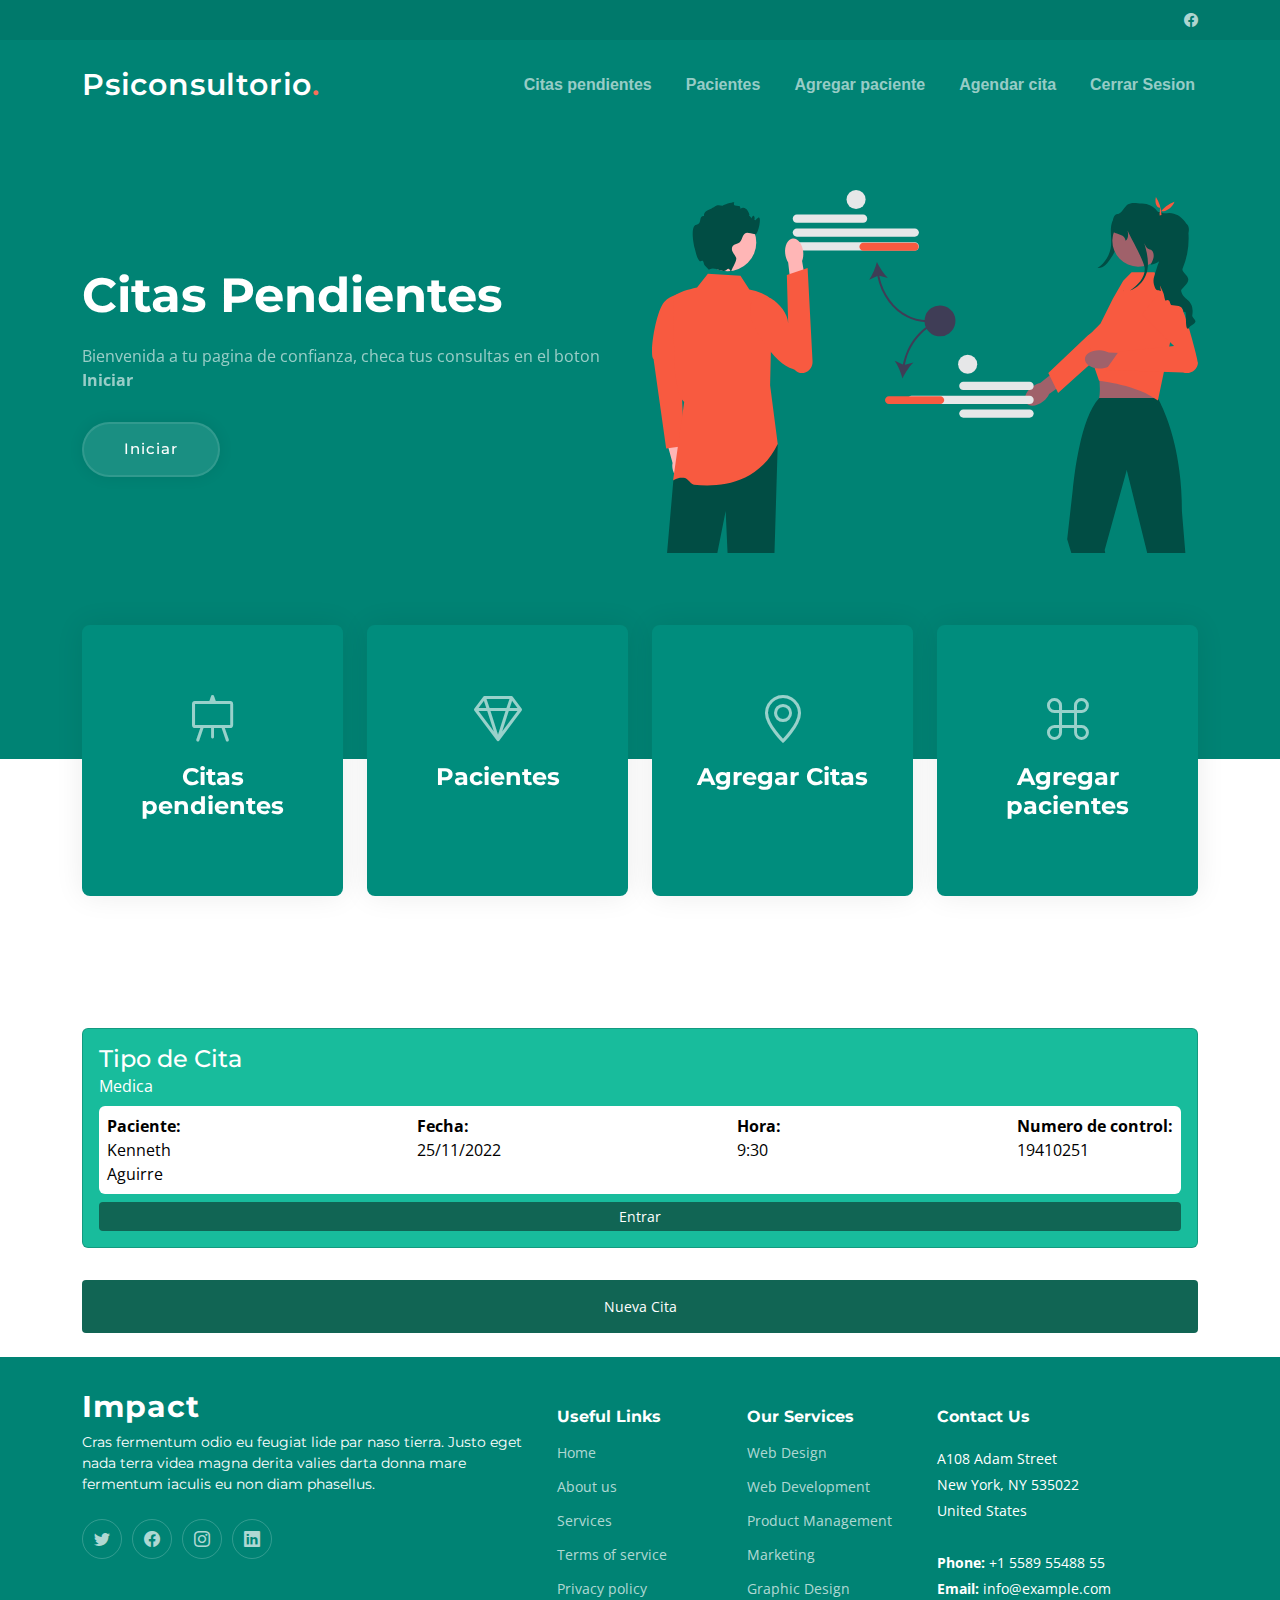
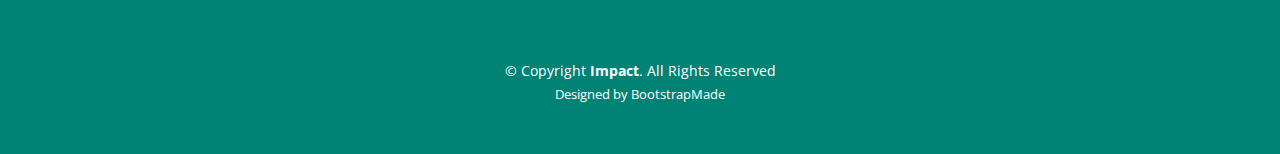
<file: index.html>
<!DOCTYPE html>
<html lang="en">

<head>
    <meta charset="utf-8">
    <meta content="width=device-width, initial-scale=1.0" name="viewport">

    <title>Impact Bootstrap Template - Index</title>
    <meta content="" name="description">
    <meta content="" name="keywords">

    <!-- Favicons -->
    <link href="assets/img/favicon.png" rel="icon">
    <link href="assets/img/apple-touch-icon.png" rel="apple-touch-icon">

    <!-- Google Fonts -->
    <link rel="preconnect" href="https://fonts.googleapis.com">
    <link rel="preconnect" href="https://fonts.gstatic.com" crossorigin>
    <link href="https://fonts.googleapis.com/css2?family=Open+Sans:ital,wght@0,300;0,400;0,500;0,600;0,700;1,300;1,400;1,600;1,700&family=Montserrat:ital,wght@0,300;0,400;0,500;0,600;0,700;1,300;1,400;1,500;1,600;1,700&family=Raleway:ital,wght@0,300;0,400;0,500;0,600;0,700;1,300;1,400;1,500;1,600;1,700&display=swap"
        rel="stylesheet">

    <!-- Vendor CSS Files -->
    <link href="assets/vendor/bootstrap/css/bootstrap.min.css" rel="stylesheet">
    <link href="assets/vendor/bootstrap-icons/bootstrap-icons.css" rel="stylesheet">
    <link href="assets/vendor/aos/aos.css" rel="stylesheet">
    <link href="assets/vendor/glightbox/css/glightbox.min.css" rel="stylesheet">
    <link href="assets/vendor/swiper/swiper-bundle.min.css" rel="stylesheet">

    <!-- Template Main CSS File -->
    <link href="assets/css/main.css" rel="stylesheet">

    <!-- =======================================================
  * Template Name: Impact - v1.1.1
  * Template URL: https://bootstrapmade.com/impact-bootstrap-business-website-template/
  * Author: BootstrapMade.com
  * License: https://bootstrapmade.com/license/
  ======================================================== -->
</head>

<body>

    <!-- ======= Header ======= -->
    <section id="topbar" class="topbar d-flex align-items-center">
        <div class="container d-flex justify-content-center justify-content-md-between">
            <div class="contact-info d-flex align-items-center">

            </div>
            <div class="social-links d-none d-md-flex align-items-center">

                <a href="#" class="facebook"><i class="bi bi-facebook"></i></a>

            </div>
        </div>
    </section>
    <!-- End Top Bar -->

    <header id="header" class="header d-flex align-items-center">

        <div class="container-fluid container-xl d-flex align-items-center justify-content-between">
            <a href="index.html" class="logo d-flex align-items-center">
                <!-- Uncomment the line below if you also wish to use an image logo -->
                <!-- <img src="assets/img/logo.png" alt=""> -->
                <h1>Psiconsultorio<span>.</span></h1>
            </a>
            <nav id="navbar" class="navbar">
                <ul>
                    <li><a href="index.html">Citas pendientes</a></li>

                    <li><a href="pacientes.html">Pacientes</a></li>
                    <li><a href="Add_Paciente.html">Agregar paciente</a></li>
                    <li><a href="Add_Cita.html">Agendar cita</a></li>
                    <li><a href="#contact">Cerrar Sesion</a></li>
                </ul>
            </nav>

            <i class="mobile-nav-toggle mobile-nav-show bi bi-list"></i>
            <i class="mobile-nav-toggle mobile-nav-hide d-none bi bi-x"></i>

        </div>
    </header>
    <!-- End Header -->
    <!-- End Header -->

    <!-- ======= Hero Section ======= -->
    <section id="hero" class="hero">
        <div class="container position-relative">
            <div class="row gy-5" data-aos="fade-in">
                <div class="col-lg-6 order-2 order-lg-1 d-flex flex-column justify-content-center text-center text-lg-start">
                    <h2>Citas Pendientes</h2>
                    <p>Bienvenida a tu pagina de confianza, checa tus consultas en el boton <b>Iniciar</b></p>
                    <div class="d-flex justify-content-center justify-content-lg-start">
                        <a href="#si" class="btn-get-started">Iniciar</a>
                    </div>
                </div>
                <div class="col-lg-6 order-1 order-lg-2">
                    <img src="assets/img/hero-img.svg" class="img-fluid" alt="" data-aos="zoom-out" data-aos-delay="100">
                </div>
            </div>
        </div>

        <div class="icon-boxes position-relative">
            <div class="container position-relative">
                <div class="row gy-4 mt-5">

                    <div class="col-xl-3 col-md-6" data-aos="fade-up" data-aos-delay="100">
                        <div class="icon-box">
                            <div class="icon"><i class="bi bi-easel"></i></div>
                            <h4 class="title"><a href="" class="stretched-link">Citas pendientes</a></h4>
                        </div>
                    </div>
                    <!--End Icon Box -->

                    <div class="col-xl-3 col-md-6" data-aos="fade-up" data-aos-delay="200">
                        <div class="icon-box">
                            <div class="icon"><i class="bi bi-gem"></i></div>
                            <h4 class="title"><a href="" class="stretched-link">Pacientes</a></h4>
                        </div>
                    </div>
                    <!--End Icon Box -->

                    <div class="col-xl-3 col-md-6" data-aos="fade-up" data-aos-delay="300">
                        <div class="icon-box">
                            <div class="icon"><i class="bi bi-geo-alt"></i></div>
                            <h4 class="title"><a href="" class="stretched-link">Agregar Citas</a></h4>
                        </div>
                    </div>
                    <!--End Icon Box -->

                    <div class="col-xl-3 col-md-6" data-aos="fade-up" data-aos-delay="500">
                        <div class="icon-box">
                            <div class="icon"><i class="bi bi-command"></i></div>
                            <h4 class="title">
                                <a href="" class="stretched-link">Agregar pacientes</a>
                            </h4>
                        </div>
                    </div>
                    <!--End Icon Box -->

                </div>
            </div>
        </div>
        <div id="si" style="background-color:white ;"><br><br><br></div>
        </div>
        </div>
    </section>
    <!-- End Hero Section -->

    <main>

        <div class="container ">
            <!--  -->
            <div class="card p-3 " style="background-color:#18bc9c ">
                <div class="ml-3 w-70 ">
                    <h4 class="mb-0 mt-0 " style="color:#ffffff ">Tipo de Cita</h4> <span style="color:#ffffff ">Medica</span>
                    <div class="p-2 mt-2 d-flex justify-content-between rounded text-white stats " style="background-color:#ffffff ">
                        <div class="d-flex flex-column " style="color:#000000 "> <span class="articles "><b>Paciente:</b></span> <span class="number1 ">Kenneth</span> <span class="number1 ">Aguirre</span> </div>
                        <div class="d-flex flex-column " style="color:#000000 "> <span class="rating "><b>Fecha:</b></span> <span class="number3 ">25/11/2022</span> </div>
                        <div class="d-flex flex-column " style="color:#000000 "> <span class="followers "><b>Hora:</b></span> <span class="number2 ">9:30</span> </div>
                        <div class="d-flex flex-column " style="color:#000000 "> <span class="rating "><b>Numero de control:</b></span> <span class="number3 ">19410251</span> </div>
                    </div>
                    <form action="perfil.html">
                        <div class="button mt-2 d-flex flex-row align-items-center ">
                            <button class="btn btn-sm btn-primary w-100 ml-2 " style="background-color:#116554;border:#f4f4f4; " type="submit">Entrar</button>
                            <!-- En este boton quien que al picarle entre a al perfil de la persona correspondiente , similar que al boron de paciente -->

                        </div>
                    </form>
                </div>
            </div>
            <br>
            <!--  -->
        </div>
        <div class="container ">
            <form action="Add_Cita.html">
                <button class="btn btn-sm btn-primary w-100 h-100 p-3 mt-2 " style="background-color:#116554;border:#f4f4f4; " type="submit ">Nueva Cita</button>
                <br><br>
            </form>

        </div>
        <!-- for card end-->


    </main>
    <!-- End #main -->

    <!-- ======= Footer ======= -->
    <footer id="footer " class="footer ">

        <div class="container ">
            <div class="row gy-4 ">
                <div class="col-lg-5 col-md-12 footer-info ">
                    <a href="index.html " class="logo d-flex align-items-center ">
                        <span>Impact</span>
                    </a>
                    <p>Cras fermentum odio eu feugiat lide par naso tierra. Justo eget nada terra videa magna derita valies darta donna mare fermentum iaculis eu non diam phasellus.</p>
                    <div class="social-links d-flex mt-4 ">
                        <a href="# " class="twitter "><i class="bi bi-twitter "></i></a>
                        <a href="# " class="facebook "><i class="bi bi-facebook "></i></a>
                        <a href="# " class="instagram "><i class="bi bi-instagram "></i></a>
                        <a href="# " class="linkedin "><i class="bi bi-linkedin "></i></a>
                    </div>
                </div>

                <div class="col-lg-2 col-6 footer-links ">
                    <h4>Useful Links</h4>
                    <ul>
                        <li><a href="# ">Home</a></li>
                        <li><a href="# ">About us</a></li>
                        <li><a href="# ">Services</a></li>
                        <li><a href="# ">Terms of service</a></li>
                        <li><a href="# ">Privacy policy</a></li>
                    </ul>
                </div>

                <div class="col-lg-2 col-6 footer-links ">
                    <h4>Our Services</h4>
                    <ul>
                        <li><a href="# ">Web Design</a></li>
                        <li><a href="# ">Web Development</a></li>
                        <li><a href="# ">Product Management</a></li>
                        <li><a href="# ">Marketing</a></li>
                        <li><a href="# ">Graphic Design</a></li>
                    </ul>
                </div>

                <div class="col-lg-3 col-md-12 footer-contact text-center text-md-start ">
                    <h4>Contact Us</h4>
                    <p>
                        A108 Adam Street <br> New York, NY 535022<br> United States <br><br>
                        <strong>Phone:</strong> +1 5589 55488 55<br>
                        <strong>Email:</strong> info@example.com<br>
                    </p>

                </div>

            </div>
        </div>

        <div class="container mt-4 ">
            <div class="copyright ">
                &copy; Copyright <strong><span>Impact</span></strong>. All Rights Reserved
            </div>
            <div class="credits ">
                <!-- All the links in the footer should remain intact. -->
                <!-- You can delete the links only if you purchased the pro version. -->
                <!-- Licensing information: https://bootstrapmade.com/license/ -->
                <!-- Purchase the pro version with working PHP/AJAX contact form: https://bootstrapmade.com/impact-bootstrap-business-website-template/ -->
                Designed by <a href="https://bootstrapmade.com/ ">BootstrapMade</a>
            </div>
        </div>

    </footer>
    <!-- End Footer -->
    <!-- End Footer -->

    <a href="# " class="scroll-top d-flex align-items-center justify-content-center "><i class="bi bi-arrow-up-short "></i></a>

    <div id="preloader "></div>

    <!-- Vendor JS Files -->
    <script src="assets/vendor/bootstrap/js/bootstrap.bundle.min.js "></script>
    <script src="assets/vendor/aos/aos.js "></script>
    <script src="assets/vendor/glightbox/js/glightbox.min.js "></script>
    <script src="assets/vendor/purecounter/purecounter_vanilla.js "></script>
    <script src="assets/vendor/swiper/swiper-bundle.min.js "></script>
    <script src="assets/vendor/isotope-layout/isotope.pkgd.min.js "></script>
    <script src="assets/vendor/php-email-form/validate.js "></script>

    <!-- Template Main JS File -->
    <script src="assets/js/main.js "></script>

</body>

</html>
</file>
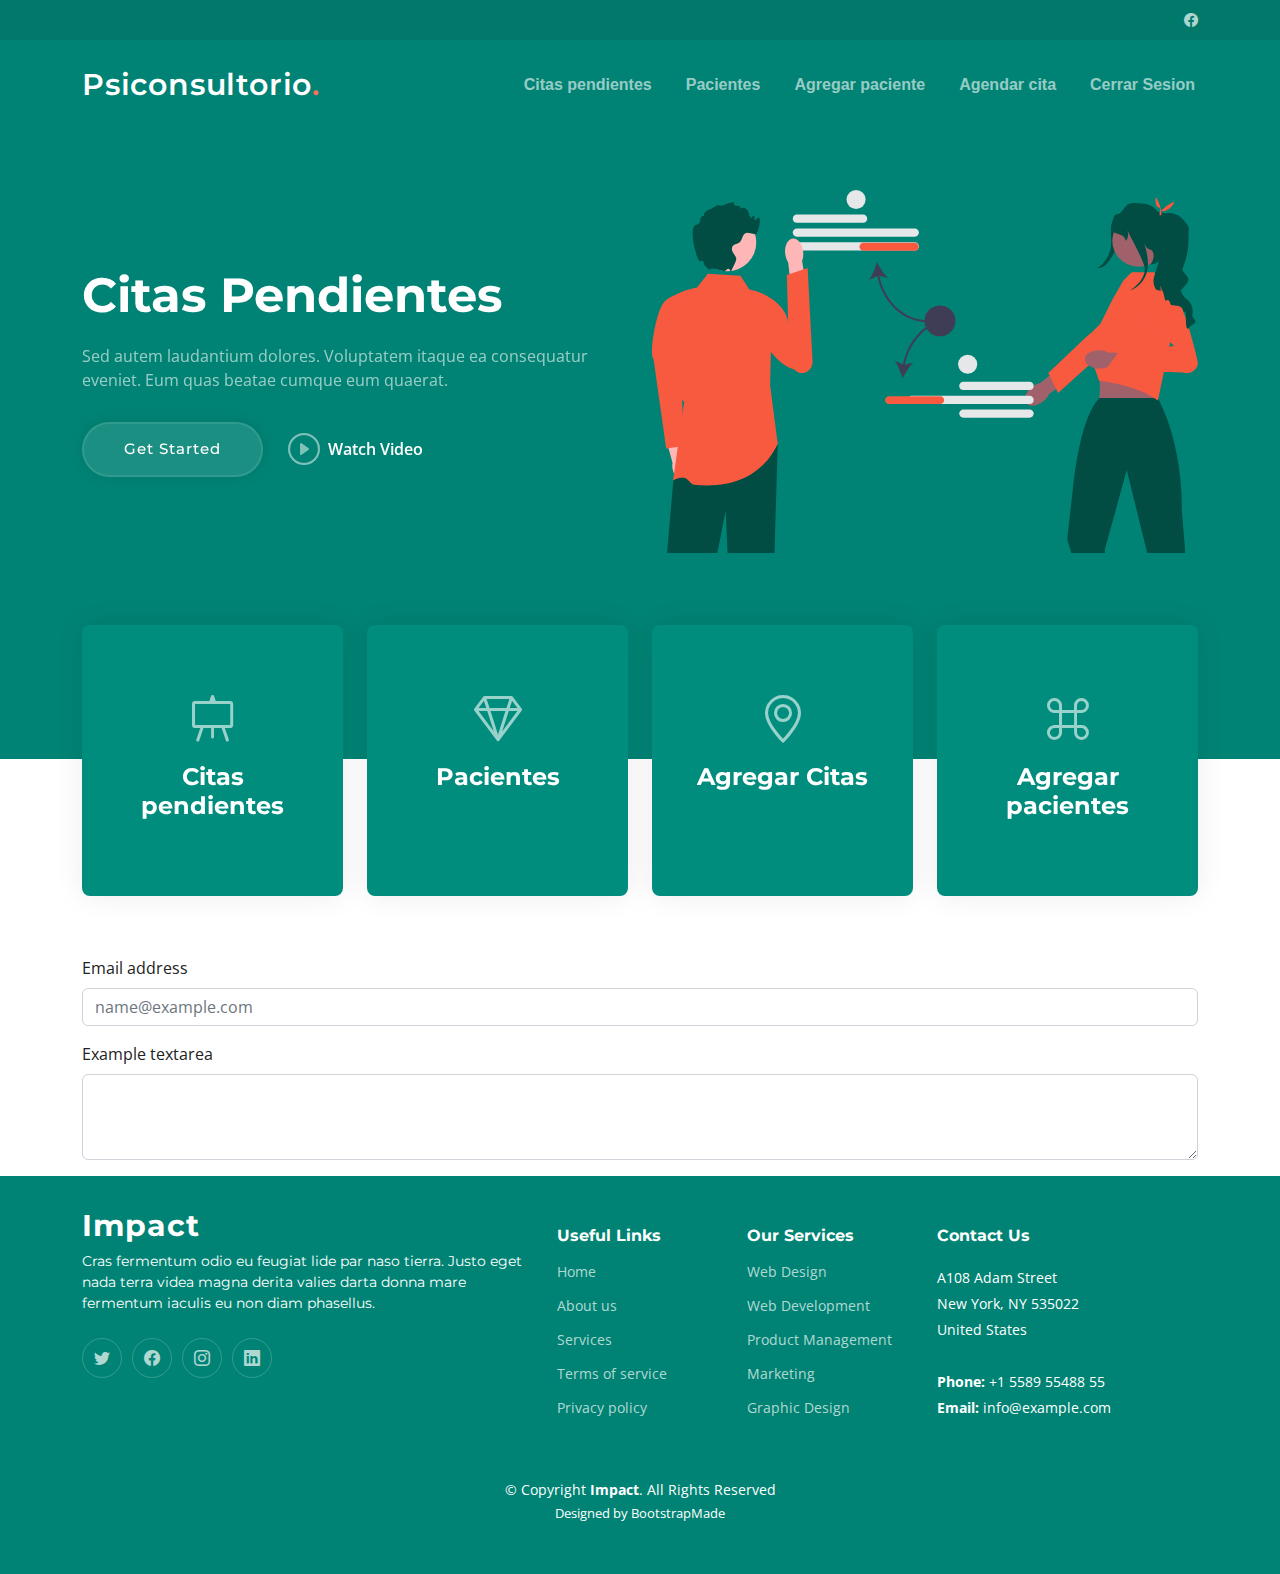
<file: Impact/Impact/index.html>
<!DOCTYPE html>
<html lang="en">

<head>
    <meta charset="utf-8">
    <meta content="width=device-width, initial-scale=1.0" name="viewport">

    <title>Impact Bootstrap Template - Index</title>
    <meta content="" name="description">
    <meta content="" name="keywords">

    <!-- Favicons -->
    <link href="assets/img/favicon.png" rel="icon">
    <link href="assets/img/apple-touch-icon.png" rel="apple-touch-icon">

    <!-- Google Fonts -->
    <link rel="preconnect" href="https://fonts.googleapis.com">
    <link rel="preconnect" href="https://fonts.gstatic.com" crossorigin>
    <link href="https://fonts.googleapis.com/css2?family=Open+Sans:ital,wght@0,300;0,400;0,500;0,600;0,700;1,300;1,400;1,600;1,700&family=Montserrat:ital,wght@0,300;0,400;0,500;0,600;0,700;1,300;1,400;1,500;1,600;1,700&family=Raleway:ital,wght@0,300;0,400;0,500;0,600;0,700;1,300;1,400;1,500;1,600;1,700&display=swap"
        rel="stylesheet">

    <!-- Vendor CSS Files -->
    <link href="assets/vendor/bootstrap/css/bootstrap.min.css" rel="stylesheet">
    <link href="assets/vendor/bootstrap-icons/bootstrap-icons.css" rel="stylesheet">
    <link href="assets/vendor/aos/aos.css" rel="stylesheet">
    <link href="assets/vendor/glightbox/css/glightbox.min.css" rel="stylesheet">
    <link href="assets/vendor/swiper/swiper-bundle.min.css" rel="stylesheet">

    <!-- Template Main CSS File -->
    <link href="assets/css/main.css" rel="stylesheet">

    <!-- =======================================================
  * Template Name: Impact - v1.1.1
  * Template URL: https://bootstrapmade.com/impact-bootstrap-business-website-template/
  * Author: BootstrapMade.com
  * License: https://bootstrapmade.com/license/
  ======================================================== -->
</head>

<body>

    <!-- ======= Header ======= -->
    <section id="topbar" class="topbar d-flex align-items-center">
        <div class="container d-flex justify-content-center justify-content-md-between">
            <div class="contact-info d-flex align-items-center">

            </div>
            <div class="social-links d-none d-md-flex align-items-center">

                <a href="#" class="facebook"><i class="bi bi-facebook"></i></a>

            </div>
        </div>
    </section>
    <!-- End Top Bar -->

    <header id="header" class="header d-flex align-items-center">

        <div class="container-fluid container-xl d-flex align-items-center justify-content-between">
            <a href="index.html" class="logo d-flex align-items-center">
                <!-- Uncomment the line below if you also wish to use an image logo -->
                <!-- <img src="assets/img/logo.png" alt=""> -->
                <h1>Psiconsultorio<span>.</span></h1>
            </a>
            <nav id="navbar" class="navbar">
                <ul>
                    <li><a href="index.html">Citas pendientes</a></li>

                    <li><a href="blog.html">Pacientes</a></li>
                    <li><a href="blog2.html">Agregar paciente</a></li>
                    <li><a href="blog3.html">Agendar cita</a></li>
                    <li><a href="#contact">Cerrar Sesion</a></li>
                </ul>
            </nav>

            <i class="mobile-nav-toggle mobile-nav-show bi bi-list"></i>
            <i class="mobile-nav-toggle mobile-nav-hide d-none bi bi-x"></i>

        </div>
    </header>
    <!-- End Header -->
    <!-- End Header -->

    <!-- ======= Hero Section ======= -->
    <section id="hero" class="hero">
        <div class="container position-relative">
            <div class="row gy-5" data-aos="fade-in">
                <div class="col-lg-6 order-2 order-lg-1 d-flex flex-column justify-content-center text-center text-lg-start">
                    <h2>Citas Pendientes</h2>
                    <p>Sed autem laudantium dolores. Voluptatem itaque ea consequatur eveniet. Eum quas beatae cumque eum quaerat.</p>
                    <div class="d-flex justify-content-center justify-content-lg-start">
                        <a href="#about" class="btn-get-started">Get Started</a>
                        <a href="https://www.youtube.com/watch?v=LXb3EKWsInQ" class="glightbox btn-watch-video d-flex align-items-center"><i class="bi bi-play-circle"></i><span>Watch Video</span></a>
                    </div>
                </div>
                <div class="col-lg-6 order-1 order-lg-2">
                    <img src="assets/img/hero-img.svg" class="img-fluid" alt="" data-aos="zoom-out" data-aos-delay="100">
                </div>
            </div>
        </div>

        <div class="icon-boxes position-relative">
            <div class="container position-relative">
                <div class="row gy-4 mt-5">

                    <div class="col-xl-3 col-md-6" data-aos="fade-up" data-aos-delay="100">
                        <div class="icon-box">
                            <div class="icon"><i class="bi bi-easel"></i></div>
                            <h4 class="title"><a href="" class="stretched-link">Citas pendientes</a></h4>
                        </div>
                    </div>
                    <!--End Icon Box -->

                    <div class="col-xl-3 col-md-6" data-aos="fade-up" data-aos-delay="200">
                        <div class="icon-box">
                            <div class="icon"><i class="bi bi-gem"></i></div>
                            <h4 class="title"><a href="" class="stretched-link">Pacientes</a></h4>
                        </div>
                    </div>
                    <!--End Icon Box -->

                    <div class="col-xl-3 col-md-6" data-aos="fade-up" data-aos-delay="300">
                        <div class="icon-box">
                            <div class="icon"><i class="bi bi-geo-alt"></i></div>
                            <h4 class="title"><a href="" class="stretched-link">Agregar Citas</a></h4>
                        </div>
                    </div>
                    <!--End Icon Box -->

                    <div class="col-xl-3 col-md-6" data-aos="fade-up" data-aos-delay="500">
                        <div class="icon-box">
                            <div class="icon"><i class="bi bi-command"></i></div>
                            <h4 class="title">
                                <a href="" class="stretched-link">Agregar pacientes</a>
                            </h4>
                        </div>
                    </div>
                    <!--End Icon Box -->

                </div>
            </div>
        </div>

        </div>
    </section>
    <!-- End Hero Section -->

    <main>
        <div class="container">
            <div class="mb-3">
                <label for="exampleFormControlInput1" class="form-label">Email address</label>
                <input type="email" class="form-control" id="exampleFormControlInput1" placeholder="name@example.com">
            </div>
            <div class="mb-3">
                <label for="exampleFormControlTextarea1" class="form-label">Example textarea</label>
                <textarea class="form-control" id="exampleFormControlTextarea1" rows="3"></textarea>
            </div>
        </div>
        <div class="container">

        </div>
    </main>
    <!-- End #main -->

    <!-- ======= Footer ======= -->
    <footer id="footer" class="footer">

        <div class="container">
            <div class="row gy-4">
                <div class="col-lg-5 col-md-12 footer-info">
                    <a href="index.html" class="logo d-flex align-items-center">
                        <span>Impact</span>
                    </a>
                    <p>Cras fermentum odio eu feugiat lide par naso tierra. Justo eget nada terra videa magna derita valies darta donna mare fermentum iaculis eu non diam phasellus.</p>
                    <div class="social-links d-flex mt-4">
                        <a href="#" class="twitter"><i class="bi bi-twitter"></i></a>
                        <a href="#" class="facebook"><i class="bi bi-facebook"></i></a>
                        <a href="#" class="instagram"><i class="bi bi-instagram"></i></a>
                        <a href="#" class="linkedin"><i class="bi bi-linkedin"></i></a>
                    </div>
                </div>

                <div class="col-lg-2 col-6 footer-links">
                    <h4>Useful Links</h4>
                    <ul>
                        <li><a href="#">Home</a></li>
                        <li><a href="#">About us</a></li>
                        <li><a href="#">Services</a></li>
                        <li><a href="#">Terms of service</a></li>
                        <li><a href="#">Privacy policy</a></li>
                    </ul>
                </div>

                <div class="col-lg-2 col-6 footer-links">
                    <h4>Our Services</h4>
                    <ul>
                        <li><a href="#">Web Design</a></li>
                        <li><a href="#">Web Development</a></li>
                        <li><a href="#">Product Management</a></li>
                        <li><a href="#">Marketing</a></li>
                        <li><a href="#">Graphic Design</a></li>
                    </ul>
                </div>

                <div class="col-lg-3 col-md-12 footer-contact text-center text-md-start">
                    <h4>Contact Us</h4>
                    <p>
                        A108 Adam Street <br> New York, NY 535022<br> United States <br><br>
                        <strong>Phone:</strong> +1 5589 55488 55<br>
                        <strong>Email:</strong> info@example.com<br>
                    </p>

                </div>

            </div>
        </div>

        <div class="container mt-4">
            <div class="copyright">
                &copy; Copyright <strong><span>Impact</span></strong>. All Rights Reserved
            </div>
            <div class="credits">
                <!-- All the links in the footer should remain intact. -->
                <!-- You can delete the links only if you purchased the pro version. -->
                <!-- Licensing information: https://bootstrapmade.com/license/ -->
                <!-- Purchase the pro version with working PHP/AJAX contact form: https://bootstrapmade.com/impact-bootstrap-business-website-template/ -->
                Designed by <a href="https://bootstrapmade.com/">BootstrapMade</a>
            </div>
        </div>

    </footer>
    <!-- End Footer -->
    <!-- End Footer -->

    <a href="#" class="scroll-top d-flex align-items-center justify-content-center"><i class="bi bi-arrow-up-short"></i></a>

    <div id="preloader"></div>

    <!-- Vendor JS Files -->
    <script src="assets/vendor/bootstrap/js/bootstrap.bundle.min.js"></script>
    <script src="assets/vendor/aos/aos.js"></script>
    <script src="assets/vendor/glightbox/js/glightbox.min.js"></script>
    <script src="assets/vendor/purecounter/purecounter_vanilla.js"></script>
    <script src="assets/vendor/swiper/swiper-bundle.min.js"></script>
    <script src="assets/vendor/isotope-layout/isotope.pkgd.min.js"></script>
    <script src="assets/vendor/php-email-form/validate.js"></script>

    <!-- Template Main JS File -->
    <script src="assets/js/main.js"></script>

</body>

</html>
</file>
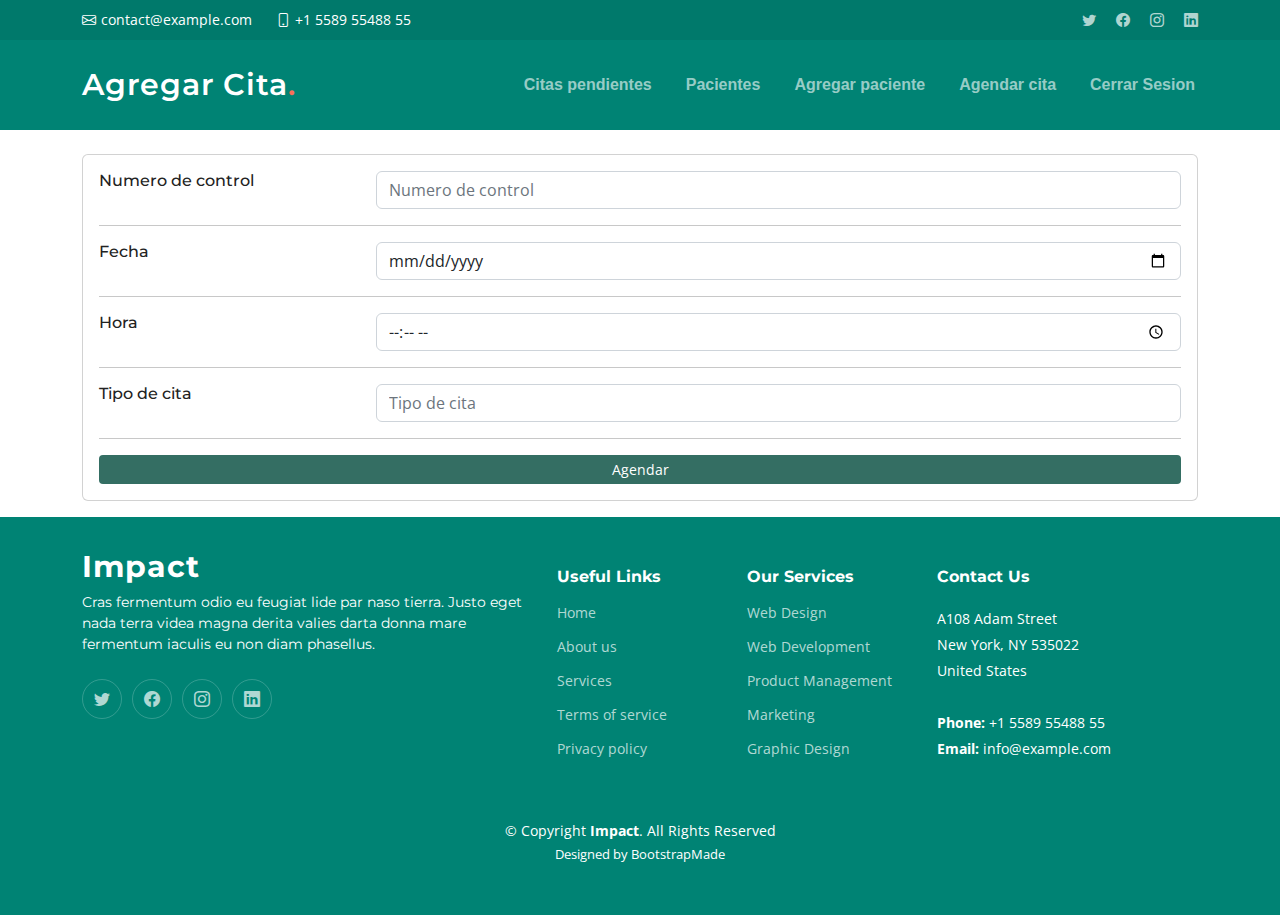
<file: Add_Cita.html>
<!DOCTYPE html>
<html lang="en">

<head>
    <meta charset="utf-8">
    <meta content="width=device-width, initial-scale=1.0" name="viewport">

    <title>Impact Bootstrap Template - Blog</title>
    <meta content="" name="description">
    <meta content="" name="keywords">

    <!-- Favicons -->
    <link href="assets/img/favicon.png" rel="icon">
    <link href="assets/img/apple-touch-icon.png" rel="apple-touch-icon">

    <!-- Google Fonts -->
    <link rel="preconnect" href="https://fonts.googleapis.com">
    <link rel="preconnect" href="https://fonts.gstatic.com" crossorigin>
    <link href="https://fonts.googleapis.com/css2?family=Open+Sans:ital,wght@0,300;0,400;0,500;0,600;0,700;1,300;1,400;1,600;1,700&family=Montserrat:ital,wght@0,300;0,400;0,500;0,600;0,700;1,300;1,400;1,500;1,600;1,700&family=Raleway:ital,wght@0,300;0,400;0,500;0,600;0,700;1,300;1,400;1,500;1,600;1,700&display=swap"
        rel="stylesheet">

    <!-- Vendor CSS Files -->
    <link href="assets/vendor/bootstrap/css/bootstrap.min.css" rel="stylesheet">
    <link href="assets/vendor/bootstrap-icons/bootstrap-icons.css" rel="stylesheet">
    <link href="assets/vendor/aos/aos.css" rel="stylesheet">
    <link href="assets/vendor/glightbox/css/glightbox.min.css" rel="stylesheet">
    <link href="assets/vendor/swiper/swiper-bundle.min.css" rel="stylesheet">

    <!-- Template Main CSS File -->
    <link href="assets/css/main.css" rel="stylesheet">

    <!-- =======================================================
  * Template Name: Impact - v1.1.1
  * Template URL: https://bootstrapmade.com/impact-bootstrap-business-website-template/
  * Author: BootstrapMade.com
  * License: https://bootstrapmade.com/license/
  ======================================================== -->
</head>

<body>

    <!-- ======= Header ======= -->
    <section id="topbar" class="topbar d-flex align-items-center">
        <div class="container d-flex justify-content-center justify-content-md-between">
            <div class="contact-info d-flex align-items-center">
                <i class="bi bi-envelope d-flex align-items-center"><a href="mailto:contact@example.com">contact@example.com</a></i>
                <i class="bi bi-phone d-flex align-items-center ms-4"><span>+1 5589 55488 55</span></i>
            </div>
            <div class="social-links d-none d-md-flex align-items-center">
                <a href="#" class="twitter"><i class="bi bi-twitter"></i></a>
                <a href="#" class="facebook"><i class="bi bi-facebook"></i></a>
                <a href="#" class="instagram"><i class="bi bi-instagram"></i></a>
                <a href="#" class="linkedin"><i class="bi bi-linkedin"></i></i></a>
            </div>
        </div>
    </section>
    <!-- End Top Bar -->

    <header id="header" class="header d-flex align-items-center">

        <div class="container-fluid container-xl d-flex align-items-center justify-content-between">
            <a href="index.html" class="logo d-flex align-items-center">
                <!-- Uncomment the line below if you also wish to use an image logo -->
                <!-- <img src="assets/img/logo.png" alt=""> -->
                <h1>Agregar Cita<span>.</span></h1>
            </a>
            <nav id="navbar" class="navbar">
                <ul>
                    <li><a href="index.html">Citas pendientes</a></li>

                    <li><a href="pacientes.html">Pacientes</a></li>
                    <li><a href="Add_Paciente.html">Agregar paciente</a></li>
                    <li><a href="Add_Cita.html">Agendar cita</a></li>
                    <li><a href="#contact">Cerrar Sesion</a></li>
                </ul>
            </nav>
            <!-- .navbar -->

            <i class="mobile-nav-toggle mobile-nav-show bi bi-list"></i>
            <i class="mobile-nav-toggle mobile-nav-hide d-none bi bi-x"></i>

        </div>
    </header>
    <!-- End Header -->
    <!-- End Header -->

    <main id="main">

        <div class="container align-items-center ">
            <br>
            <div class="col-md-20">
                <form action="Add_Cita.html">
                    <div class="card mb-3">
                        <div class="card-body">

                            <div class="row">
                                <div class="col-sm-3">
                                    <h6 class="mb-0">Numero de control</h6>
                                </div>
                                <div class="col-sm-9 text-secondary">
                                    <input type="text" class="form-control" placeholder="Numero de control" aria-label="Numero de control" aria-describedby="basic-addon2">
                                </div>
                            </div>
                            <hr>
                            <div class="row">
                                <div class="col-sm-3">
                                    <h6 class="mb-0">Fecha</h6>
                                </div>
                                <div class="col-sm-9 text-secondary">
                                    <input type="date" class="form-control" placeholder="Fecha" aria-label="Fecha" aria-describedby="basic-addon2">
                                </div>
                            </div>
                            <hr>
                            <div class="row">
                                <div class="col-sm-3">
                                    <h6 class="mb-0">Hora</h6>
                                </div>
                                <div class="col-sm-9 text-secondary">
                                    <input type="time" class="form-control" placeholder="Hora" aria-label="Hora" aria-describedby="basic-addon2">
                                </div>
                            </div>
                            <hr>
                            <div class="row">
                                <div class="col-sm-3">
                                    <h6 class="mb-0">Tipo de cita</h6>
                                </div>
                                <div class="col-sm-9 text-secondary">
                                    <input type="text" class="form-control" placeholder="Tipo de cita" aria-label="Tipo de cita" aria-describedby="basic-addon2">
                                </div>
                            </div>

                            <hr>

                            <div class="row">
                                <div class="col-sm-12">
                                    <input class="btn btn-sm btn-primary w-100 ml-2 " style="background-color:#346e63;border:#f4f4f4; " target="__blank" value="Agendar" type="submit">
                                </div>
                            </div>
                        </div>
                    </div>
                </form>


            </div>
        </div>

    </main>
    <!-- End #main -->

    <!-- ======= Footer ======= -->
    <footer id="footer" class="footer">

        <div class="container">
            <div class="row gy-4">
                <div class="col-lg-5 col-md-12 footer-info">
                    <a href="index.html" class="logo d-flex align-items-center">
                        <span>Impact</span>
                    </a>
                    <p>Cras fermentum odio eu feugiat lide par naso tierra. Justo eget nada terra videa magna derita valies darta donna mare fermentum iaculis eu non diam phasellus.</p>
                    <div class="social-links d-flex mt-4">
                        <a href="#" class="twitter"><i class="bi bi-twitter"></i></a>
                        <a href="#" class="facebook"><i class="bi bi-facebook"></i></a>
                        <a href="#" class="instagram"><i class="bi bi-instagram"></i></a>
                        <a href="#" class="linkedin"><i class="bi bi-linkedin"></i></a>
                    </div>
                </div>

                <div class="col-lg-2 col-6 footer-links">
                    <h4>Useful Links</h4>
                    <ul>
                        <li><a href="#">Home</a></li>
                        <li><a href="#">About us</a></li>
                        <li><a href="#">Services</a></li>
                        <li><a href="#">Terms of service</a></li>
                        <li><a href="#">Privacy policy</a></li>
                    </ul>
                </div>

                <div class="col-lg-2 col-6 footer-links">
                    <h4>Our Services</h4>
                    <ul>
                        <li><a href="#">Web Design</a></li>
                        <li><a href="#">Web Development</a></li>
                        <li><a href="#">Product Management</a></li>
                        <li><a href="#">Marketing</a></li>
                        <li><a href="#">Graphic Design</a></li>
                    </ul>
                </div>

                <div class="col-lg-3 col-md-12 footer-contact text-center text-md-start">
                    <h4>Contact Us</h4>
                    <p>
                        A108 Adam Street <br> New York, NY 535022<br> United States <br><br>
                        <strong>Phone:</strong> +1 5589 55488 55<br>
                        <strong>Email:</strong> info@example.com<br>
                    </p>

                </div>

            </div>
        </div>

        <div class="container mt-4">
            <div class="copyright">
                &copy; Copyright <strong><span>Impact</span></strong>. All Rights Reserved
            </div>
            <div class="credits">
                <!-- All the links in the footer should remain intact. -->
                <!-- You can delete the links only if you purchased the pro version. -->
                <!-- Licensing information: https://bootstrapmade.com/license/ -->
                <!-- Purchase the pro version with working PHP/AJAX contact form: https://bootstrapmade.com/impact-bootstrap-business-website-template/ -->
                Designed by <a href="https://bootstrapmade.com/">BootstrapMade</a>
            </div>
        </div>

    </footer>
    <!-- End Footer -->
    <!-- End Footer -->

    <a href="#" class="scroll-top d-flex align-items-center justify-content-center"><i class="bi bi-arrow-up-short"></i></a>

    <div id="preloader"></div>

    <!-- Vendor JS Files -->
    <script src="assets/vendor/bootstrap/js/bootstrap.bundle.min.js"></script>
    <script src="assets/vendor/aos/aos.js"></script>
    <script src="assets/vendor/glightbox/js/glightbox.min.js"></script>
    <script src="assets/vendor/purecounter/purecounter_vanilla.js"></script>
    <script src="assets/vendor/swiper/swiper-bundle.min.js"></script>
    <script src="assets/vendor/isotope-layout/isotope.pkgd.min.js"></script>
    <script src="assets/vendor/php-email-form/validate.js"></script>

    <!-- Template Main JS File -->
    <script src="assets/js/main.js"></script>

</body>

</html>
</file>
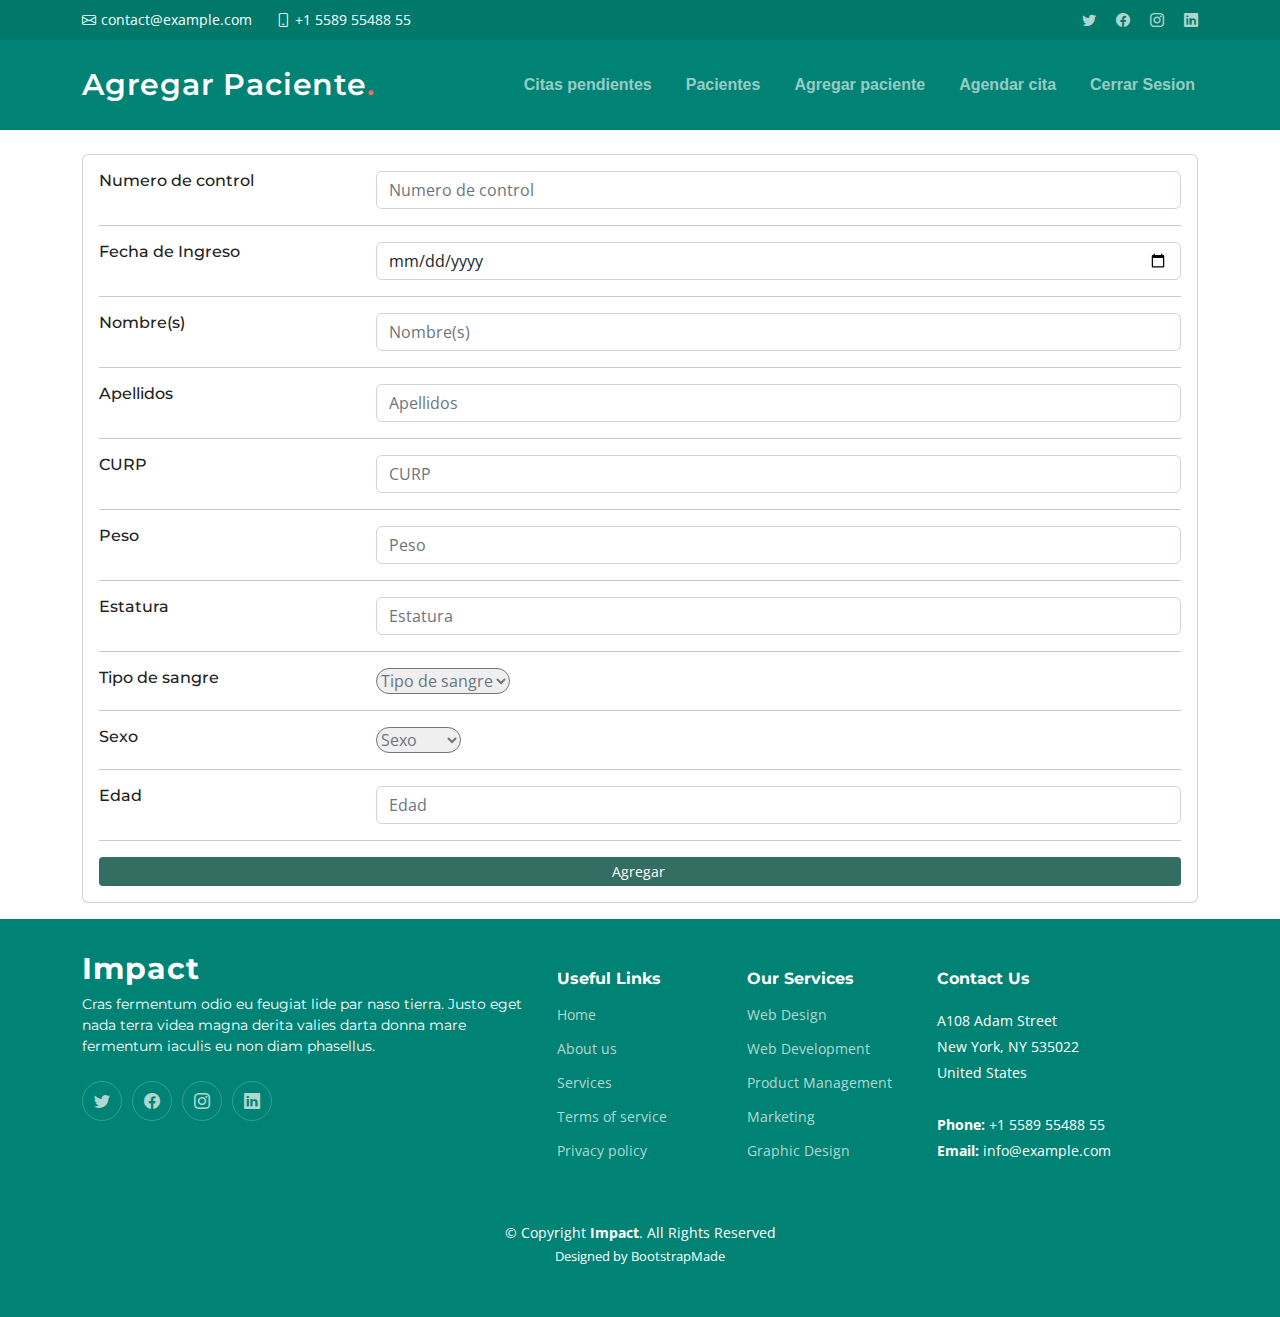
<file: Add_Paciente.html>
<!DOCTYPE html>
<html lang="en">

<head>
    <meta charset="utf-8">
    <meta content="width=device-width, initial-scale=1.0" name="viewport">

    <title>Impact Bootstrap Template - Blog</title>
    <meta content="" name="description">
    <meta content="" name="keywords">

    <!-- Favicons -->
    <link href="assets/img/favicon.png" rel="icon">
    <link href="assets/img/apple-touch-icon.png" rel="apple-touch-icon">

    <!-- Google Fonts -->
    <link rel="preconnect" href="https://fonts.googleapis.com">
    <link rel="preconnect" href="https://fonts.gstatic.com" crossorigin>
    <link href="https://fonts.googleapis.com/css2?family=Open+Sans:ital,wght@0,300;0,400;0,500;0,600;0,700;1,300;1,400;1,600;1,700&family=Montserrat:ital,wght@0,300;0,400;0,500;0,600;0,700;1,300;1,400;1,500;1,600;1,700&family=Raleway:ital,wght@0,300;0,400;0,500;0,600;0,700;1,300;1,400;1,500;1,600;1,700&display=swap"
        rel="stylesheet">

    <!-- Vendor CSS Files -->
    <link href="assets/vendor/bootstrap/css/bootstrap.min.css" rel="stylesheet">
    <link href="assets/vendor/bootstrap-icons/bootstrap-icons.css" rel="stylesheet">
    <link href="assets/vendor/aos/aos.css" rel="stylesheet">
    <link href="assets/vendor/glightbox/css/glightbox.min.css" rel="stylesheet">
    <link href="assets/vendor/swiper/swiper-bundle.min.css" rel="stylesheet">

    <!-- Template Main CSS File -->
    <link href="assets/css/main.css" rel="stylesheet">

    <!-- =======================================================
  * Template Name: Impact - v1.1.1
  * Template URL: https://bootstrapmade.com/impact-bootstrap-business-website-template/
  * Author: BootstrapMade.com
  * License: https://bootstrapmade.com/license/
  ======================================================== -->
</head>

<body>

    <!-- ======= Header ======= -->
    <section id="topbar" class="topbar d-flex align-items-center">
        <div class="container d-flex justify-content-center justify-content-md-between">
            <div class="contact-info d-flex align-items-center">
                <i class="bi bi-envelope d-flex align-items-center"><a href="mailto:contact@example.com">contact@example.com</a></i>
                <i class="bi bi-phone d-flex align-items-center ms-4"><span>+1 5589 55488 55</span></i>
            </div>
            <div class="social-links d-none d-md-flex align-items-center">
                <a href="#" class="twitter"><i class="bi bi-twitter"></i></a>
                <a href="#" class="facebook"><i class="bi bi-facebook"></i></a>
                <a href="#" class="instagram"><i class="bi bi-instagram"></i></a>
                <a href="#" class="linkedin"><i class="bi bi-linkedin"></i></i></a>
            </div>
        </div>
    </section>
    <!-- End Top Bar -->

    <header id="header" class="header d-flex align-items-center">

        <div class="container-fluid container-xl d-flex align-items-center justify-content-between">
            <a href="index.html" class="logo d-flex align-items-center">
                <!-- Uncomment the line below if you also wish to use an image logo -->
                <!-- <img src="assets/img/logo.png" alt=""> -->
                <h1>Agregar Paciente<span>.</span></h1>
            </a>
            <nav id="navbar" class="navbar">
                <ul>
                    <li><a href="index.html">Citas pendientes</a></li>

                    <li><a href="pacientes.html">Pacientes</a></li>
                    <li><a href="Add_Paciente.html">Agregar paciente</a></li>
                    <li><a href="Add_Cita.html">Agendar cita</a></li>
                    <li><a href="#contact">Cerrar Sesion</a></li>
                </ul>
            </nav>
            <!-- .navbar -->

            <i class="mobile-nav-toggle mobile-nav-show bi bi-list"></i>
            <i class="mobile-nav-toggle mobile-nav-hide d-none bi bi-x"></i>

        </div>
    </header>
    <!-- End Header -->
    <!-- End Header -->

    <main id="main">
        <div class="container align-items-center ">
            <br>
            <div class="col-md-20">
                <form action="Add_Cita.html">
                    <div class="card mb-3">
                        <div class="card-body">
                            <div class="row">
                                <div class="col-sm-3">
                                    <h6 class="mb-0">Numero de control</h6>
                                </div>
                                <div class="col-sm-9 text-secondary">
                                    <input type="text" class="form-control" placeholder="Numero de control" aria-label="Numero de control" aria-describedby="basic-addon2">
                                </div>
                            </div>
                            <hr>
                            <div class="row">
                                <div class="col-sm-3">
                                    <h6 class="mb-0">Fecha de Ingreso</h6>
                                </div>
                                <div class="col-sm-9 text-secondary">
                                    <input type="date" class="form-control" placeholder="Fecha" aria-label="Fecha" aria-describedby="basic-addon2">
                                </div>
                            </div>
                            <hr>
                            <div class="row">
                                <div class="col-sm-3">
                                    <h6 class="mb-0">Nombre(s)</h6>
                                </div>
                                <div class="col-sm-9 text-secondary">
                                    <input type="text" class="form-control" placeholder="Nombre(s)" aria-label="Nombre(s)" aria-describedby="basic-addon2">
                                </div>
                            </div>
                            <hr>
                            <div class="row">
                                <div class="col-sm-3">
                                    <h6 class="mb-0">Apellidos</h6>
                                </div>
                                <div class="col-sm-9 text-secondary">
                                    <input type="text" class="form-control" placeholder="Apellidos" aria-label="Apellidos" aria-describedby="basic-addon2">
                                </div>
                            </div>
                            <hr>
                            <div class="row">
                                <div class="col-sm-3">
                                    <h6 class="mb-0">CURP</h6>
                                </div>
                                <div class="col-sm-9 text-secondary">
                                    <input type="text" class="form-control" placeholder="CURP" aria-label="CURP" aria-describedby="basic-addon2" maxlength="18">
                                </div>
                            </div>
                            <hr>
                            <div class="row">
                                <div class="col-sm-3">
                                    <h6 class="mb-0">Peso</h6>
                                </div>
                                <div class="col-sm-9 text-secondary">
                                    <input type="number" class="form-control" placeholder="Peso" aria-label="Peso" aria-describedby="basic-addon2" maxlength="18">
                                </div>
                            </div>
                            <hr>
                            <div class="row">
                                <div class="col-sm-3">
                                    <h6 class="mb-0">Estatura</h6>
                                </div>
                                <div class="col-sm-9 text-secondary">
                                    <input type="number" class="form-control" placeholder="Estatura" aria-label="Estatura   " aria-describedby="basic-addon2" maxlength="18">
                                </div>
                            </div>
                            <hr>
                            <div class="row">
                                <div class="col-sm-3">
                                    <h6 class="mb-0">Tipo de sangre</h6>
                                </div>
                                <div class="col-sm-9 text-secondary">
                                    <div class="col-sm-9 ">
                                        <select class="mdb-select md-form text-secondary" style="border-radius:25px ;">
                                          <option value="" disabled selected>Tipo de sangre</option>
                                          <option value="1">A+</option>
                                          <option value="2">A-</option>
                                          <option value="3">B+</option>
                                          <option value="4">B-</option>
                                          <option value="5">AB+</option>
                                          <option value="6">AB-</option>
                                          <option value="7">O+</option>
                                          <option value="8">O-</option>
                                            
                                        </select>

                                    </div>
                                </div>
                            </div>
                            <hr>
                            <div class="row">
                                <div class="col-sm-3">
                                    <h6 class="mb-0">Sexo</h6>
                                </div>
                                <div class="col-sm-9 text-secondary">
                                    <div class="col-sm-9 ">
                                        <select class="mdb-select md-form text-secondary" style="border-radius:25px ;">
                                          <option value="" disabled selected>Sexo</option>
                                          <option value="1">Hombre</option>
                                          <option value="2">Mujer</option>
                                         
                                        </select>

                                    </div>
                                </div>
                            </div>
                            <hr>
                            <div class="row ">
                                <div class="col-sm-3 ">
                                    <h6 class="mb-0 ">Edad</h6>
                                </div>
                                <div class="col-sm-9 text-secondary ">
                                    <input type="number " class="form-control " placeholder="Edad " aria-label="Edad " aria-describedby="basic-addon2 " maxlength="18 ">
                                </div>
                            </div>
                            <hr>
                            <div class="row ">
                                <div class="col-sm-12 ">
                                    <input class="btn btn-sm btn-primary w-100 ml-2 " style="background-color:#346e63;border:#f4f4f4; " target="__blank " value="Agregar " type="submit ">
                                </div>
                            </div>
                        </div>
                    </div>
                </form>
            </div>

    </main>
    <!-- End #main -->

    <!-- ======= Footer ======= -->
    <footer id="footer " class="footer ">

        <div class="container ">
            <div class="row gy-4 ">
                <div class="col-lg-5 col-md-12 footer-info ">
                    <a href="index.html " class="logo d-flex align-items-center ">
                        <span>Impact</span>
                    </a>
                    <p>Cras fermentum odio eu feugiat lide par naso tierra. Justo eget nada terra videa magna derita valies darta donna mare fermentum iaculis eu non diam phasellus.</p>
                    <div class="social-links d-flex mt-4 ">
                        <a href="# " class="twitter "><i class="bi bi-twitter "></i></a>
                        <a href="# " class="facebook "><i class="bi bi-facebook "></i></a>
                        <a href="# " class="instagram "><i class="bi bi-instagram "></i></a>
                        <a href="# " class="linkedin "><i class="bi bi-linkedin "></i></a>
                    </div>
                </div>

                <div class="col-lg-2 col-6 footer-links ">
                    <h4>Useful Links</h4>
                    <ul>
                        <li><a href="# ">Home</a></li>
                        <li><a href="# ">About us</a></li>
                        <li><a href="# ">Services</a></li>
                        <li><a href="# ">Terms of service</a></li>
                        <li><a href="# ">Privacy policy</a></li>
                    </ul>
                </div>

                <div class="col-lg-2 col-6 footer-links ">
                    <h4>Our Services</h4>
                    <ul>
                        <li><a href="# ">Web Design</a></li>
                        <li><a href="# ">Web Development</a></li>
                        <li><a href="# ">Product Management</a></li>
                        <li><a href="# ">Marketing</a></li>
                        <li><a href="# ">Graphic Design</a></li>
                    </ul>
                </div>

                <div class="col-lg-3 col-md-12 footer-contact text-center text-md-start ">
                    <h4>Contact Us</h4>
                    <p>
                        A108 Adam Street <br> New York, NY 535022<br> United States <br><br>
                        <strong>Phone:</strong> +1 5589 55488 55<br>
                        <strong>Email:</strong> info@example.com<br>
                    </p>

                </div>

            </div>
        </div>

        <div class="container mt-4 ">
            <div class="copyright ">
                &copy; Copyright <strong><span>Impact</span></strong>. All Rights Reserved
            </div>
            <div class="credits ">
                <!-- All the links in the footer should remain intact. -->
                <!-- You can delete the links only if you purchased the pro version. -->
                <!-- Licensing information: https://bootstrapmade.com/license/ -->
                <!-- Purchase the pro version with working PHP/AJAX contact form: https://bootstrapmade.com/impact-bootstrap-business-website-template/ -->
                Designed by <a href="https://bootstrapmade.com/ ">BootstrapMade</a>
            </div>
        </div>

    </footer>
    <!-- End Footer -->
    <!-- End Footer -->

    <a href="# " class="scroll-top d-flex align-items-center justify-content-center "><i class="bi bi-arrow-up-short "></i></a>

    <div id="preloader "></div>

    <!-- Vendor JS Files -->
    <script src="assets/vendor/bootstrap/js/bootstrap.bundle.min.js "></script>
    <script src="assets/vendor/aos/aos.js "></script>
    <script src="assets/vendor/glightbox/js/glightbox.min.js "></script>
    <script src="assets/vendor/purecounter/purecounter_vanilla.js "></script>
    <script src="assets/vendor/swiper/swiper-bundle.min.js "></script>
    <script src="assets/vendor/isotope-layout/isotope.pkgd.min.js "></script>
    <script src="assets/vendor/php-email-form/validate.js "></script>

    <!-- Template Main JS File -->
    <script src="assets/js/main.js "></script>

</body>

</html>
</file>
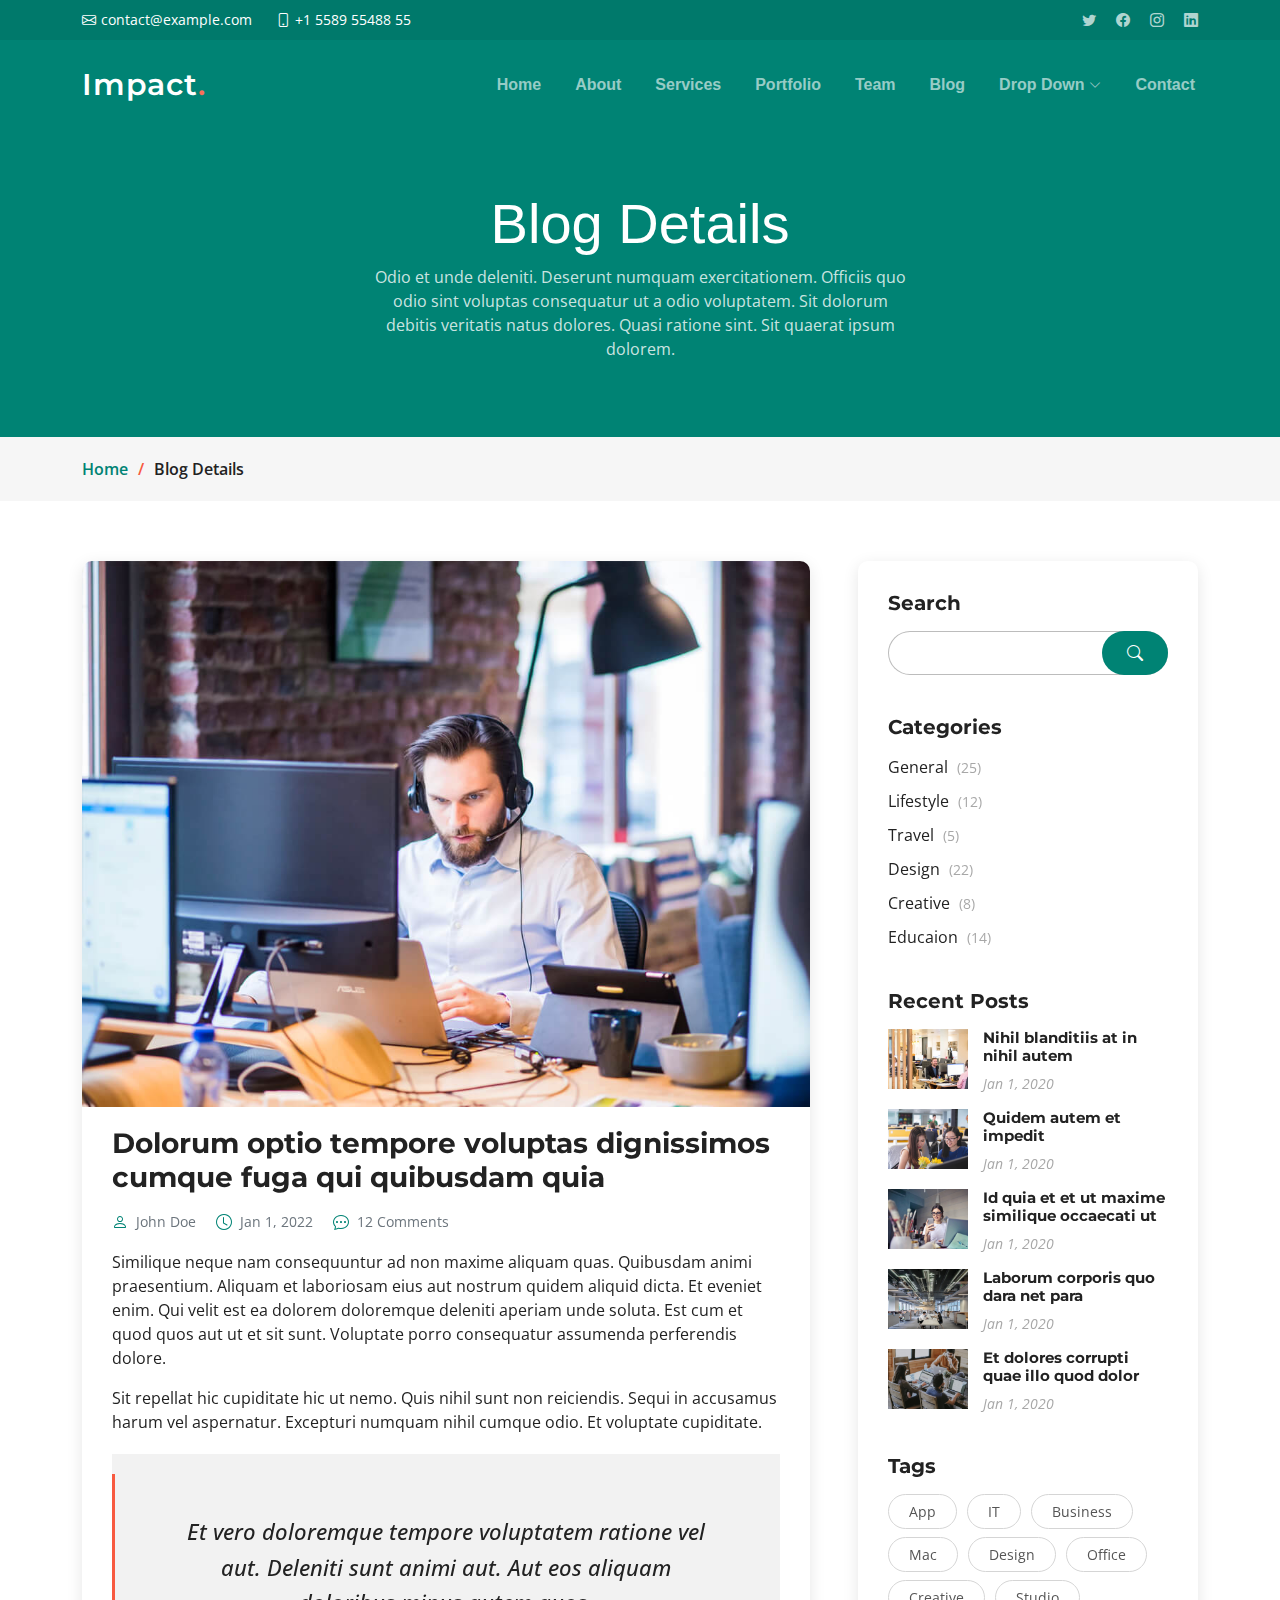
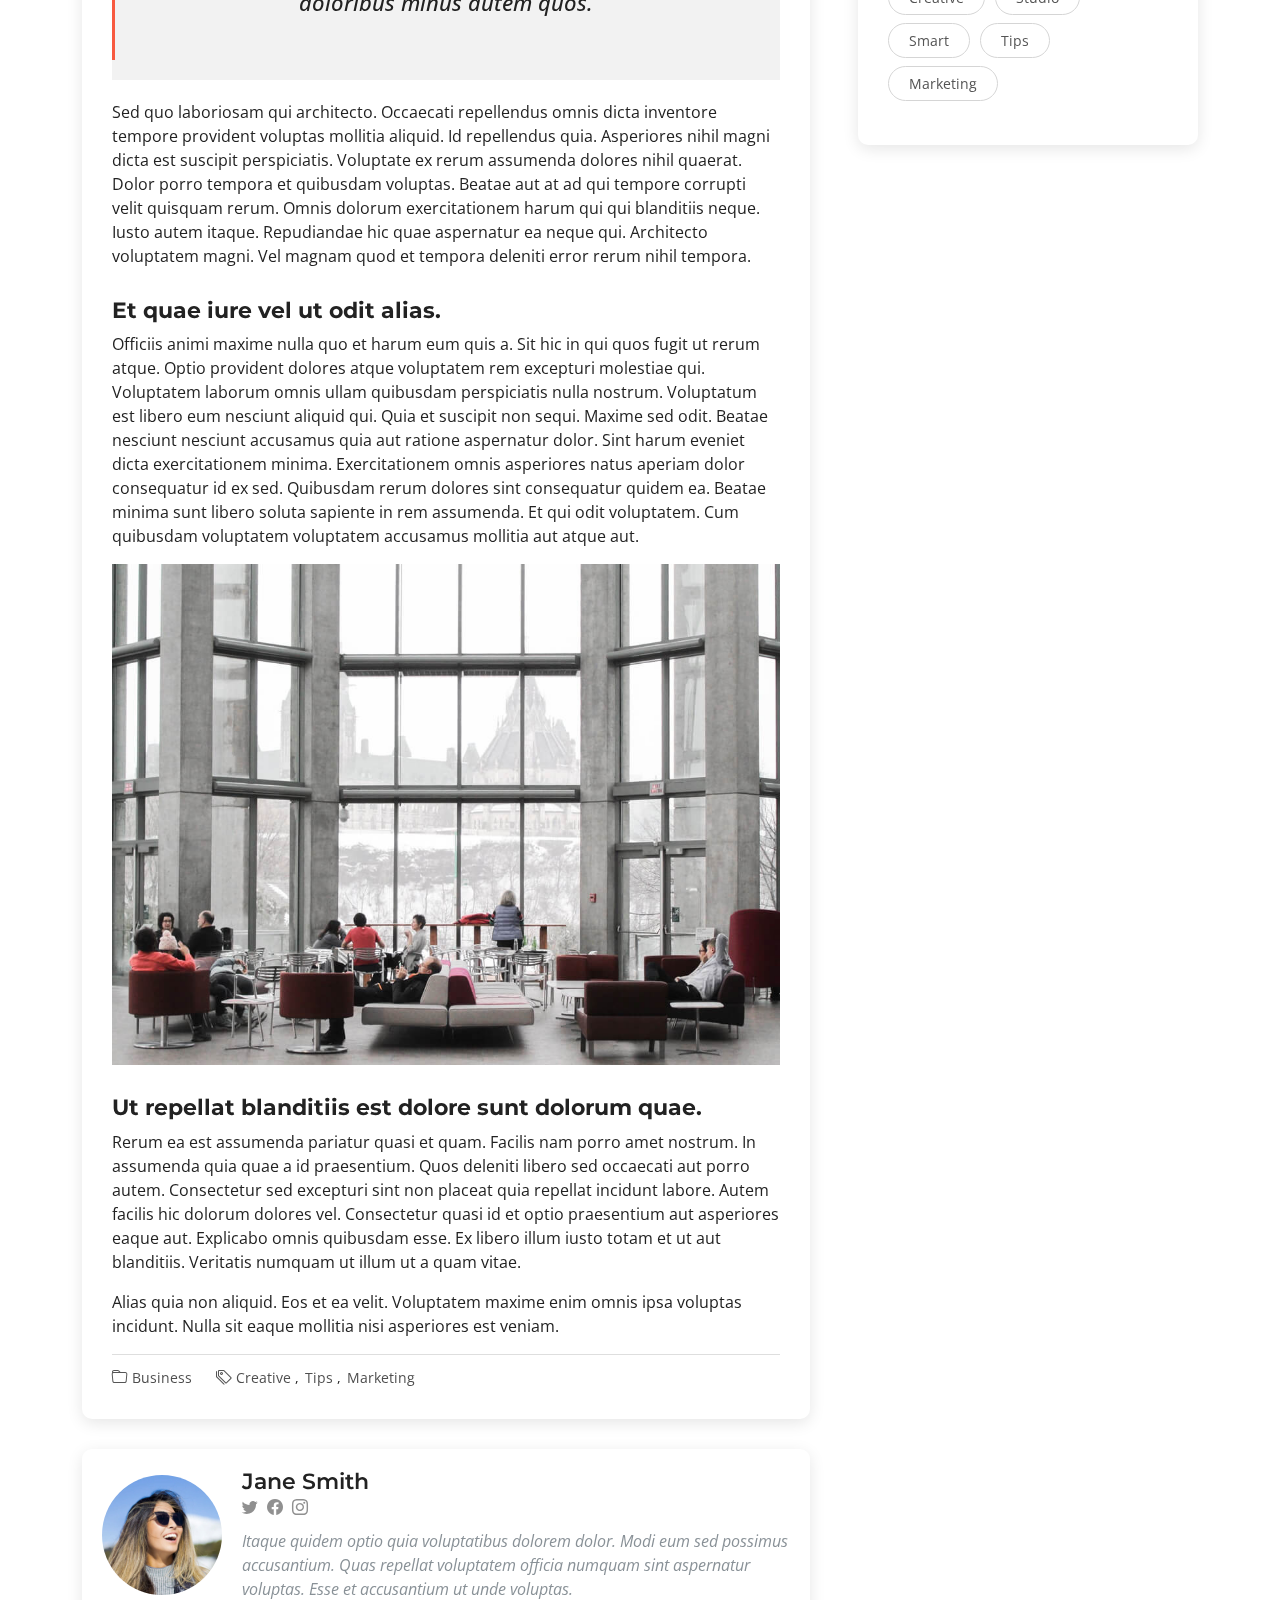
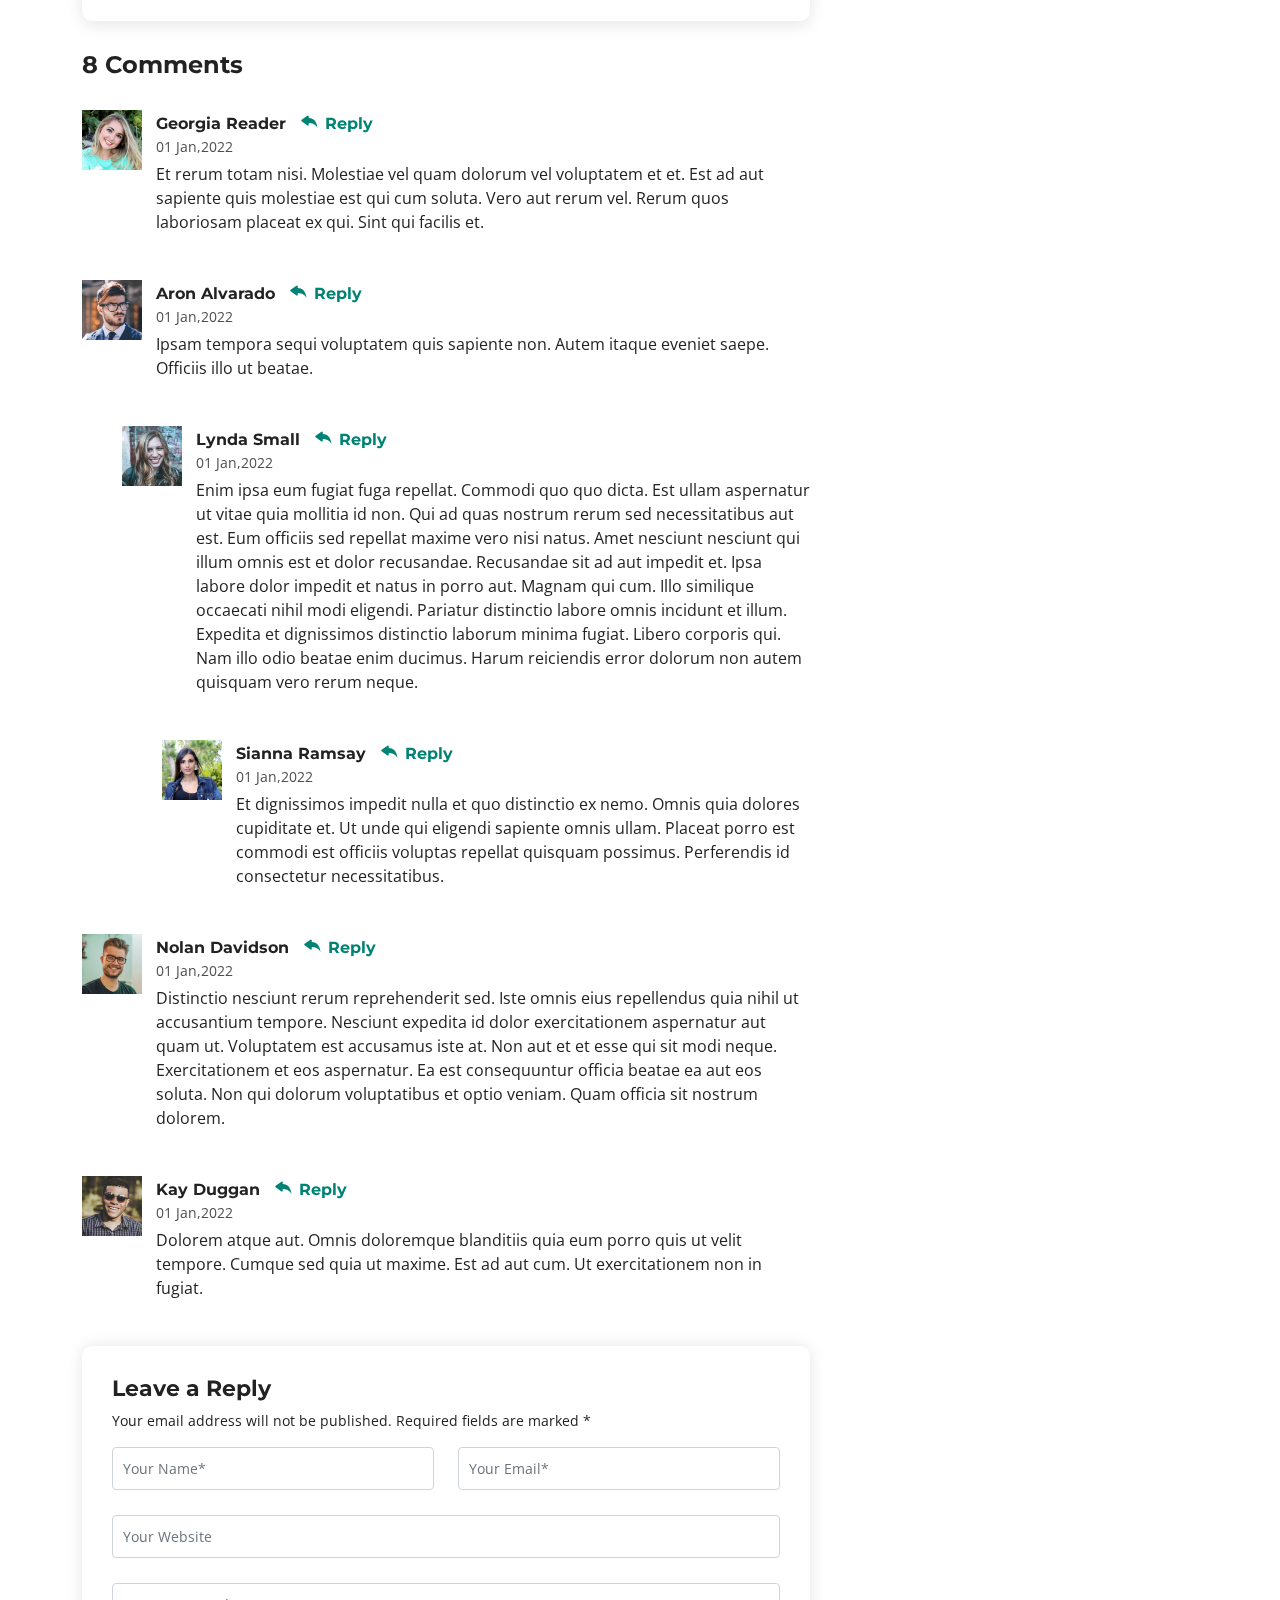
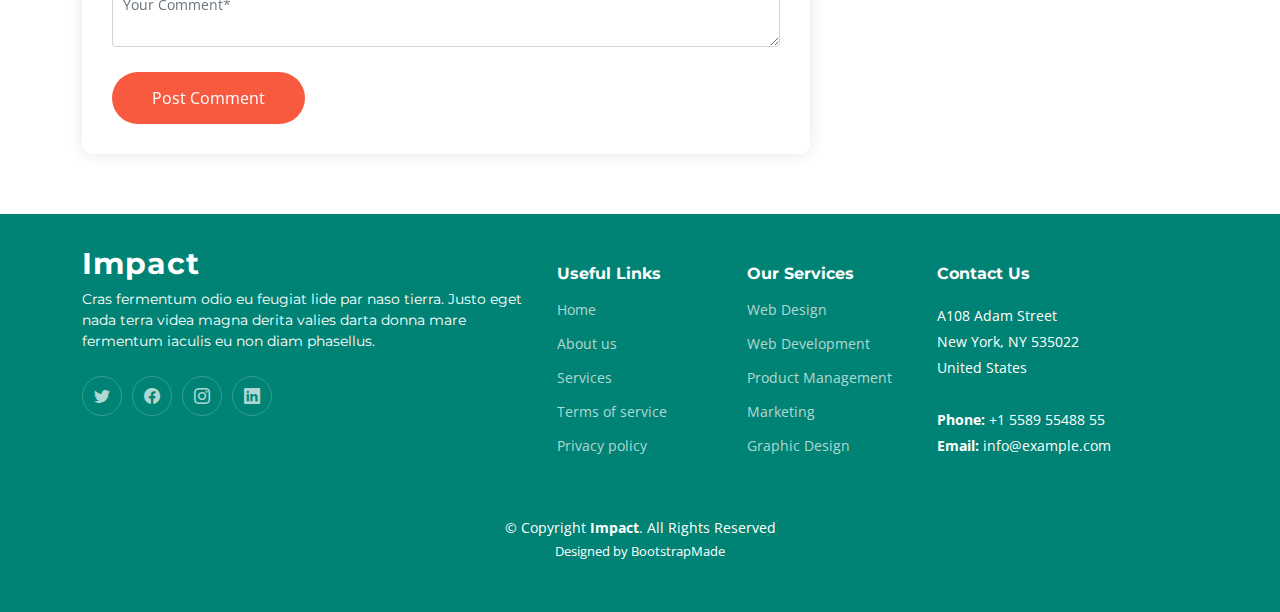
<file: blog-details.html>
<!DOCTYPE html>
<html lang="en">

<head>
  <meta charset="utf-8">
  <meta content="width=device-width, initial-scale=1.0" name="viewport">

  <title>Impact Bootstrap Template - Blog Details</title>
  <meta content="" name="description">
  <meta content="" name="keywords">

  <!-- Favicons -->
  <link href="assets/img/favicon.png" rel="icon">
  <link href="assets/img/apple-touch-icon.png" rel="apple-touch-icon">

  <!-- Google Fonts -->
  <link rel="preconnect" href="https://fonts.googleapis.com">
  <link rel="preconnect" href="https://fonts.gstatic.com" crossorigin>
  <link href="https://fonts.googleapis.com/css2?family=Open+Sans:ital,wght@0,300;0,400;0,500;0,600;0,700;1,300;1,400;1,600;1,700&family=Montserrat:ital,wght@0,300;0,400;0,500;0,600;0,700;1,300;1,400;1,500;1,600;1,700&family=Raleway:ital,wght@0,300;0,400;0,500;0,600;0,700;1,300;1,400;1,500;1,600;1,700&display=swap" rel="stylesheet">

  <!-- Vendor CSS Files -->
  <link href="assets/vendor/bootstrap/css/bootstrap.min.css" rel="stylesheet">
  <link href="assets/vendor/bootstrap-icons/bootstrap-icons.css" rel="stylesheet">
  <link href="assets/vendor/aos/aos.css" rel="stylesheet">
  <link href="assets/vendor/glightbox/css/glightbox.min.css" rel="stylesheet">
  <link href="assets/vendor/swiper/swiper-bundle.min.css" rel="stylesheet">

  <!-- Template Main CSS File -->
  <link href="assets/css/main.css" rel="stylesheet">

  <!-- =======================================================
  * Template Name: Impact - v1.1.1
  * Template URL: https://bootstrapmade.com/impact-bootstrap-business-website-template/
  * Author: BootstrapMade.com
  * License: https://bootstrapmade.com/license/
  ======================================================== -->
</head>

<body>

  <!-- ======= Header ======= -->
  <section id="topbar" class="topbar d-flex align-items-center">
    <div class="container d-flex justify-content-center justify-content-md-between">
      <div class="contact-info d-flex align-items-center">
        <i class="bi bi-envelope d-flex align-items-center"><a href="mailto:contact@example.com">contact@example.com</a></i>
        <i class="bi bi-phone d-flex align-items-center ms-4"><span>+1 5589 55488 55</span></i>
      </div>
      <div class="social-links d-none d-md-flex align-items-center">
        <a href="#" class="twitter"><i class="bi bi-twitter"></i></a>
        <a href="#" class="facebook"><i class="bi bi-facebook"></i></a>
        <a href="#" class="instagram"><i class="bi bi-instagram"></i></a>
        <a href="#" class="linkedin"><i class="bi bi-linkedin"></i></i></a>
      </div>
    </div>
  </section><!-- End Top Bar -->

  <header id="header" class="header d-flex align-items-center">

    <div class="container-fluid container-xl d-flex align-items-center justify-content-between">
      <a href="index.html" class="logo d-flex align-items-center">
        <!-- Uncomment the line below if you also wish to use an image logo -->
        <!-- <img src="assets/img/logo.png" alt=""> -->
        <h1>Impact<span>.</span></h1>
      </a>
      <nav id="navbar" class="navbar">
        <ul>
          <li><a href="#hero">Home</a></li>
          <li><a href="#about">About</a></li>
          <li><a href="#services">Services</a></li>
          <li><a href="#portfolio">Portfolio</a></li>
          <li><a href="#team">Team</a></li>
          <li><a href="blog.html">Blog</a></li>
          <li class="dropdown"><a href="#"><span>Drop Down</span> <i class="bi bi-chevron-down dropdown-indicator"></i></a>
            <ul>
              <li><a href="#">Drop Down 1</a></li>
              <li class="dropdown"><a href="#"><span>Deep Drop Down</span> <i class="bi bi-chevron-down dropdown-indicator"></i></a>
                <ul>
                  <li><a href="#">Deep Drop Down 1</a></li>
                  <li><a href="#">Deep Drop Down 2</a></li>
                  <li><a href="#">Deep Drop Down 3</a></li>
                  <li><a href="#">Deep Drop Down 4</a></li>
                  <li><a href="#">Deep Drop Down 5</a></li>
                </ul>
              </li>
              <li><a href="#">Drop Down 2</a></li>
              <li><a href="#">Drop Down 3</a></li>
              <li><a href="#">Drop Down 4</a></li>
            </ul>
          </li>
          <li><a href="#contact">Contact</a></li>
        </ul>
      </nav><!-- .navbar -->

      <i class="mobile-nav-toggle mobile-nav-show bi bi-list"></i>
      <i class="mobile-nav-toggle mobile-nav-hide d-none bi bi-x"></i>

    </div>
  </header><!-- End Header -->
  <!-- End Header -->

  <main id="main">

    <!-- ======= Breadcrumbs ======= -->
    <div class="breadcrumbs">
      <div class="page-header d-flex align-items-center" style="background-image: url('');">
        <div class="container position-relative">
          <div class="row d-flex justify-content-center">
            <div class="col-lg-6 text-center">
              <h2>Blog Details</h2>
              <p>Odio et unde deleniti. Deserunt numquam exercitationem. Officiis quo odio sint voluptas consequatur ut a odio voluptatem. Sit dolorum debitis veritatis natus dolores. Quasi ratione sint. Sit quaerat ipsum dolorem.</p>
            </div>
          </div>
        </div>
      </div>
      <nav>
        <div class="container">
          <ol>
            <li><a href="index.html">Home</a></li>
            <li>Blog Details</li>
          </ol>
        </div>
      </nav>
    </div><!-- End Breadcrumbs -->

    <!-- ======= Blog Details Section ======= -->
    <section id="blog" class="blog">
      <div class="container" data-aos="fade-up">

        <div class="row g-5">

          <div class="col-lg-8">

            <article class="blog-details">

              <div class="post-img">
                <img src="assets/img/blog/blog-1.jpg" alt="" class="img-fluid">
              </div>

              <h2 class="title">Dolorum optio tempore voluptas dignissimos cumque fuga qui quibusdam quia</h2>

              <div class="meta-top">
                <ul>
                  <li class="d-flex align-items-center"><i class="bi bi-person"></i> <a href="blog-details.html">John Doe</a></li>
                  <li class="d-flex align-items-center"><i class="bi bi-clock"></i> <a href="blog-details.html"><time datetime="2020-01-01">Jan 1, 2022</time></a></li>
                  <li class="d-flex align-items-center"><i class="bi bi-chat-dots"></i> <a href="blog-details.html">12 Comments</a></li>
                </ul>
              </div><!-- End meta top -->

              <div class="content">
                <p>
                  Similique neque nam consequuntur ad non maxime aliquam quas. Quibusdam animi praesentium. Aliquam et laboriosam eius aut nostrum quidem aliquid dicta.
                  Et eveniet enim. Qui velit est ea dolorem doloremque deleniti aperiam unde soluta. Est cum et quod quos aut ut et sit sunt. Voluptate porro consequatur assumenda perferendis dolore.
                </p>

                <p>
                  Sit repellat hic cupiditate hic ut nemo. Quis nihil sunt non reiciendis. Sequi in accusamus harum vel aspernatur. Excepturi numquam nihil cumque odio. Et voluptate cupiditate.
                </p>

                <blockquote>
                  <p>
                    Et vero doloremque tempore voluptatem ratione vel aut. Deleniti sunt animi aut. Aut eos aliquam doloribus minus autem quos.
                  </p>
                </blockquote>

                <p>
                  Sed quo laboriosam qui architecto. Occaecati repellendus omnis dicta inventore tempore provident voluptas mollitia aliquid. Id repellendus quia. Asperiores nihil magni dicta est suscipit perspiciatis. Voluptate ex rerum assumenda dolores nihil quaerat.
                  Dolor porro tempora et quibusdam voluptas. Beatae aut at ad qui tempore corrupti velit quisquam rerum. Omnis dolorum exercitationem harum qui qui blanditiis neque.
                  Iusto autem itaque. Repudiandae hic quae aspernatur ea neque qui. Architecto voluptatem magni. Vel magnam quod et tempora deleniti error rerum nihil tempora.
                </p>

                <h3>Et quae iure vel ut odit alias.</h3>
                <p>
                  Officiis animi maxime nulla quo et harum eum quis a. Sit hic in qui quos fugit ut rerum atque. Optio provident dolores atque voluptatem rem excepturi molestiae qui. Voluptatem laborum omnis ullam quibusdam perspiciatis nulla nostrum. Voluptatum est libero eum nesciunt aliquid qui.
                  Quia et suscipit non sequi. Maxime sed odit. Beatae nesciunt nesciunt accusamus quia aut ratione aspernatur dolor. Sint harum eveniet dicta exercitationem minima. Exercitationem omnis asperiores natus aperiam dolor consequatur id ex sed. Quibusdam rerum dolores sint consequatur quidem ea.
                  Beatae minima sunt libero soluta sapiente in rem assumenda. Et qui odit voluptatem. Cum quibusdam voluptatem voluptatem accusamus mollitia aut atque aut.
                </p>
                <img src="assets/img/blog/blog-inside-post.jpg" class="img-fluid" alt="">

                <h3>Ut repellat blanditiis est dolore sunt dolorum quae.</h3>
                <p>
                  Rerum ea est assumenda pariatur quasi et quam. Facilis nam porro amet nostrum. In assumenda quia quae a id praesentium. Quos deleniti libero sed occaecati aut porro autem. Consectetur sed excepturi sint non placeat quia repellat incidunt labore. Autem facilis hic dolorum dolores vel.
                  Consectetur quasi id et optio praesentium aut asperiores eaque aut. Explicabo omnis quibusdam esse. Ex libero illum iusto totam et ut aut blanditiis. Veritatis numquam ut illum ut a quam vitae.
                </p>
                <p>
                  Alias quia non aliquid. Eos et ea velit. Voluptatem maxime enim omnis ipsa voluptas incidunt. Nulla sit eaque mollitia nisi asperiores est veniam.
                </p>

              </div><!-- End post content -->

              <div class="meta-bottom">
                <i class="bi bi-folder"></i>
                <ul class="cats">
                  <li><a href="#">Business</a></li>
                </ul>

                <i class="bi bi-tags"></i>
                <ul class="tags">
                  <li><a href="#">Creative</a></li>
                  <li><a href="#">Tips</a></li>
                  <li><a href="#">Marketing</a></li>
                </ul>
              </div><!-- End meta bottom -->

            </article><!-- End blog post -->

            <div class="post-author d-flex align-items-center">
              <img src="assets/img/blog/blog-author.jpg" class="rounded-circle flex-shrink-0" alt="">
              <div>
                <h4>Jane Smith</h4>
                <div class="social-links">
                  <a href="https://twitters.com/#"><i class="bi bi-twitter"></i></a>
                  <a href="https://facebook.com/#"><i class="bi bi-facebook"></i></a>
                  <a href="https://instagram.com/#"><i class="biu bi-instagram"></i></a>
                </div>
                <p>
                  Itaque quidem optio quia voluptatibus dolorem dolor. Modi eum sed possimus accusantium. Quas repellat voluptatem officia numquam sint aspernatur voluptas. Esse et accusantium ut unde voluptas.
                </p>
              </div>
            </div><!-- End post author -->

            <div class="comments">

              <h4 class="comments-count">8 Comments</h4>

              <div id="comment-1" class="comment">
                <div class="d-flex">
                  <div class="comment-img"><img src="assets/img/blog/comments-1.jpg" alt=""></div>
                  <div>
                    <h5><a href="">Georgia Reader</a> <a href="#" class="reply"><i class="bi bi-reply-fill"></i> Reply</a></h5>
                    <time datetime="2020-01-01">01 Jan,2022</time>
                    <p>
                      Et rerum totam nisi. Molestiae vel quam dolorum vel voluptatem et et. Est ad aut sapiente quis molestiae est qui cum soluta.
                      Vero aut rerum vel. Rerum quos laboriosam placeat ex qui. Sint qui facilis et.
                    </p>
                  </div>
                </div>
              </div><!-- End comment #1 -->

              <div id="comment-2" class="comment">
                <div class="d-flex">
                  <div class="comment-img"><img src="assets/img/blog/comments-2.jpg" alt=""></div>
                  <div>
                    <h5><a href="">Aron Alvarado</a> <a href="#" class="reply"><i class="bi bi-reply-fill"></i> Reply</a></h5>
                    <time datetime="2020-01-01">01 Jan,2022</time>
                    <p>
                      Ipsam tempora sequi voluptatem quis sapiente non. Autem itaque eveniet saepe. Officiis illo ut beatae.
                    </p>
                  </div>
                </div>

                <div id="comment-reply-1" class="comment comment-reply">
                  <div class="d-flex">
                    <div class="comment-img"><img src="assets/img/blog/comments-3.jpg" alt=""></div>
                    <div>
                      <h5><a href="">Lynda Small</a> <a href="#" class="reply"><i class="bi bi-reply-fill"></i> Reply</a></h5>
                      <time datetime="2020-01-01">01 Jan,2022</time>
                      <p>
                        Enim ipsa eum fugiat fuga repellat. Commodi quo quo dicta. Est ullam aspernatur ut vitae quia mollitia id non. Qui ad quas nostrum rerum sed necessitatibus aut est. Eum officiis sed repellat maxime vero nisi natus. Amet nesciunt nesciunt qui illum omnis est et dolor recusandae.

                        Recusandae sit ad aut impedit et. Ipsa labore dolor impedit et natus in porro aut. Magnam qui cum. Illo similique occaecati nihil modi eligendi. Pariatur distinctio labore omnis incidunt et illum. Expedita et dignissimos distinctio laborum minima fugiat.

                        Libero corporis qui. Nam illo odio beatae enim ducimus. Harum reiciendis error dolorum non autem quisquam vero rerum neque.
                      </p>
                    </div>
                  </div>

                  <div id="comment-reply-2" class="comment comment-reply">
                    <div class="d-flex">
                      <div class="comment-img"><img src="assets/img/blog/comments-4.jpg" alt=""></div>
                      <div>
                        <h5><a href="">Sianna Ramsay</a> <a href="#" class="reply"><i class="bi bi-reply-fill"></i> Reply</a></h5>
                        <time datetime="2020-01-01">01 Jan,2022</time>
                        <p>
                          Et dignissimos impedit nulla et quo distinctio ex nemo. Omnis quia dolores cupiditate et. Ut unde qui eligendi sapiente omnis ullam. Placeat porro est commodi est officiis voluptas repellat quisquam possimus. Perferendis id consectetur necessitatibus.
                        </p>
                      </div>
                    </div>

                  </div><!-- End comment reply #2-->

                </div><!-- End comment reply #1-->

              </div><!-- End comment #2-->

              <div id="comment-3" class="comment">
                <div class="d-flex">
                  <div class="comment-img"><img src="assets/img/blog/comments-5.jpg" alt=""></div>
                  <div>
                    <h5><a href="">Nolan Davidson</a> <a href="#" class="reply"><i class="bi bi-reply-fill"></i> Reply</a></h5>
                    <time datetime="2020-01-01">01 Jan,2022</time>
                    <p>
                      Distinctio nesciunt rerum reprehenderit sed. Iste omnis eius repellendus quia nihil ut accusantium tempore. Nesciunt expedita id dolor exercitationem aspernatur aut quam ut. Voluptatem est accusamus iste at.
                      Non aut et et esse qui sit modi neque. Exercitationem et eos aspernatur. Ea est consequuntur officia beatae ea aut eos soluta. Non qui dolorum voluptatibus et optio veniam. Quam officia sit nostrum dolorem.
                    </p>
                  </div>
                </div>

              </div><!-- End comment #3 -->

              <div id="comment-4" class="comment">
                <div class="d-flex">
                  <div class="comment-img"><img src="assets/img/blog/comments-6.jpg" alt=""></div>
                  <div>
                    <h5><a href="">Kay Duggan</a> <a href="#" class="reply"><i class="bi bi-reply-fill"></i> Reply</a></h5>
                    <time datetime="2020-01-01">01 Jan,2022</time>
                    <p>
                      Dolorem atque aut. Omnis doloremque blanditiis quia eum porro quis ut velit tempore. Cumque sed quia ut maxime. Est ad aut cum. Ut exercitationem non in fugiat.
                    </p>
                  </div>
                </div>

              </div><!-- End comment #4 -->

              <div class="reply-form">

                <h4>Leave a Reply</h4>
                <p>Your email address will not be published. Required fields are marked * </p>
                <form action="">
                  <div class="row">
                    <div class="col-md-6 form-group">
                      <input name="name" type="text" class="form-control" placeholder="Your Name*">
                    </div>
                    <div class="col-md-6 form-group">
                      <input name="email" type="text" class="form-control" placeholder="Your Email*">
                    </div>
                  </div>
                  <div class="row">
                    <div class="col form-group">
                      <input name="website" type="text" class="form-control" placeholder="Your Website">
                    </div>
                  </div>
                  <div class="row">
                    <div class="col form-group">
                      <textarea name="comment" class="form-control" placeholder="Your Comment*"></textarea>
                    </div>
                  </div>
                  <button type="submit" class="btn btn-primary">Post Comment</button>

                </form>

              </div>

            </div><!-- End blog comments -->

          </div>

          <div class="col-lg-4">

            <div class="sidebar">

              <div class="sidebar-item search-form">
                <h3 class="sidebar-title">Search</h3>
                <form action="" class="mt-3">
                  <input type="text">
                  <button type="submit"><i class="bi bi-search"></i></button>
                </form>
              </div><!-- End sidebar search formn-->

              <div class="sidebar-item categories">
                <h3 class="sidebar-title">Categories</h3>
                <ul class="mt-3">
                  <li><a href="#">General <span>(25)</span></a></li>
                  <li><a href="#">Lifestyle <span>(12)</span></a></li>
                  <li><a href="#">Travel <span>(5)</span></a></li>
                  <li><a href="#">Design <span>(22)</span></a></li>
                  <li><a href="#">Creative <span>(8)</span></a></li>
                  <li><a href="#">Educaion <span>(14)</span></a></li>
                </ul>
              </div><!-- End sidebar categories-->

              <div class="sidebar-item recent-posts">
                <h3 class="sidebar-title">Recent Posts</h3>

                <div class="mt-3">

                  <div class="post-item mt-3">
                    <img src="assets/img/blog/blog-recent-1.jpg" alt="">
                    <div>
                      <h4><a href="blog-details.html">Nihil blanditiis at in nihil autem</a></h4>
                      <time datetime="2020-01-01">Jan 1, 2020</time>
                    </div>
                  </div><!-- End recent post item-->

                  <div class="post-item">
                    <img src="assets/img/blog/blog-recent-2.jpg" alt="">
                    <div>
                      <h4><a href="blog-details.html">Quidem autem et impedit</a></h4>
                      <time datetime="2020-01-01">Jan 1, 2020</time>
                    </div>
                  </div><!-- End recent post item-->

                  <div class="post-item">
                    <img src="assets/img/blog/blog-recent-3.jpg" alt="">
                    <div>
                      <h4><a href="blog-details.html">Id quia et et ut maxime similique occaecati ut</a></h4>
                      <time datetime="2020-01-01">Jan 1, 2020</time>
                    </div>
                  </div><!-- End recent post item-->

                  <div class="post-item">
                    <img src="assets/img/blog/blog-recent-4.jpg" alt="">
                    <div>
                      <h4><a href="blog-details.html">Laborum corporis quo dara net para</a></h4>
                      <time datetime="2020-01-01">Jan 1, 2020</time>
                    </div>
                  </div><!-- End recent post item-->

                  <div class="post-item">
                    <img src="assets/img/blog/blog-recent-5.jpg" alt="">
                    <div>
                      <h4><a href="blog-details.html">Et dolores corrupti quae illo quod dolor</a></h4>
                      <time datetime="2020-01-01">Jan 1, 2020</time>
                    </div>
                  </div><!-- End recent post item-->

                </div>

              </div><!-- End sidebar recent posts-->

              <div class="sidebar-item tags">
                <h3 class="sidebar-title">Tags</h3>
                <ul class="mt-3">
                  <li><a href="#">App</a></li>
                  <li><a href="#">IT</a></li>
                  <li><a href="#">Business</a></li>
                  <li><a href="#">Mac</a></li>
                  <li><a href="#">Design</a></li>
                  <li><a href="#">Office</a></li>
                  <li><a href="#">Creative</a></li>
                  <li><a href="#">Studio</a></li>
                  <li><a href="#">Smart</a></li>
                  <li><a href="#">Tips</a></li>
                  <li><a href="#">Marketing</a></li>
                </ul>
              </div><!-- End sidebar tags-->

            </div><!-- End Blog Sidebar -->

          </div>
        </div>

      </div>
    </section><!-- End Blog Details Section -->

  </main><!-- End #main -->

  <!-- ======= Footer ======= -->
  <footer id="footer" class="footer">

    <div class="container">
      <div class="row gy-4">
        <div class="col-lg-5 col-md-12 footer-info">
          <a href="index.html" class="logo d-flex align-items-center">
            <span>Impact</span>
          </a>
          <p>Cras fermentum odio eu feugiat lide par naso tierra. Justo eget nada terra videa magna derita valies darta donna mare fermentum iaculis eu non diam phasellus.</p>
          <div class="social-links d-flex mt-4">
            <a href="#" class="twitter"><i class="bi bi-twitter"></i></a>
            <a href="#" class="facebook"><i class="bi bi-facebook"></i></a>
            <a href="#" class="instagram"><i class="bi bi-instagram"></i></a>
            <a href="#" class="linkedin"><i class="bi bi-linkedin"></i></a>
          </div>
        </div>

        <div class="col-lg-2 col-6 footer-links">
          <h4>Useful Links</h4>
          <ul>
            <li><a href="#">Home</a></li>
            <li><a href="#">About us</a></li>
            <li><a href="#">Services</a></li>
            <li><a href="#">Terms of service</a></li>
            <li><a href="#">Privacy policy</a></li>
          </ul>
        </div>

        <div class="col-lg-2 col-6 footer-links">
          <h4>Our Services</h4>
          <ul>
            <li><a href="#">Web Design</a></li>
            <li><a href="#">Web Development</a></li>
            <li><a href="#">Product Management</a></li>
            <li><a href="#">Marketing</a></li>
            <li><a href="#">Graphic Design</a></li>
          </ul>
        </div>

        <div class="col-lg-3 col-md-12 footer-contact text-center text-md-start">
          <h4>Contact Us</h4>
          <p>
            A108 Adam Street <br>
            New York, NY 535022<br>
            United States <br><br>
            <strong>Phone:</strong> +1 5589 55488 55<br>
            <strong>Email:</strong> info@example.com<br>
          </p>

        </div>

      </div>
    </div>

    <div class="container mt-4">
      <div class="copyright">
        &copy; Copyright <strong><span>Impact</span></strong>. All Rights Reserved
      </div>
      <div class="credits">
        <!-- All the links in the footer should remain intact. -->
        <!-- You can delete the links only if you purchased the pro version. -->
        <!-- Licensing information: https://bootstrapmade.com/license/ -->
        <!-- Purchase the pro version with working PHP/AJAX contact form: https://bootstrapmade.com/impact-bootstrap-business-website-template/ -->
        Designed by <a href="https://bootstrapmade.com/">BootstrapMade</a>
      </div>
    </div>

  </footer><!-- End Footer -->
  <!-- End Footer -->

  <a href="#" class="scroll-top d-flex align-items-center justify-content-center"><i class="bi bi-arrow-up-short"></i></a>

  <div id="preloader"></div>

  <!-- Vendor JS Files -->
  <script src="assets/vendor/bootstrap/js/bootstrap.bundle.min.js"></script>
  <script src="assets/vendor/aos/aos.js"></script>
  <script src="assets/vendor/glightbox/js/glightbox.min.js"></script>
  <script src="assets/vendor/purecounter/purecounter_vanilla.js"></script>
  <script src="assets/vendor/swiper/swiper-bundle.min.js"></script>
  <script src="assets/vendor/isotope-layout/isotope.pkgd.min.js"></script>
  <script src="assets/vendor/php-email-form/validate.js"></script>

  <!-- Template Main JS File -->
  <script src="assets/js/main.js"></script>

</body>

</html>
</file>
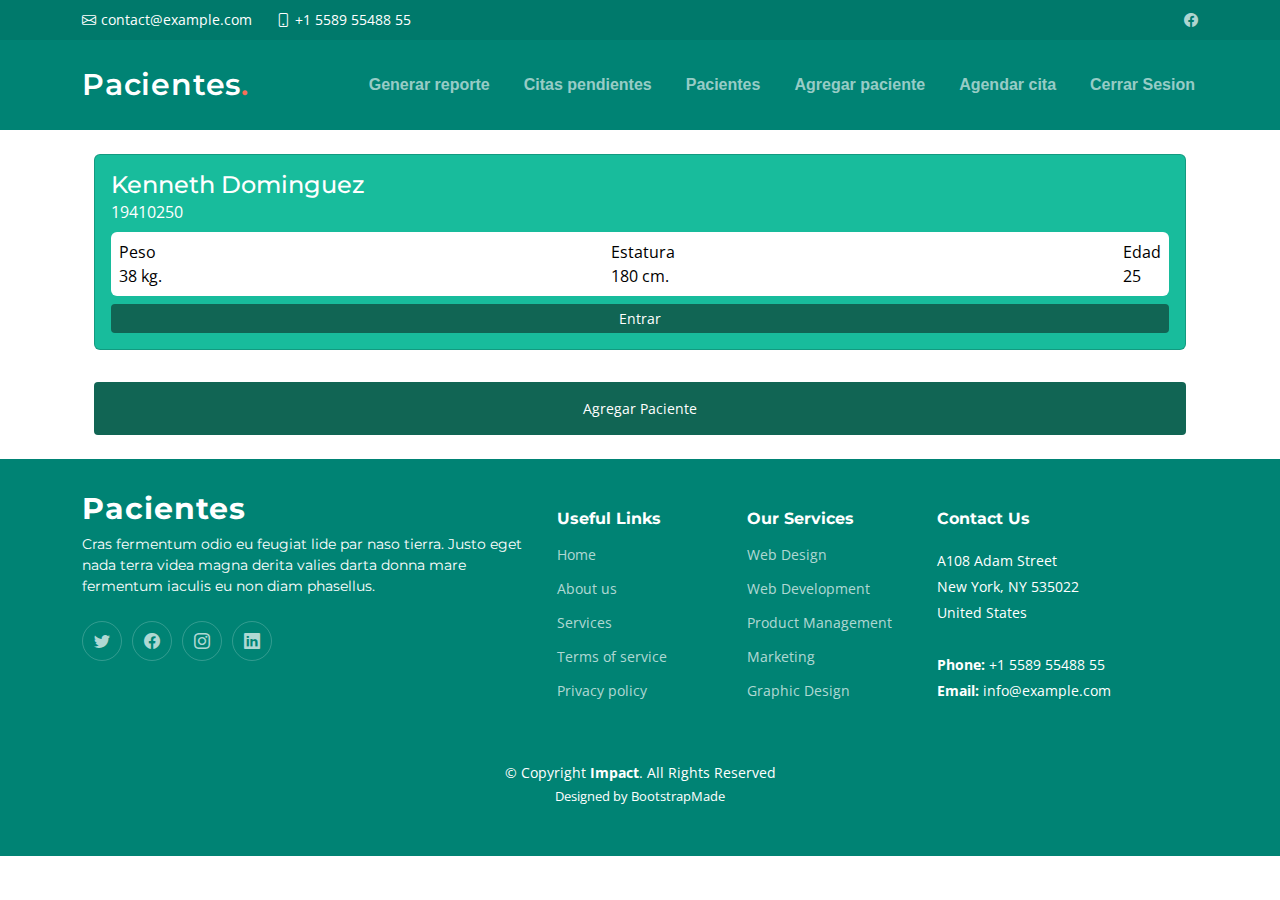
<file: pacientes.html>
<!DOCTYPE html>
<html lang="en">

<head>
    <meta charset="utf-8">
    <meta content="width=device-width, initial-scale=1.0" name="viewport">

    <title>Impact Bootstrap Template - Blog</title>
    <meta content="" name="description">
    <meta content="" name="keywords">

    <!-- Favicons -->
    <link href="assets/img/favicon.png" rel="icon">
    <link href="assets/img/apple-touch-icon.png" rel="apple-touch-icon">

    <!-- Google Fonts -->
    <link rel="preconnect" href="https://fonts.googleapis.com">
    <link rel="preconnect" href="https://fonts.gstatic.com" crossorigin>
    <link href="https://fonts.googleapis.com/css2?family=Open+Sans:ital,wght@0,300;0,400;0,500;0,600;0,700;1,300;1,400;1,600;1,700&family=Montserrat:ital,wght@0,300;0,400;0,500;0,600;0,700;1,300;1,400;1,500;1,600;1,700&family=Raleway:ital,wght@0,300;0,400;0,500;0,600;0,700;1,300;1,400;1,500;1,600;1,700&display=swap"
        rel="stylesheet">

    <!-- Vendor CSS Files -->
    <link href="assets/vendor/bootstrap/css/bootstrap.min.css" rel="stylesheet">
    <link href="assets/vendor/bootstrap-icons/bootstrap-icons.css" rel="stylesheet">
    <link href="assets/vendor/aos/aos.css" rel="stylesheet">
    <link href="assets/vendor/glightbox/css/glightbox.min.css" rel="stylesheet">
    <link href="assets/vendor/swiper/swiper-bundle.min.css" rel="stylesheet">

    <!-- Template Main CSS File -->
    <link href="assets/css/main.css" rel="stylesheet">

    <!-- =======================================================
  * Template Name: Impact - v1.1.1
  * Template URL: https://bootstrapmade.com/impact-bootstrap-business-website-template/
  * Author: BootstrapMade.com
  * License: https://bootstrapmade.com/license/
  ======================================================== -->
</head>

<body>

    <!-- ======= Header ======= -->
    <section id="topbar" class="topbar d-flex align-items-center">
        <div class="container d-flex justify-content-center justify-content-md-between">
            <div class="contact-info d-flex align-items-center">
                <i class="bi bi-envelope d-flex align-items-center"><a href="mailto:contact@example.com">contact@example.com</a></i>
                <i class="bi bi-phone d-flex align-items-center ms-4"><span>+1 5589 55488 55</span></i>
            </div>
            <div class="social-links d-none d-md-flex align-items-center">

                <a href="#" class="facebook"><i class="bi bi-facebook"></i></a>
            </div>
        </div>
    </section>
    <!-- End Top Bar -->

    <header id="header" class="header d-flex align-items-center">

        <div class="container-fluid container-xl d-flex align-items-center justify-content-between">
            <a href="index.html" class="logo d-flex align-items-center">
                <!-- Uncomment the line below if you also wish to use an image logo -->
                <!-- <img src="assets/img/logo.png" alt=""> -->
                <h1>Pacientes<span>.</span></h1>
            </a>
            <nav id="navbar" class="navbar">
                <ul>
                    <li><a href="pacientes.html">Generar reporte</a></li>
                    <li><a href="index.html">Citas pendientes</a></li>

                    <li><a href="pacientes.html">Pacientes</a></li>
                    <li><a href="Add_Paciente.html">Agregar paciente</a></li>
                    <li><a href="Add_Cita.html">Agendar cita</a></li>
                    <li><a href="#contact">Cerrar Sesion</a></li>
                </ul>
            </nav>
            <!-- .navbar -->

            <i class="mobile-nav-toggle mobile-nav-show bi bi-list"></i>
            <i class="mobile-nav-toggle mobile-nav-hide d-none bi bi-x"></i>

        </div>
    </header>
    <!-- End Header -->
    <!-- End Header -->

    <main id="main">
        <br>
        <div class="container">
            <div class="container">
                <!--  -->
                <div class="card p-3 " style="background-color:#18bc9c">
                    <div class="ml-3 w-70 ">
                        <h4 class="mb-0 mt-0 " style="color:#ffffff">
                            <span>Kenneth </span><span> Dominguez</span></h4>
                        <span style="color:#ffffff">19410250</span>
                        <div class="p-2 mt-2 d-flex justify-content-between rounded text-white stats " style="background-color:#ffffff">
                            <div class=" d-flex flex-column " style="color:#000000"> <span class="articles ">Peso</span> <span class="number1 ">38 kg.</span> </div>
                            <div class="d-flex flex-column " style="color:#000000"> <span class="followers ">Estatura</span> <span class="number2 ">180 cm.</span> </div>
                            <div class="d-flex flex-column " style="color:#000000"> <span class="rating ">Edad</span> <span class="number3 ">25</span> </div>
                        </div>
                        <form action="perfil.html">
                            <div class="button mt-2 d-flex flex-row align-items-center ">
                                <button class="btn btn-sm btn-primary w-100 ml-2 " style="background-color:#116554;border:#f4f4f4; " type="submit">Entrar</button>
                                <!-- En este boton quien que al picarle entre a al perfil de la persona correspondiente , similar que al boron de paciente -->

                            </div>
                        </form>
                    </div>
                </div>

                <br>
                <!--  -->
            </div>
            <div class="container">
                <form action="Add_Paciente.html"><button class="btn btn-sm btn-primary w-100 h-100 p-3 mt-2" style="background-color:#116554;border:#f4f4f4;" type="sumbit">Agregar Paciente</button>
                    <br><br></form>


            </div>
        </div>

    </main>
    <!-- End #main -->

    <!-- ======= Footer ======= -->
    <footer id="footer" class="footer">

        <div class="container">
            <div class="row gy-4">
                <div class="col-lg-5 col-md-12 footer-info">
                    <a href="index.html" class="logo d-flex align-items-center">
                        <span>Pacientes</span>
                    </a>
                    <p>Cras fermentum odio eu feugiat lide par naso tierra. Justo eget nada terra videa magna derita valies darta donna mare fermentum iaculis eu non diam phasellus.</p>
                    <div class="social-links d-flex mt-4">
                        <a href="#" class="twitter"><i class="bi bi-twitter"></i></a>
                        <a href="#" class="facebook"><i class="bi bi-facebook"></i></a>
                        <a href="#" class="instagram"><i class="bi bi-instagram"></i></a>
                        <a href="#" class="linkedin"><i class="bi bi-linkedin"></i></a>
                    </div>
                </div>

                <div class="col-lg-2 col-6 footer-links">
                    <h4>Useful Links</h4>
                    <ul>
                        <li><a href="#">Home</a></li>
                        <li><a href="#">About us</a></li>
                        <li><a href="#">Services</a></li>
                        <li><a href="#">Terms of service</a></li>
                        <li><a href="#">Privacy policy</a></li>
                    </ul>
                </div>

                <div class="col-lg-2 col-6 footer-links">
                    <h4>Our Services</h4>
                    <ul>
                        <li><a href="#">Web Design</a></li>
                        <li><a href="#">Web Development</a></li>
                        <li><a href="#">Product Management</a></li>
                        <li><a href="#">Marketing</a></li>
                        <li><a href="#">Graphic Design</a></li>
                    </ul>
                </div>

                <div class="col-lg-3 col-md-12 footer-contact text-center text-md-start">
                    <h4>Contact Us</h4>
                    <p>
                        A108 Adam Street <br> New York, NY 535022<br> United States <br><br>
                        <strong>Phone:</strong> +1 5589 55488 55<br>
                        <strong>Email:</strong> info@example.com<br>
                    </p>

                </div>

            </div>
        </div>

        <div class="container mt-4">
            <div class="copyright">
                &copy; Copyright <strong><span>Impact</span></strong>. All Rights Reserved
            </div>
            <div class="credits">
                <!-- All the links in the footer should remain intact. -->
                <!-- You can delete the links only if you purchased the pro version. -->
                <!-- Licensing information: https://bootstrapmade.com/license/ -->
                <!-- Purchase the pro version with working PHP/AJAX contact form: https://bootstrapmade.com/impact-bootstrap-business-website-template/ -->
                Designed by <a href="https://bootstrapmade.com/">BootstrapMade</a>
            </div>
        </div>

    </footer>
    <!-- End Footer -->
    <!-- End Footer -->

    <a href="#" class="scroll-top d-flex align-items-center justify-content-center"><i class="bi bi-arrow-up-short"></i></a>

    <div id="preloader"></div>

    <!-- Vendor JS Files -->
    <script src="assets/vendor/bootstrap/js/bootstrap.bundle.min.js"></script>
    <script src="assets/vendor/aos/aos.js"></script>
    <script src="assets/vendor/glightbox/js/glightbox.min.js"></script>
    <script src="assets/vendor/purecounter/purecounter_vanilla.js"></script>
    <script src="assets/vendor/swiper/swiper-bundle.min.js"></script>
    <script src="assets/vendor/isotope-layout/isotope.pkgd.min.js"></script>
    <script src="assets/vendor/php-email-form/validate.js"></script>

    <!-- Template Main JS File -->
    <script src="assets/js/main.js"></script>

</body>

</html>
</file>
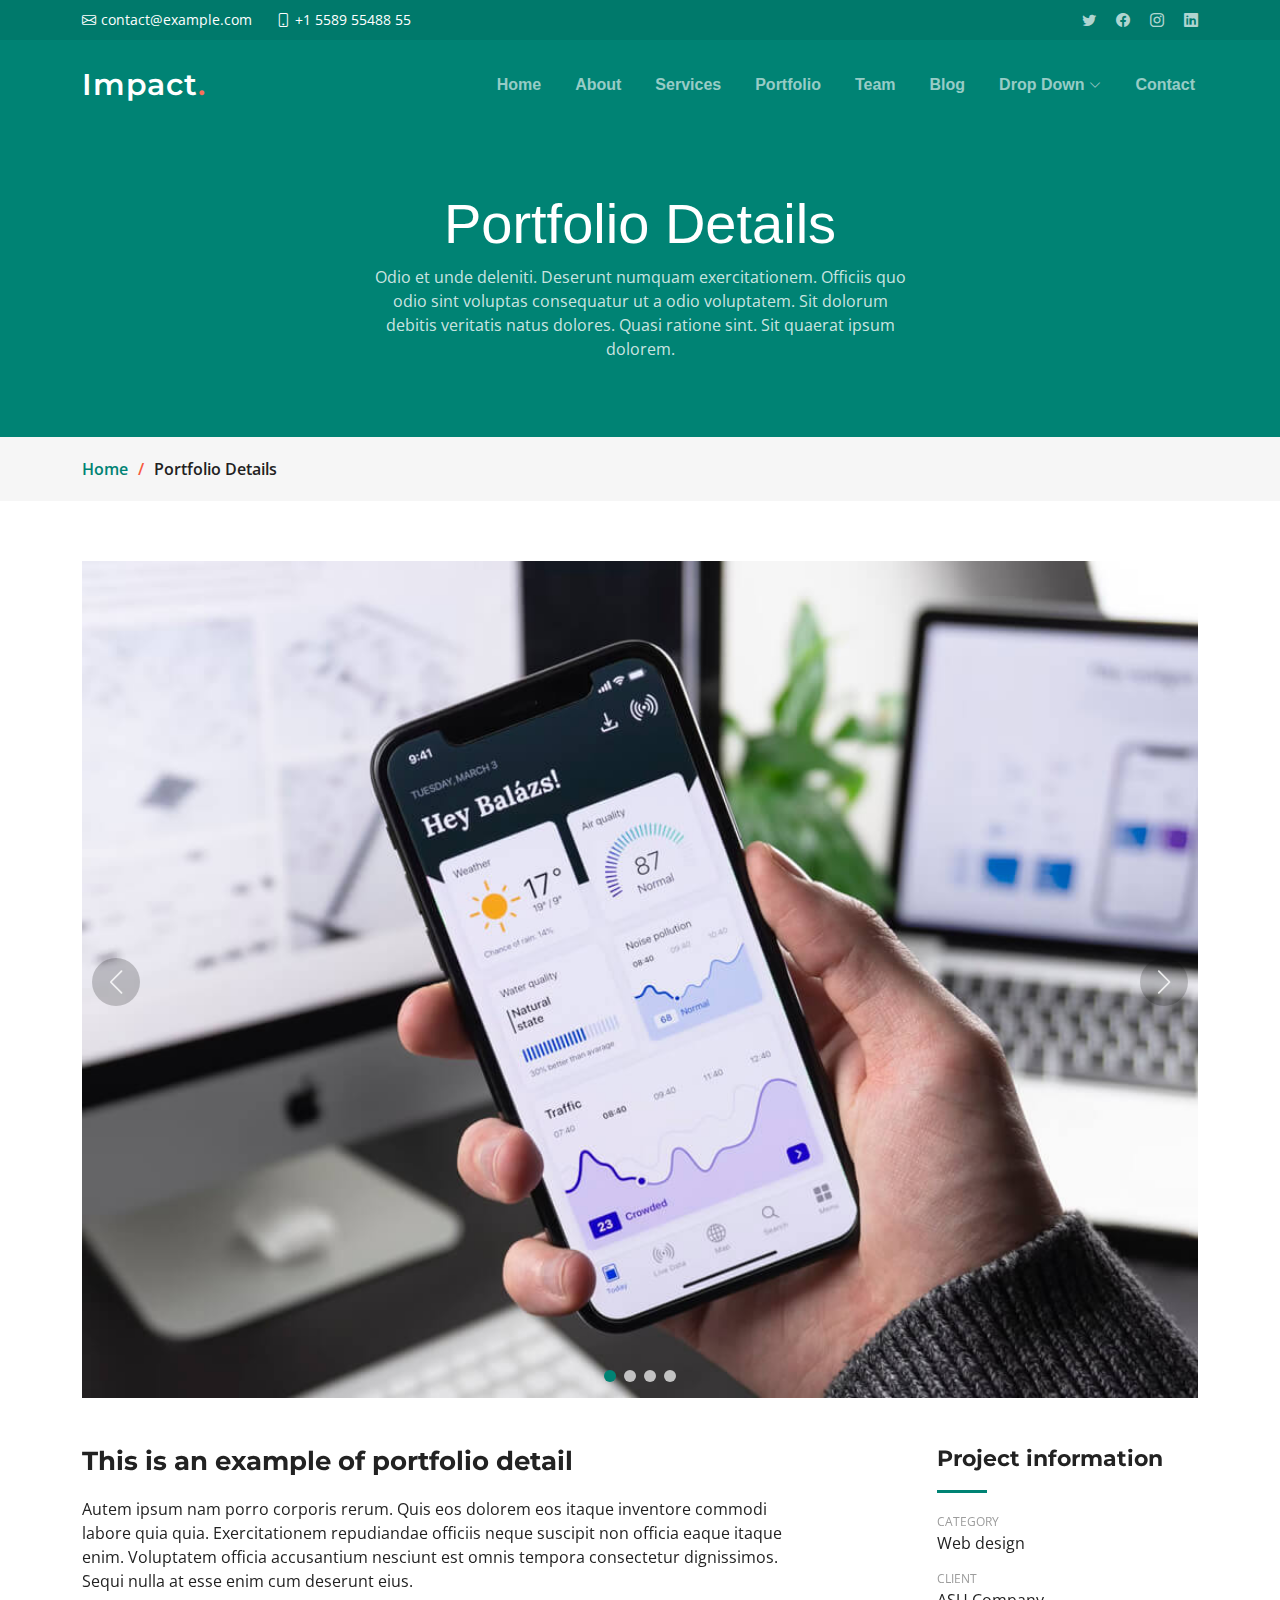
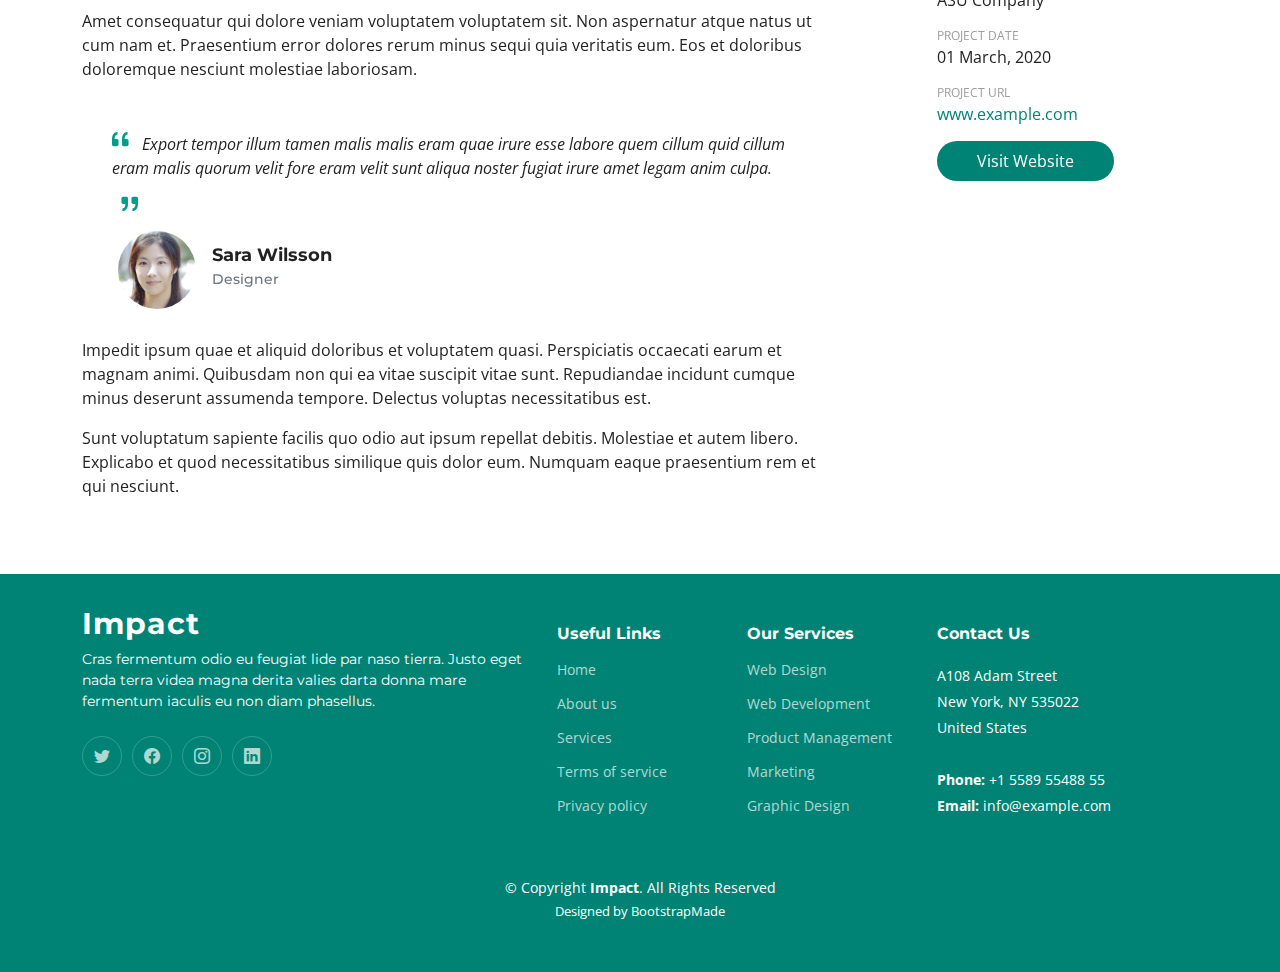
<file: portfolio-details.html>
<!DOCTYPE html>
<html lang="en">

<head>
  <meta charset="utf-8">
  <meta content="width=device-width, initial-scale=1.0" name="viewport">

  <title>Impact Bootstrap Template - Portfolio Details</title>
  <meta content="" name="description">
  <meta content="" name="keywords">

  <!-- Favicons -->
  <link href="assets/img/favicon.png" rel="icon">
  <link href="assets/img/apple-touch-icon.png" rel="apple-touch-icon">

  <!-- Google Fonts -->
  <link rel="preconnect" href="https://fonts.googleapis.com">
  <link rel="preconnect" href="https://fonts.gstatic.com" crossorigin>
  <link href="https://fonts.googleapis.com/css2?family=Open+Sans:ital,wght@0,300;0,400;0,500;0,600;0,700;1,300;1,400;1,600;1,700&family=Montserrat:ital,wght@0,300;0,400;0,500;0,600;0,700;1,300;1,400;1,500;1,600;1,700&family=Raleway:ital,wght@0,300;0,400;0,500;0,600;0,700;1,300;1,400;1,500;1,600;1,700&display=swap" rel="stylesheet">

  <!-- Vendor CSS Files -->
  <link href="assets/vendor/bootstrap/css/bootstrap.min.css" rel="stylesheet">
  <link href="assets/vendor/bootstrap-icons/bootstrap-icons.css" rel="stylesheet">
  <link href="assets/vendor/aos/aos.css" rel="stylesheet">
  <link href="assets/vendor/glightbox/css/glightbox.min.css" rel="stylesheet">
  <link href="assets/vendor/swiper/swiper-bundle.min.css" rel="stylesheet">

  <!-- Template Main CSS File -->
  <link href="assets/css/main.css" rel="stylesheet">

  <!-- =======================================================
  * Template Name: Impact - v1.1.1
  * Template URL: https://bootstrapmade.com/impact-bootstrap-business-website-template/
  * Author: BootstrapMade.com
  * License: https://bootstrapmade.com/license/
  ======================================================== -->
</head>

<body>

  <!-- ======= Header ======= -->
  <section id="topbar" class="topbar d-flex align-items-center">
    <div class="container d-flex justify-content-center justify-content-md-between">
      <div class="contact-info d-flex align-items-center">
        <i class="bi bi-envelope d-flex align-items-center"><a href="mailto:contact@example.com">contact@example.com</a></i>
        <i class="bi bi-phone d-flex align-items-center ms-4"><span>+1 5589 55488 55</span></i>
      </div>
      <div class="social-links d-none d-md-flex align-items-center">
        <a href="#" class="twitter"><i class="bi bi-twitter"></i></a>
        <a href="#" class="facebook"><i class="bi bi-facebook"></i></a>
        <a href="#" class="instagram"><i class="bi bi-instagram"></i></a>
        <a href="#" class="linkedin"><i class="bi bi-linkedin"></i></i></a>
      </div>
    </div>
  </section><!-- End Top Bar -->

  <header id="header" class="header d-flex align-items-center">

    <div class="container-fluid container-xl d-flex align-items-center justify-content-between">
      <a href="index.html" class="logo d-flex align-items-center">
        <!-- Uncomment the line below if you also wish to use an image logo -->
        <!-- <img src="assets/img/logo.png" alt=""> -->
        <h1>Impact<span>.</span></h1>
      </a>
      <nav id="navbar" class="navbar">
        <ul>
          <li><a href="#hero">Home</a></li>
          <li><a href="#about">About</a></li>
          <li><a href="#services">Services</a></li>
          <li><a href="#portfolio">Portfolio</a></li>
          <li><a href="#team">Team</a></li>
          <li><a href="blog.html">Blog</a></li>
          <li class="dropdown"><a href="#"><span>Drop Down</span> <i class="bi bi-chevron-down dropdown-indicator"></i></a>
            <ul>
              <li><a href="#">Drop Down 1</a></li>
              <li class="dropdown"><a href="#"><span>Deep Drop Down</span> <i class="bi bi-chevron-down dropdown-indicator"></i></a>
                <ul>
                  <li><a href="#">Deep Drop Down 1</a></li>
                  <li><a href="#">Deep Drop Down 2</a></li>
                  <li><a href="#">Deep Drop Down 3</a></li>
                  <li><a href="#">Deep Drop Down 4</a></li>
                  <li><a href="#">Deep Drop Down 5</a></li>
                </ul>
              </li>
              <li><a href="#">Drop Down 2</a></li>
              <li><a href="#">Drop Down 3</a></li>
              <li><a href="#">Drop Down 4</a></li>
            </ul>
          </li>
          <li><a href="#contact">Contact</a></li>
        </ul>
      </nav><!-- .navbar -->

      <i class="mobile-nav-toggle mobile-nav-show bi bi-list"></i>
      <i class="mobile-nav-toggle mobile-nav-hide d-none bi bi-x"></i>

    </div>
  </header><!-- End Header -->
  <!-- End Header -->

  <main id="main">

    <!-- ======= Breadcrumbs ======= -->
    <div class="breadcrumbs">
      <div class="page-header d-flex align-items-center" style="background-image: url('');">
        <div class="container position-relative">
          <div class="row d-flex justify-content-center">
            <div class="col-lg-6 text-center">
              <h2>Portfolio Details</h2>
              <p>Odio et unde deleniti. Deserunt numquam exercitationem. Officiis quo odio sint voluptas consequatur ut a odio voluptatem. Sit dolorum debitis veritatis natus dolores. Quasi ratione sint. Sit quaerat ipsum dolorem.</p>
            </div>
          </div>
        </div>
      </div>
      <nav>
        <div class="container">
          <ol>
            <li><a href="index.html">Home</a></li>
            <li>Portfolio Details</li>
          </ol>
        </div>
      </nav>
    </div><!-- End Breadcrumbs -->

    <!-- ======= Portfolio Details Section ======= -->
    <section id="portfolio-details" class="portfolio-details">
      <div class="container" data-aos="fade-up">

        <div class="position-relative h-100">
          <div class="slides-1 portfolio-details-slider swiper">
            <div class="swiper-wrapper align-items-center">

              <div class="swiper-slide">
                <img src="assets/img/portfolio/app-1.jpg" alt="">
              </div>

              <div class="swiper-slide">
                <img src="assets/img/portfolio/product-1.jpg" alt="">
              </div>

              <div class="swiper-slide">
                <img src="assets/img/portfolio/branding-1.jpg" alt="">
              </div>

              <div class="swiper-slide">
                <img src="assets/img/portfolio/books-1.jpg" alt="">
              </div>

            </div>
            <div class="swiper-pagination"></div>
          </div>
          <div class="swiper-button-prev"></div>
          <div class="swiper-button-next"></div>

        </div>

        <div class="row justify-content-between gy-4 mt-4">

          <div class="col-lg-8">
            <div class="portfolio-description">
              <h2>This is an example of portfolio detail</h2>
              <p>
                Autem ipsum nam porro corporis rerum. Quis eos dolorem eos itaque inventore commodi labore quia quia. Exercitationem repudiandae officiis neque suscipit non officia eaque itaque enim. Voluptatem officia accusantium nesciunt est omnis tempora consectetur dignissimos. Sequi nulla at esse enim cum deserunt eius.
              </p>
              <p>
                Amet consequatur qui dolore veniam voluptatem voluptatem sit. Non aspernatur atque natus ut cum nam et. Praesentium error dolores rerum minus sequi quia veritatis eum. Eos et doloribus doloremque nesciunt molestiae laboriosam.
              </p>

              <div class="testimonial-item">
                <p>
                  <i class="bi bi-quote quote-icon-left"></i>
                  Export tempor illum tamen malis malis eram quae irure esse labore quem cillum quid cillum eram malis quorum velit fore eram velit sunt aliqua noster fugiat irure amet legam anim culpa.
                  <i class="bi bi-quote quote-icon-right"></i>
                </p>
                <div>
                  <img src="assets/img/testimonials/testimonials-2.jpg" class="testimonial-img" alt="">
                  <h3>Sara Wilsson</h3>
                  <h4>Designer</h4>
                </div>
              </div>

              <p>
                Impedit ipsum quae et aliquid doloribus et voluptatem quasi. Perspiciatis occaecati earum et magnam animi. Quibusdam non qui ea vitae suscipit vitae sunt. Repudiandae incidunt cumque minus deserunt assumenda tempore. Delectus voluptas necessitatibus est.

              <p>
                Sunt voluptatum sapiente facilis quo odio aut ipsum repellat debitis. Molestiae et autem libero. Explicabo et quod necessitatibus similique quis dolor eum. Numquam eaque praesentium rem et qui nesciunt.
              </p>

            </div>
          </div>

          <div class="col-lg-3">
            <div class="portfolio-info">
              <h3>Project information</h3>
              <ul>
                <li><strong>Category</strong> <span>Web design</span></li>
                <li><strong>Client</strong> <span>ASU Company</span></li>
                <li><strong>Project date</strong> <span>01 March, 2020</span></li>
                <li><strong>Project URL</strong> <a href="#">www.example.com</a></li>
                <li><a href="#" class="btn-visit align-self-start">Visit Website</a></li>
              </ul>
            </div>
          </div>

        </div>

      </div>
    </section><!-- End Portfolio Details Section -->

  </main><!-- End #main -->

  <!-- ======= Footer ======= -->
  <footer id="footer" class="footer">

    <div class="container">
      <div class="row gy-4">
        <div class="col-lg-5 col-md-12 footer-info">
          <a href="index.html" class="logo d-flex align-items-center">
            <span>Impact</span>
          </a>
          <p>Cras fermentum odio eu feugiat lide par naso tierra. Justo eget nada terra videa magna derita valies darta donna mare fermentum iaculis eu non diam phasellus.</p>
          <div class="social-links d-flex mt-4">
            <a href="#" class="twitter"><i class="bi bi-twitter"></i></a>
            <a href="#" class="facebook"><i class="bi bi-facebook"></i></a>
            <a href="#" class="instagram"><i class="bi bi-instagram"></i></a>
            <a href="#" class="linkedin"><i class="bi bi-linkedin"></i></a>
          </div>
        </div>

        <div class="col-lg-2 col-6 footer-links">
          <h4>Useful Links</h4>
          <ul>
            <li><a href="#">Home</a></li>
            <li><a href="#">About us</a></li>
            <li><a href="#">Services</a></li>
            <li><a href="#">Terms of service</a></li>
            <li><a href="#">Privacy policy</a></li>
          </ul>
        </div>

        <div class="col-lg-2 col-6 footer-links">
          <h4>Our Services</h4>
          <ul>
            <li><a href="#">Web Design</a></li>
            <li><a href="#">Web Development</a></li>
            <li><a href="#">Product Management</a></li>
            <li><a href="#">Marketing</a></li>
            <li><a href="#">Graphic Design</a></li>
          </ul>
        </div>

        <div class="col-lg-3 col-md-12 footer-contact text-center text-md-start">
          <h4>Contact Us</h4>
          <p>
            A108 Adam Street <br>
            New York, NY 535022<br>
            United States <br><br>
            <strong>Phone:</strong> +1 5589 55488 55<br>
            <strong>Email:</strong> info@example.com<br>
          </p>

        </div>

      </div>
    </div>

    <div class="container mt-4">
      <div class="copyright">
        &copy; Copyright <strong><span>Impact</span></strong>. All Rights Reserved
      </div>
      <div class="credits">
        <!-- All the links in the footer should remain intact. -->
        <!-- You can delete the links only if you purchased the pro version. -->
        <!-- Licensing information: https://bootstrapmade.com/license/ -->
        <!-- Purchase the pro version with working PHP/AJAX contact form: https://bootstrapmade.com/impact-bootstrap-business-website-template/ -->
        Designed by <a href="https://bootstrapmade.com/">BootstrapMade</a>
      </div>
    </div>

  </footer><!-- End Footer -->
  <!-- End Footer -->

  <a href="#" class="scroll-top d-flex align-items-center justify-content-center"><i class="bi bi-arrow-up-short"></i></a>

  <div id="preloader"></div>

  <!-- Vendor JS Files -->
  <script src="assets/vendor/bootstrap/js/bootstrap.bundle.min.js"></script>
  <script src="assets/vendor/aos/aos.js"></script>
  <script src="assets/vendor/glightbox/js/glightbox.min.js"></script>
  <script src="assets/vendor/purecounter/purecounter_vanilla.js"></script>
  <script src="assets/vendor/swiper/swiper-bundle.min.js"></script>
  <script src="assets/vendor/isotope-layout/isotope.pkgd.min.js"></script>
  <script src="assets/vendor/php-email-form/validate.js"></script>

  <!-- Template Main JS File -->
  <script src="assets/js/main.js"></script>

</body>

</html>
</file>
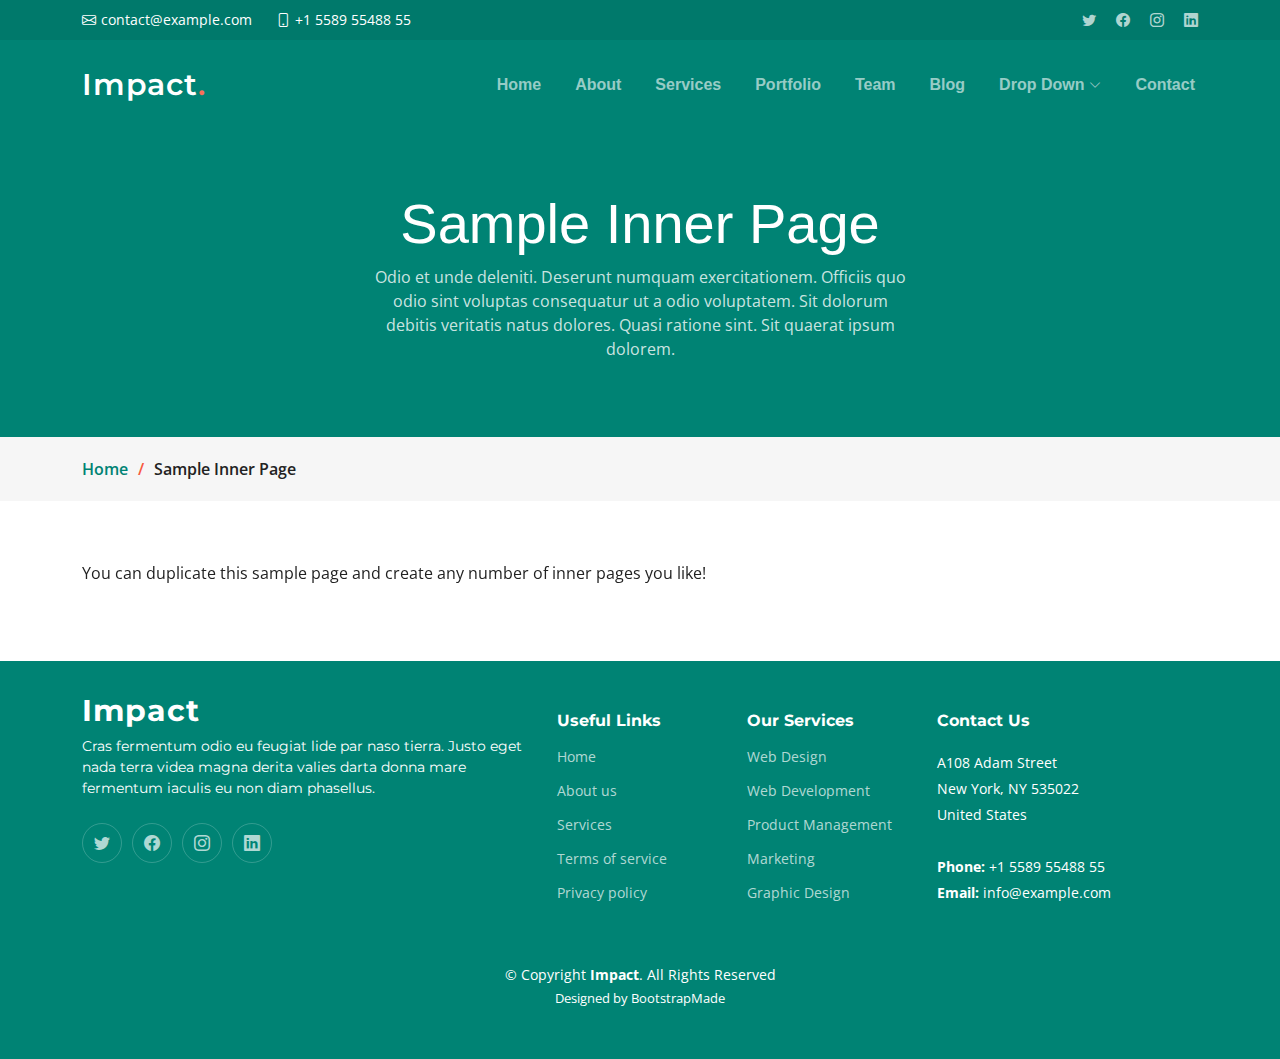
<file: sample-inner-page.html>
<!DOCTYPE html>
<html lang="en">

<head>
  <meta charset="utf-8">
  <meta content="width=device-width, initial-scale=1.0" name="viewport">

  <title>[Template] Sample Inner Page</title>
  <meta content="" name="description">
  <meta content="" name="keywords">

  <!-- Favicons -->
  <link href="assets/img/favicon.png" rel="icon">
  <link href="assets/img/apple-touch-icon.png" rel="apple-touch-icon">

  <!-- Google Fonts -->
  <link rel="preconnect" href="https://fonts.googleapis.com">
  <link rel="preconnect" href="https://fonts.gstatic.com" crossorigin>
  <link href="https://fonts.googleapis.com/css2?family=Open+Sans:ital,wght@0,300;0,400;0,500;0,600;0,700;1,300;1,400;1,600;1,700&family=Montserrat:ital,wght@0,300;0,400;0,500;0,600;0,700;1,300;1,400;1,500;1,600;1,700&family=Raleway:ital,wght@0,300;0,400;0,500;0,600;0,700;1,300;1,400;1,500;1,600;1,700&display=swap" rel="stylesheet">

  <!-- Vendor CSS Files -->
  <link href="assets/vendor/bootstrap/css/bootstrap.min.css" rel="stylesheet">
  <link href="assets/vendor/bootstrap-icons/bootstrap-icons.css" rel="stylesheet">
  <link href="assets/vendor/aos/aos.css" rel="stylesheet">
  <link href="assets/vendor/glightbox/css/glightbox.min.css" rel="stylesheet">
  <link href="assets/vendor/swiper/swiper-bundle.min.css" rel="stylesheet">

  <!-- Template Main CSS File -->
  <link href="assets/css/main.css" rel="stylesheet">

  <!-- =======================================================
  * Template Name: Impact - v1.1.1
  * Template URL: https://bootstrapmade.com/impact-bootstrap-business-website-template/
  * Author: BootstrapMade.com
  * License: https://bootstrapmade.com/license/
  ======================================================== -->
</head>

<body>

  <!-- ======= Header ======= -->
  <section id="topbar" class="topbar d-flex align-items-center">
    <div class="container d-flex justify-content-center justify-content-md-between">
      <div class="contact-info d-flex align-items-center">
        <i class="bi bi-envelope d-flex align-items-center"><a href="mailto:contact@example.com">contact@example.com</a></i>
        <i class="bi bi-phone d-flex align-items-center ms-4"><span>+1 5589 55488 55</span></i>
      </div>
      <div class="social-links d-none d-md-flex align-items-center">
        <a href="#" class="twitter"><i class="bi bi-twitter"></i></a>
        <a href="#" class="facebook"><i class="bi bi-facebook"></i></a>
        <a href="#" class="instagram"><i class="bi bi-instagram"></i></a>
        <a href="#" class="linkedin"><i class="bi bi-linkedin"></i></i></a>
      </div>
    </div>
  </section><!-- End Top Bar -->

  <header id="header" class="header d-flex align-items-center">

    <div class="container-fluid container-xl d-flex align-items-center justify-content-between">
      <a href="index.html" class="logo d-flex align-items-center">
        <!-- Uncomment the line below if you also wish to use an image logo -->
        <!-- <img src="assets/img/logo.png" alt=""> -->
        <h1>Impact<span>.</span></h1>
      </a>
      <nav id="navbar" class="navbar">
        <ul>
          <li><a href="#hero">Home</a></li>
          <li><a href="#about">About</a></li>
          <li><a href="#services">Services</a></li>
          <li><a href="#portfolio">Portfolio</a></li>
          <li><a href="#team">Team</a></li>
          <li><a href="blog.html">Blog</a></li>
          <li class="dropdown"><a href="#"><span>Drop Down</span> <i class="bi bi-chevron-down dropdown-indicator"></i></a>
            <ul>
              <li><a href="#">Drop Down 1</a></li>
              <li class="dropdown"><a href="#"><span>Deep Drop Down</span> <i class="bi bi-chevron-down dropdown-indicator"></i></a>
                <ul>
                  <li><a href="#">Deep Drop Down 1</a></li>
                  <li><a href="#">Deep Drop Down 2</a></li>
                  <li><a href="#">Deep Drop Down 3</a></li>
                  <li><a href="#">Deep Drop Down 4</a></li>
                  <li><a href="#">Deep Drop Down 5</a></li>
                </ul>
              </li>
              <li><a href="#">Drop Down 2</a></li>
              <li><a href="#">Drop Down 3</a></li>
              <li><a href="#">Drop Down 4</a></li>
            </ul>
          </li>
          <li><a href="#contact">Contact</a></li>
        </ul>
      </nav><!-- .navbar -->

      <i class="mobile-nav-toggle mobile-nav-show bi bi-list"></i>
      <i class="mobile-nav-toggle mobile-nav-hide d-none bi bi-x"></i>

    </div>
  </header><!-- End Header -->
  <!-- End Header -->

  <main id="main">

    <!-- ======= Breadcrumbs ======= -->
    <div class="breadcrumbs">
      <div class="page-header d-flex align-items-center" style="background-image: url('');">
        <div class="container position-relative">
          <div class="row d-flex justify-content-center">
            <div class="col-lg-6 text-center">
              <h2>Sample Inner Page</h2>
              <p>Odio et unde deleniti. Deserunt numquam exercitationem. Officiis quo odio sint voluptas consequatur ut a odio voluptatem. Sit dolorum debitis veritatis natus dolores. Quasi ratione sint. Sit quaerat ipsum dolorem.</p>
            </div>
          </div>
        </div>
      </div>
      <nav>
        <div class="container">
          <ol>
            <li><a href="index.html">Home</a></li>
            <li>Sample Inner Page</li>
          </ol>
        </div>
      </nav>
    </div><!-- End Breadcrumbs -->

    <section class="sample-page">
      <div class="container" data-aos="fade-up">

        <p>
          You can duplicate this sample page and create any number of inner pages you like!
        </p>

      </div>
    </section>

  </main><!-- End #main -->

  <!-- ======= Footer ======= -->
  <footer id="footer" class="footer">

    <div class="container">
      <div class="row gy-4">
        <div class="col-lg-5 col-md-12 footer-info">
          <a href="index.html" class="logo d-flex align-items-center">
            <span>Impact</span>
          </a>
          <p>Cras fermentum odio eu feugiat lide par naso tierra. Justo eget nada terra videa magna derita valies darta donna mare fermentum iaculis eu non diam phasellus.</p>
          <div class="social-links d-flex mt-4">
            <a href="#" class="twitter"><i class="bi bi-twitter"></i></a>
            <a href="#" class="facebook"><i class="bi bi-facebook"></i></a>
            <a href="#" class="instagram"><i class="bi bi-instagram"></i></a>
            <a href="#" class="linkedin"><i class="bi bi-linkedin"></i></a>
          </div>
        </div>

        <div class="col-lg-2 col-6 footer-links">
          <h4>Useful Links</h4>
          <ul>
            <li><a href="#">Home</a></li>
            <li><a href="#">About us</a></li>
            <li><a href="#">Services</a></li>
            <li><a href="#">Terms of service</a></li>
            <li><a href="#">Privacy policy</a></li>
          </ul>
        </div>

        <div class="col-lg-2 col-6 footer-links">
          <h4>Our Services</h4>
          <ul>
            <li><a href="#">Web Design</a></li>
            <li><a href="#">Web Development</a></li>
            <li><a href="#">Product Management</a></li>
            <li><a href="#">Marketing</a></li>
            <li><a href="#">Graphic Design</a></li>
          </ul>
        </div>

        <div class="col-lg-3 col-md-12 footer-contact text-center text-md-start">
          <h4>Contact Us</h4>
          <p>
            A108 Adam Street <br>
            New York, NY 535022<br>
            United States <br><br>
            <strong>Phone:</strong> +1 5589 55488 55<br>
            <strong>Email:</strong> info@example.com<br>
          </p>

        </div>

      </div>
    </div>

    <div class="container mt-4">
      <div class="copyright">
        &copy; Copyright <strong><span>Impact</span></strong>. All Rights Reserved
      </div>
      <div class="credits">
        <!-- All the links in the footer should remain intact. -->
        <!-- You can delete the links only if you purchased the pro version. -->
        <!-- Licensing information: https://bootstrapmade.com/license/ -->
        <!-- Purchase the pro version with working PHP/AJAX contact form: https://bootstrapmade.com/impact-bootstrap-business-website-template/ -->
        Designed by <a href="https://bootstrapmade.com/">BootstrapMade</a>
      </div>
    </div>

  </footer><!-- End Footer -->
  <!-- End Footer -->

  <a href="#" class="scroll-top d-flex align-items-center justify-content-center"><i class="bi bi-arrow-up-short"></i></a>

  <div id="preloader"></div>

  <!-- Vendor JS Files -->
  <script src="assets/vendor/bootstrap/js/bootstrap.bundle.min.js"></script>
  <script src="assets/vendor/aos/aos.js"></script>
  <script src="assets/vendor/glightbox/js/glightbox.min.js"></script>
  <script src="assets/vendor/purecounter/purecounter_vanilla.js"></script>
  <script src="assets/vendor/swiper/swiper-bundle.min.js"></script>
  <script src="assets/vendor/isotope-layout/isotope.pkgd.min.js"></script>
  <script src="assets/vendor/php-email-form/validate.js"></script>

  <!-- Template Main JS File -->
  <script src="assets/js/main.js"></script>

</body>

</html>
</file>
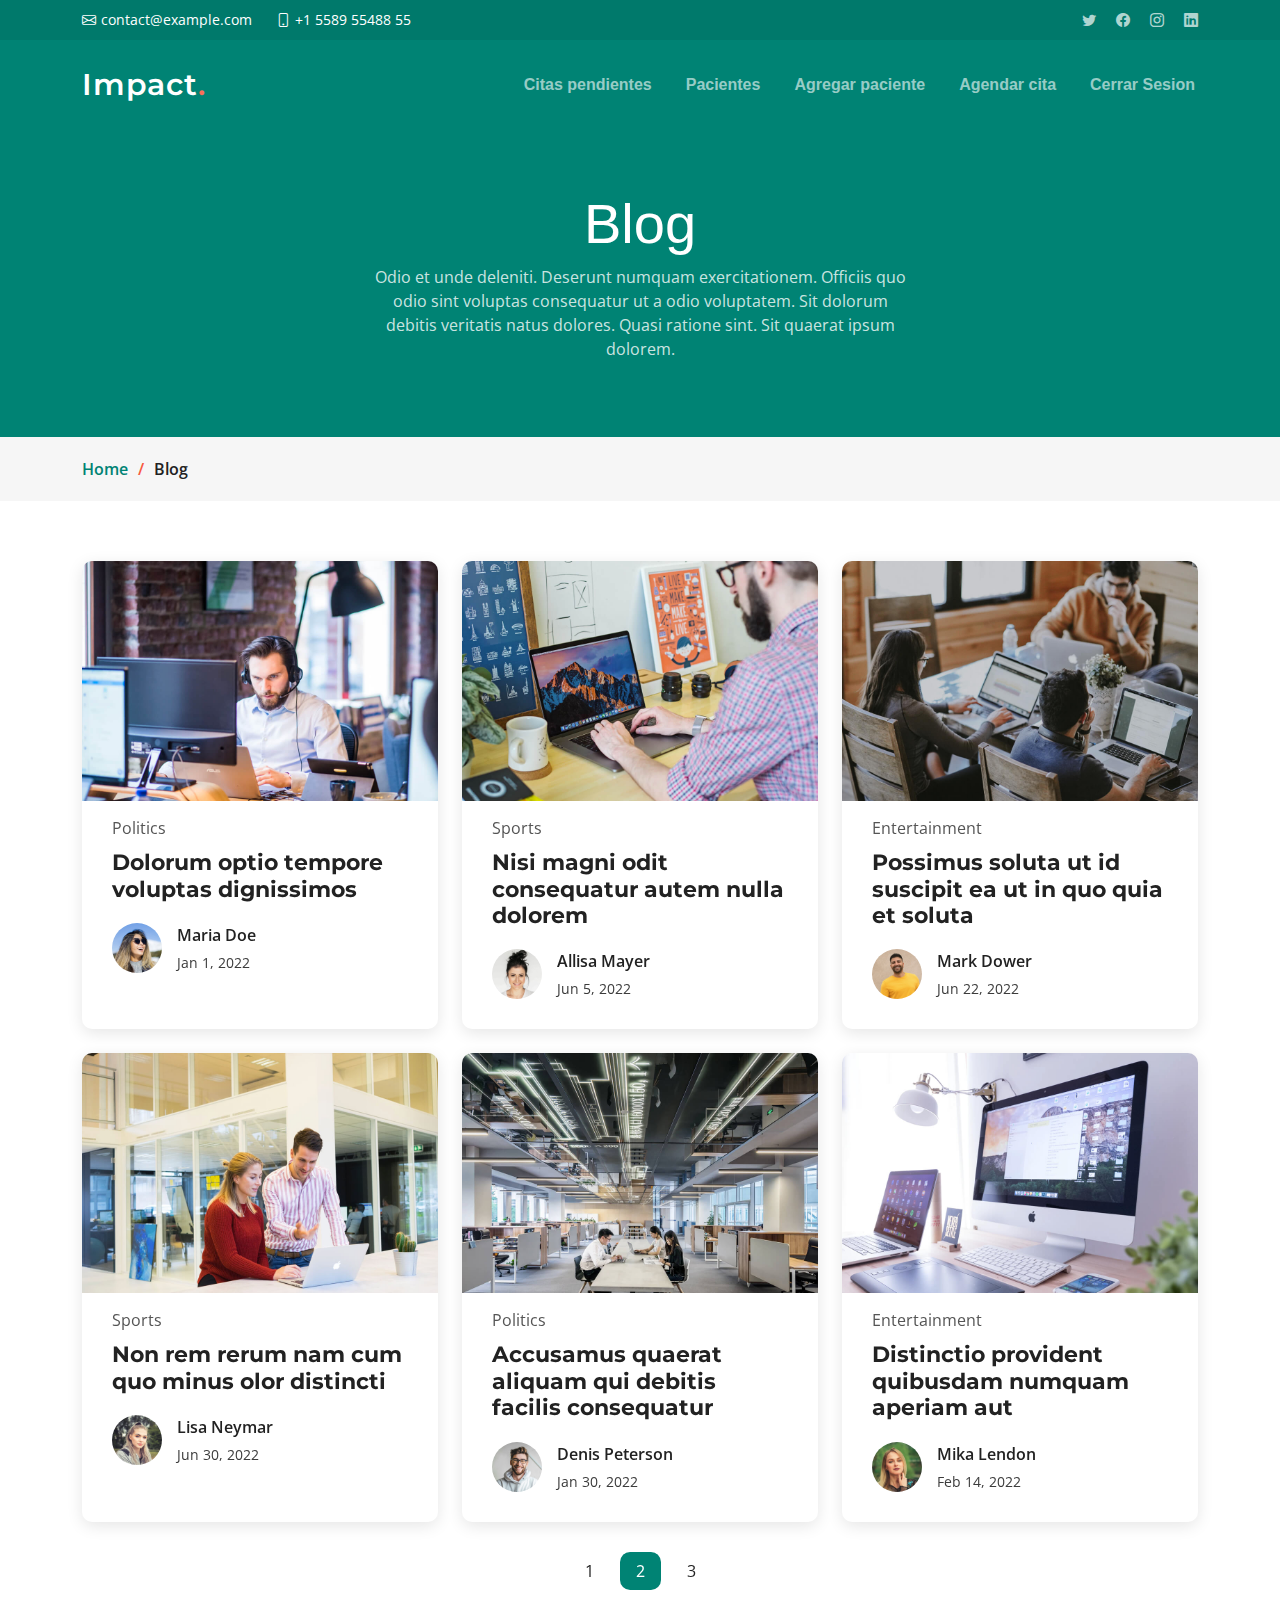
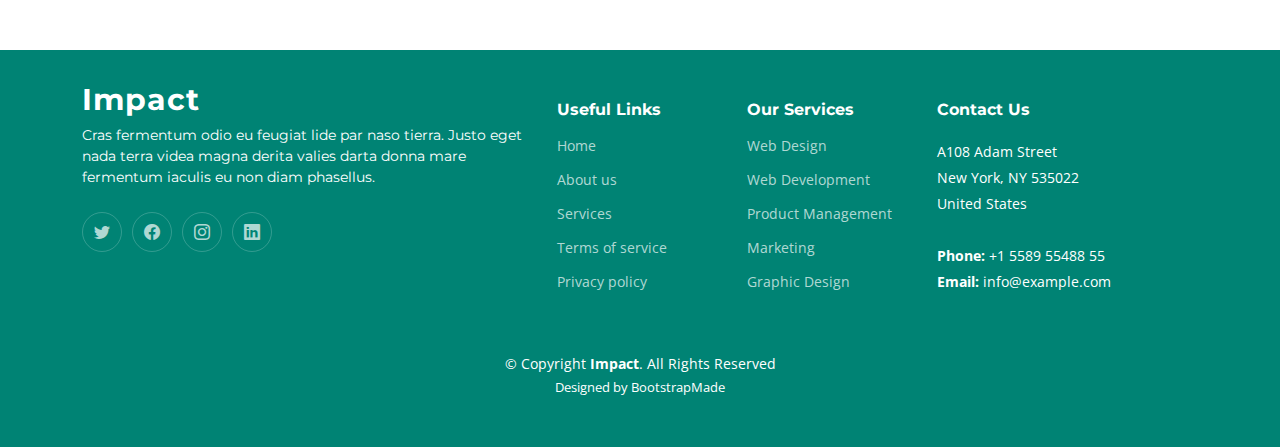
<file: Impact/Impact/blog.html>
<!DOCTYPE html>
<html lang="en">

<head>
    <meta charset="utf-8">
    <meta content="width=device-width, initial-scale=1.0" name="viewport">

    <title>Impact Bootstrap Template - Blog</title>
    <meta content="" name="description">
    <meta content="" name="keywords">

    <!-- Favicons -->
    <link href="assets/img/favicon.png" rel="icon">
    <link href="assets/img/apple-touch-icon.png" rel="apple-touch-icon">

    <!-- Google Fonts -->
    <link rel="preconnect" href="https://fonts.googleapis.com">
    <link rel="preconnect" href="https://fonts.gstatic.com" crossorigin>
    <link href="https://fonts.googleapis.com/css2?family=Open+Sans:ital,wght@0,300;0,400;0,500;0,600;0,700;1,300;1,400;1,600;1,700&family=Montserrat:ital,wght@0,300;0,400;0,500;0,600;0,700;1,300;1,400;1,500;1,600;1,700&family=Raleway:ital,wght@0,300;0,400;0,500;0,600;0,700;1,300;1,400;1,500;1,600;1,700&display=swap"
        rel="stylesheet">

    <!-- Vendor CSS Files -->
    <link href="assets/vendor/bootstrap/css/bootstrap.min.css" rel="stylesheet">
    <link href="assets/vendor/bootstrap-icons/bootstrap-icons.css" rel="stylesheet">
    <link href="assets/vendor/aos/aos.css" rel="stylesheet">
    <link href="assets/vendor/glightbox/css/glightbox.min.css" rel="stylesheet">
    <link href="assets/vendor/swiper/swiper-bundle.min.css" rel="stylesheet">

    <!-- Template Main CSS File -->
    <link href="assets/css/main.css" rel="stylesheet">

    <!-- =======================================================
  * Template Name: Impact - v1.1.1
  * Template URL: https://bootstrapmade.com/impact-bootstrap-business-website-template/
  * Author: BootstrapMade.com
  * License: https://bootstrapmade.com/license/
  ======================================================== -->
</head>

<body>

    <!-- ======= Header ======= -->
    <section id="topbar" class="topbar d-flex align-items-center">
        <div class="container d-flex justify-content-center justify-content-md-between">
            <div class="contact-info d-flex align-items-center">
                <i class="bi bi-envelope d-flex align-items-center"><a href="mailto:contact@example.com">contact@example.com</a></i>
                <i class="bi bi-phone d-flex align-items-center ms-4"><span>+1 5589 55488 55</span></i>
            </div>
            <div class="social-links d-none d-md-flex align-items-center">
                <a href="#" class="twitter"><i class="bi bi-twitter"></i></a>
                <a href="#" class="facebook"><i class="bi bi-facebook"></i></a>
                <a href="#" class="instagram"><i class="bi bi-instagram"></i></a>
                <a href="#" class="linkedin"><i class="bi bi-linkedin"></i></i></a>
            </div>
        </div>
    </section>
    <!-- End Top Bar -->

    <header id="header" class="header d-flex align-items-center">

        <div class="container-fluid container-xl d-flex align-items-center justify-content-between">
            <a href="index.html" class="logo d-flex align-items-center">
                <!-- Uncomment the line below if you also wish to use an image logo -->
                <!-- <img src="assets/img/logo.png" alt=""> -->
                <h1>Impact<span>.</span></h1>
            </a>
            <nav id="navbar" class="navbar">
                <ul>
                    <li><a href="index.html">Citas pendientes</a></li>

                    <li><a href="blog.html">Pacientes</a></li>
                    <li><a href="blog2.html">Agregar paciente</a></li>
                    <li><a href="blog3.html">Agendar cita</a></li>
                    <li><a href="#contact">Cerrar Sesion</a></li>
                </ul>
            </nav>
            <!-- .navbar -->

            <i class="mobile-nav-toggle mobile-nav-show bi bi-list"></i>
            <i class="mobile-nav-toggle mobile-nav-hide d-none bi bi-x"></i>

        </div>
    </header>
    <!-- End Header -->
    <!-- End Header -->

    <main id="main">

        <!-- ======= Breadcrumbs ======= -->
        <div class="breadcrumbs">
            <div class="page-header d-flex align-items-center" style="background-image: url('');">
                <div class="container position-relative">
                    <div class="row d-flex justify-content-center">
                        <div class="col-lg-6 text-center">
                            <h2>Blog</h2>
                            <p>Odio et unde deleniti. Deserunt numquam exercitationem. Officiis quo odio sint voluptas consequatur ut a odio voluptatem. Sit dolorum debitis veritatis natus dolores. Quasi ratione sint. Sit quaerat ipsum dolorem.</p>
                        </div>
                    </div>
                </div>
            </div>
            <nav>
                <div class="container">
                    <ol>
                        <li><a href="index.html">Home</a></li>
                        <li>Blog</li>
                    </ol>
                </div>
            </nav>
        </div>
        <!-- End Breadcrumbs -->

        <!-- ======= Blog Section ======= -->
        <section id="blog" class="blog">
            <div class="container" data-aos="fade-up">

                <div class="row gy-4 posts-list">

                    <div class="col-xl-4 col-md-6">
                        <article>

                            <div class="post-img">
                                <img src="assets/img/blog/blog-1.jpg" alt="" class="img-fluid">
                            </div>

                            <p class="post-category">Politics</p>

                            <h2 class="title">
                                <a href="blog-details.html">Dolorum optio tempore voluptas dignissimos</a>
                            </h2>

                            <div class="d-flex align-items-center">
                                <img src="assets/img/blog/blog-author.jpg" alt="" class="img-fluid post-author-img flex-shrink-0">
                                <div class="post-meta">
                                    <p class="post-author-list">Maria Doe</p>
                                    <p class="post-date">
                                        <time datetime="2022-01-01">Jan 1, 2022</time>
                                    </p>
                                </div>
                            </div>

                        </article>
                    </div>
                    <!-- End post list item -->

                    <div class="col-xl-4 col-md-6">
                        <article>

                            <div class="post-img">
                                <img src="assets/img/blog/blog-2.jpg" alt="" class="img-fluid">
                            </div>

                            <p class="post-category">Sports</p>

                            <h2 class="title">
                                <a href="blog-details.html">Nisi magni odit consequatur autem nulla dolorem</a>
                            </h2>

                            <div class="d-flex align-items-center">
                                <img src="assets/img/blog/blog-author-2.jpg" alt="" class="img-fluid post-author-img flex-shrink-0">
                                <div class="post-meta">
                                    <p class="post-author-list">Allisa Mayer</p>
                                    <p class="post-date">
                                        <time datetime="2022-01-01">Jun 5, 2022</time>
                                    </p>
                                </div>
                            </div>

                        </article>
                    </div>
                    <!-- End post list item -->

                    <div class="col-xl-4 col-md-6">
                        <article>

                            <div class="post-img">
                                <img src="assets/img/blog/blog-3.jpg" alt="" class="img-fluid">
                            </div>

                            <p class="post-category">Entertainment</p>

                            <h2 class="title">
                                <a href="blog-details.html">Possimus soluta ut id suscipit ea ut in quo quia et soluta</a>
                            </h2>

                            <div class="d-flex align-items-center">
                                <img src="assets/img/blog/blog-author-3.jpg" alt="" class="img-fluid post-author-img flex-shrink-0">
                                <div class="post-meta">
                                    <p class="post-author-list">Mark Dower</p>
                                    <p class="post-date">
                                        <time datetime="2022-01-01">Jun 22, 2022</time>
                                    </p>
                                </div>
                            </div>

                        </article>
                    </div>
                    <!-- End post list item -->

                    <div class="col-xl-4 col-md-6">
                        <article>

                            <div class="post-img">
                                <img src="assets/img/blog/blog-4.jpg" alt="" class="img-fluid">
                            </div>

                            <p class="post-category">Sports</p>

                            <h2 class="title">
                                <a href="blog-details.html">Non rem rerum nam cum quo minus olor distincti</a>
                            </h2>

                            <div class="d-flex align-items-center">
                                <img src="assets/img/blog/blog-author-4.jpg" alt="" class="img-fluid post-author-img flex-shrink-0">
                                <div class="post-meta">
                                    <p class="post-author-list">Lisa Neymar</p>
                                    <p class="post-date">
                                        <time datetime="2022-01-01">Jun 30, 2022</time>
                                    </p>
                                </div>
                            </div>

                        </article>
                    </div>
                    <!-- End post list item -->

                    <div class="col-xl-4 col-md-6">
                        <article>

                            <div class="post-img">
                                <img src="assets/img/blog/blog-5.jpg" alt="" class="img-fluid">
                            </div>

                            <p class="post-category">Politics</p>

                            <h2 class="title">
                                <a href="blog-details.html">Accusamus quaerat aliquam qui debitis facilis consequatur</a>
                            </h2>

                            <div class="d-flex align-items-center">
                                <img src="assets/img/blog/blog-author-5.jpg" alt="" class="img-fluid post-author-img flex-shrink-0">
                                <div class="post-meta">
                                    <p class="post-author-list">Denis Peterson</p>
                                    <p class="post-date">
                                        <time datetime="2022-01-01">Jan 30, 2022</time>
                                    </p>
                                </div>
                            </div>

                        </article>
                    </div>
                    <!-- End post list item -->

                    <div class="col-xl-4 col-md-6">
                        <article>

                            <div class="post-img">
                                <img src="assets/img/blog/blog-6.jpg" alt="" class="img-fluid">
                            </div>

                            <p class="post-category">Entertainment</p>

                            <h2 class="title">
                                <a href="blog-details.html">Distinctio provident quibusdam numquam aperiam aut</a>
                            </h2>

                            <div class="d-flex align-items-center">
                                <img src="assets/img/blog/blog-author-6.jpg" alt="" class="img-fluid post-author-img flex-shrink-0">
                                <div class="post-meta">
                                    <p class="post-author-list">Mika Lendon</p>
                                    <p class="post-date">
                                        <time datetime="2022-01-01">Feb 14, 2022</time>
                                    </p>
                                </div>
                            </div>

                        </article>
                    </div>
                    <!-- End post list item -->

                </div>
                <!-- End blog posts list -->

                <div class="blog-pagination">
                    <ul class="justify-content-center">
                        <li><a href="#">1</a></li>
                        <li class="active"><a href="#">2</a></li>
                        <li><a href="#">3</a></li>
                    </ul>
                </div>
                <!-- End blog pagination -->

            </div>
        </section>
        <!-- End Blog Section -->

    </main>
    <!-- End #main -->

    <!-- ======= Footer ======= -->
    <footer id="footer" class="footer">

        <div class="container">
            <div class="row gy-4">
                <div class="col-lg-5 col-md-12 footer-info">
                    <a href="index.html" class="logo d-flex align-items-center">
                        <span>Impact</span>
                    </a>
                    <p>Cras fermentum odio eu feugiat lide par naso tierra. Justo eget nada terra videa magna derita valies darta donna mare fermentum iaculis eu non diam phasellus.</p>
                    <div class="social-links d-flex mt-4">
                        <a href="#" class="twitter"><i class="bi bi-twitter"></i></a>
                        <a href="#" class="facebook"><i class="bi bi-facebook"></i></a>
                        <a href="#" class="instagram"><i class="bi bi-instagram"></i></a>
                        <a href="#" class="linkedin"><i class="bi bi-linkedin"></i></a>
                    </div>
                </div>

                <div class="col-lg-2 col-6 footer-links">
                    <h4>Useful Links</h4>
                    <ul>
                        <li><a href="#">Home</a></li>
                        <li><a href="#">About us</a></li>
                        <li><a href="#">Services</a></li>
                        <li><a href="#">Terms of service</a></li>
                        <li><a href="#">Privacy policy</a></li>
                    </ul>
                </div>

                <div class="col-lg-2 col-6 footer-links">
                    <h4>Our Services</h4>
                    <ul>
                        <li><a href="#">Web Design</a></li>
                        <li><a href="#">Web Development</a></li>
                        <li><a href="#">Product Management</a></li>
                        <li><a href="#">Marketing</a></li>
                        <li><a href="#">Graphic Design</a></li>
                    </ul>
                </div>

                <div class="col-lg-3 col-md-12 footer-contact text-center text-md-start">
                    <h4>Contact Us</h4>
                    <p>
                        A108 Adam Street <br> New York, NY 535022<br> United States <br><br>
                        <strong>Phone:</strong> +1 5589 55488 55<br>
                        <strong>Email:</strong> info@example.com<br>
                    </p>

                </div>

            </div>
        </div>

        <div class="container mt-4">
            <div class="copyright">
                &copy; Copyright <strong><span>Impact</span></strong>. All Rights Reserved
            </div>
            <div class="credits">
                <!-- All the links in the footer should remain intact. -->
                <!-- You can delete the links only if you purchased the pro version. -->
                <!-- Licensing information: https://bootstrapmade.com/license/ -->
                <!-- Purchase the pro version with working PHP/AJAX contact form: https://bootstrapmade.com/impact-bootstrap-business-website-template/ -->
                Designed by <a href="https://bootstrapmade.com/">BootstrapMade</a>
            </div>
        </div>

    </footer>
    <!-- End Footer -->
    <!-- End Footer -->

    <a href="#" class="scroll-top d-flex align-items-center justify-content-center"><i class="bi bi-arrow-up-short"></i></a>

    <div id="preloader"></div>

    <!-- Vendor JS Files -->
    <script src="assets/vendor/bootstrap/js/bootstrap.bundle.min.js"></script>
    <script src="assets/vendor/aos/aos.js"></script>
    <script src="assets/vendor/glightbox/js/glightbox.min.js"></script>
    <script src="assets/vendor/purecounter/purecounter_vanilla.js"></script>
    <script src="assets/vendor/swiper/swiper-bundle.min.js"></script>
    <script src="assets/vendor/isotope-layout/isotope.pkgd.min.js"></script>
    <script src="assets/vendor/php-email-form/validate.js"></script>

    <!-- Template Main JS File -->
    <script src="assets/js/main.js"></script>

</body>

</html>
</file>
<file: assets/css/main.css>
/**
* Template Name: Impact - v1.1.1
* Template URL: https://bootstrapmade.com/impact-bootstrap-business-website-template/
* Author: BootstrapMade.com
* License: https://bootstrapmade.com/license/
*/

/*--------------------------------------------------------------
# Set main reusable colors and fonts using CSS variables
# Learn more about CSS variables at https://developer.mozilla.org/en-US/docs/Web/CSS/Using_CSS_custom_properties
--------------------------------------------------------------*/
/* Fonts */
:root {
  --font-default: "Open Sans", system-ui, -apple-system, "Segoe UI", Roboto, "Helvetica Neue", Arial, "Noto Sans", "Liberation Sans", sans-serif, "Apple Color Emoji", "Segoe UI Emoji", "Segoe UI Symbol", "Noto Color Emoji";
  --font-primary: "Montserrat", sans-serif;
  --font-secondary: "Poppins", sans-serif;
}

/* Colors */
:root {
  --color-default: #222222;
  --color-primary: #008374;
  --color-secondary: #f85a40;
}

/* Smooth scroll behavior */
:root {
  scroll-behavior: smooth;
}

/*--------------------------------------------------------------
# General
--------------------------------------------------------------*/
body {
  font-family: var(--font-default);
  color: var(--color-default);
}

a {
  color: var(--color-primary);
  text-decoration: none;
}

a:hover {
  color: #00b6a1;
  text-decoration: none;
}

h1,
h2,
h3,
h4,
h5,
h6 {
  font-family: var(--font-primary);
}

/*--------------------------------------------------------------
# Sections & Section Header
--------------------------------------------------------------*/
section {
  padding: 60px 0;
  overflow: hidden;
}

.sections-bg {
  background-color: #f6f6f6;
}

.section-header {
  text-align: center;
  padding-bottom: 60px;
}

.section-header h2 {
  font-size: 32px;
  font-weight: 600;
  margin-bottom: 20px;
  padding-bottom: 20px;
  position: relative;
}

.section-header h2:after {
  content: "";
  position: absolute;
  display: block;
  width: 50px;
  height: 3px;
  background: var(--color-primary);
  left: 0;
  right: 0;
  bottom: 0;
  margin: auto;
}

.section-header p {
  margin-bottom: 0;
  color: #6f6f6f;
}

/*--------------------------------------------------------------
# Breadcrumbs
--------------------------------------------------------------*/
.breadcrumbs .page-header {
  padding: 60px 0 60px 0;
  min-height: 20vh;
  position: relative;
  background-color: var(--color-primary);
}

.breadcrumbs .page-header h2 {
  font-size: 56px;
  font-weight: 500;
  color: #fff;
  font-family: var(--font-secondary);
}

.breadcrumbs .page-header p {
  color: rgba(255, 255, 255, 0.8);
}

.breadcrumbs nav {
  background-color: #f6f6f6;
  padding: 20px 0;
}

.breadcrumbs nav ol {
  display: flex;
  flex-wrap: wrap;
  list-style: none;
  margin: 0;
  padding: 0;
  font-size: 16px;
  font-weight: 600;
  color: var(--color-default);
}

.breadcrumbs nav ol a {
  color: var(--color-primary);
  transition: 0.3s;
}

.breadcrumbs nav ol a:hover {
  text-decoration: underline;
}

.breadcrumbs nav ol li+li {
  padding-left: 10px;
}

.breadcrumbs nav ol li+li::before {
  display: inline-block;
  padding-right: 10px;
  color: var(--color-secondary);
  content: "/";
}

/*--------------------------------------------------------------
# Scroll top button
--------------------------------------------------------------*/
.scroll-top {
  position: fixed;
  visibility: hidden;
  opacity: 0;
  right: 15px;
  bottom: -15px;
  z-index: 99999;
  background: var(--color-secondary);
  width: 44px;
  height: 44px;
  border-radius: 50px;
  transition: all 0.4s;
}

.scroll-top i {
  font-size: 24px;
  color: #fff;
  line-height: 0;
}

.scroll-top:hover {
  background: rgba(248, 90, 64, 0.8);
  color: #fff;
}

.scroll-top.active {
  visibility: visible;
  opacity: 1;
  bottom: 15px;
}

/*--------------------------------------------------------------
# Preloader
--------------------------------------------------------------*/
#preloader {
  position: fixed;
  inset: 0;
  z-index: 999999;
  overflow: hidden;
  background: #fff;
  transition: all 0.6s ease-out;
}

#preloader:before {
  content: "";
  position: fixed;
  top: calc(50% - 30px);
  left: calc(50% - 30px);
  border: 6px solid #fff;
  border-color: var(--color-primary) transparent var(--color-primary) transparent;
  border-radius: 50%;
  width: 60px;
  height: 60px;
  -webkit-animation: animate-preloader 1.5s linear infinite;
  animation: animate-preloader 1.5s linear infinite;
}

@-webkit-keyframes animate-preloader {
  0% {
    transform: rotate(0deg);
  }

  100% {
    transform: rotate(360deg);
  }
}

@keyframes animate-preloader {
  0% {
    transform: rotate(0deg);
  }

  100% {
    transform: rotate(360deg);
  }
}

/*--------------------------------------------------------------
# Disable aos animation delay on mobile devices
--------------------------------------------------------------*/
@media screen and (max-width: 768px) {
  [data-aos-delay] {
    transition-delay: 0 !important;
  }
}

/*--------------------------------------------------------------
# Header
--------------------------------------------------------------*/
.topbar {
  background: #00796b;
  height: 40px;
  font-size: 14px;
  transition: all 0.5s;
  color: #fff;
  padding: 0;
}

.topbar .contact-info i {
  font-style: normal;
  color: #fff;
  line-height: 0;
}

.topbar .contact-info i a,
.topbar .contact-info i span {
  padding-left: 5px;
  color: #fff;
}

@media (max-width: 575px) {

  .topbar .contact-info i a,
  .topbar .contact-info i span {
    font-size: 13px;
  }
}

.topbar .contact-info i a {
  line-height: 0;
  transition: 0.3s;
}

.topbar .contact-info i a:hover {
  color: #fff;
  text-decoration: underline;
}

.topbar .social-links a {
  color: rgba(255, 255, 255, 0.7);
  line-height: 0;
  transition: 0.3s;
  margin-left: 20px;
}

.topbar .social-links a:hover {
  color: #fff;
}

.header {
  transition: all 0.5s;
  z-index: 997;
  height: 90px;
  background-color: var(--color-primary);
}

.header.sticked {
  position: fixed;
  top: 0;
  right: 0;
  left: 0;
  height: 70px;
  box-shadow: 0px 2px 20px rgba(0, 0, 0, 0.1);
}

.header .logo img {
  max-height: 40px;
  margin-right: 6px;
}

.header .logo h1 {
  font-size: 30px;
  margin: 0;
  font-weight: 600;
  letter-spacing: 0.8px;
  color: #fff;
  font-family: var(--font-primary);
}

.header .logo h1 span {
  color: #f96f59;
}

.sticked-header-offset {
  margin-top: 70px;
}

section {
  scroll-margin-top: 70px;
}

/*--------------------------------------------------------------
# Desktop Navigation
--------------------------------------------------------------*/
@media (min-width: 1280px) {
  .navbar {
    padding: 0;
  }

  .navbar ul {
    margin: 0;
    padding: 0;
    display: flex;
    list-style: none;
    align-items: center;
  }

  .navbar li {
    position: relative;
  }

  .navbar>ul>li {
    white-space: nowrap;
    padding: 10px 0 10px 28px;
  }

  .navbar a,
  .navbar a:focus {
    display: flex;
    align-items: center;
    justify-content: space-between;
    padding: 0 3px;
    font-family: var(--font-secondary);
    font-size: 16px;
    font-weight: 600;
    color: rgba(255, 255, 255, 0.6);
    white-space: nowrap;
    transition: 0.3s;
    position: relative;
  }

  .navbar a i,
  .navbar a:focus i {
    font-size: 12px;
    line-height: 0;
    margin-left: 5px;
  }

  .navbar>ul>li>a:before {
    content: "";
    position: absolute;
    width: 100%;
    height: 2px;
    bottom: -6px;
    left: 0;
    background-color: var(--color-secondary);
    visibility: hidden;
    width: 0px;
    transition: all 0.3s ease-in-out 0s;
  }

  .navbar a:hover:before,
  .navbar li:hover>a:before,
  .navbar .active:before {
    visibility: visible;
    width: 100%;
  }

  .navbar a:hover,
  .navbar .active,
  .navbar .active:focus,
  .navbar li:hover>a {
    color: #fff;
  }

  .navbar .dropdown ul {
    display: block;
    position: absolute;
    left: 28px;
    top: calc(100% + 30px);
    margin: 0;
    padding: 10px 0;
    z-index: 99;
    opacity: 0;
    visibility: hidden;
    background: #fff;
    box-shadow: 0px 0px 30px rgba(127, 137, 161, 0.25);
    transition: 0.3s;
    border-radius: 4px;
  }

  .navbar .dropdown ul li {
    min-width: 200px;
  }

  .navbar .dropdown ul a {
    padding: 10px 20px;
    font-size: 15px;
    text-transform: none;
    font-weight: 600;
    color: #006a5d;
  }

  .navbar .dropdown ul a i {
    font-size: 12px;
  }

  .navbar .dropdown ul a:hover,
  .navbar .dropdown ul .active:hover,
  .navbar .dropdown ul li:hover>a {
    color: var(--color-secondary);
  }

  .navbar .dropdown:hover>ul {
    opacity: 1;
    top: 100%;
    visibility: visible;
  }

  .navbar .dropdown .dropdown ul {
    top: 0;
    left: calc(100% - 30px);
    visibility: hidden;
  }

  .navbar .dropdown .dropdown:hover>ul {
    opacity: 1;
    top: 0;
    left: 100%;
    visibility: visible;
  }
}

@media (min-width: 1280px) and (max-width: 1366px) {
  .navbar .dropdown .dropdown ul {
    left: -90%;
  }

  .navbar .dropdown .dropdown:hover>ul {
    left: -100%;
  }
}

@media (min-width: 1280px) {

  .mobile-nav-show,
  .mobile-nav-hide {
    display: none;
  }
}

/*--------------------------------------------------------------
# Mobile Navigation
--------------------------------------------------------------*/
@media (max-width: 1279px) {
  .navbar {
    position: fixed;
    top: 0;
    right: -100%;
    width: 100%;
    max-width: 400px;
    bottom: 0;
    transition: 0.3s;
    z-index: 9997;
  }

  .navbar ul {
    position: absolute;
    inset: 0;
    padding: 50px 0 10px 0;
    margin: 0;
    background: rgba(0, 131, 116, 0.9);
    overflow-y: auto;
    transition: 0.3s;
    z-index: 9998;
  }

  .navbar a,
  .navbar a:focus {
    display: flex;
    align-items: center;
    justify-content: space-between;
    padding: 10px 20px;
    font-family: var(--font-primary);
    font-size: 15px;
    font-weight: 600;
    color: rgba(255, 255, 255, 0.7);
    white-space: nowrap;
    transition: 0.3s;
  }

  .navbar a i,
  .navbar a:focus i {
    font-size: 12px;
    line-height: 0;
    margin-left: 5px;
  }

  .navbar a:hover,
  .navbar .active,
  .navbar .active:focus,
  .navbar li:hover>a {
    color: #fff;
  }

  .navbar .getstarted,
  .navbar .getstarted:focus {
    background: var(--color-primary);
    padding: 8px 20px;
    border-radius: 4px;
    margin: 15px;
    color: #fff;
  }

  .navbar .getstarted:hover,
  .navbar .getstarted:focus:hover {
    color: #fff;
    background: rgba(0, 131, 116, 0.8);
  }

  .navbar .dropdown ul,
  .navbar .dropdown .dropdown ul {
    position: static;
    display: none;
    padding: 10px 0;
    margin: 10px 20px;
    transition: all 0.5s ease-in-out;
    background-color: #007466;
    border: 1px solid #006459;
  }

  .navbar .dropdown>.dropdown-active,
  .navbar .dropdown .dropdown>.dropdown-active {
    display: block;
  }

  .mobile-nav-show {
    color: rgba(255, 255, 255, 0.6);
    font-size: 28px;
    cursor: pointer;
    line-height: 0;
    transition: 0.5s;
    z-index: 9999;
    margin-right: 10px;
  }

  .mobile-nav-hide {
    color: #fff;
    font-size: 32px;
    cursor: pointer;
    line-height: 0;
    transition: 0.5s;
    position: fixed;
    right: 20px;
    top: 20px;
    z-index: 9999;
  }

  .mobile-nav-active {
    overflow: hidden;
  }

  .mobile-nav-active .navbar {
    right: 0;
  }

  .mobile-nav-active .navbar:before {
    content: "";
    position: fixed;
    inset: 0;
    background: rgba(0, 106, 93, 0.8);
    z-index: 9996;
  }
}

/*--------------------------------------------------------------
# About Us Section
--------------------------------------------------------------*/
.about h3 {
  font-weight: 700;
  font-size: 28px;
  margin-bottom: 20px;
  font-family: var(--font-secondary);
}

.about .call-us {
  left: 10%;
  right: 10%;
  bottom: 0;
  background-color: #fff;
  box-shadow: 0px 2px 25px rgba(0, 0, 0, 0.08);
  padding: 20px;
  text-align: center;
}

.about .call-us h4 {
  font-size: 24px;
  font-weight: 700;
  margin-bottom: 5px;
}

.about .call-us p {
  font-size: 28px;
  font-weight: 700;
  color: var(--color-primary);
}

.about .content ul {
  list-style: none;
  padding: 0;
}

.about .content ul li {
  padding: 0 0 10px 30px;
  position: relative;
}

.about .content ul i {
  position: absolute;
  font-size: 20px;
  left: 0;
  top: -3px;
  color: var(--color-primary);
}

.about .content p:last-child {
  margin-bottom: 0;
}

.about .play-btn {
  width: 94px;
  height: 94px;
  background: radial-gradient(var(--color-primary) 50%, rgba(0, 131, 116, 0.4) 52%);
  border-radius: 50%;
  display: block;
  position: absolute;
  left: calc(50% - 47px);
  top: calc(50% - 47px);
  overflow: hidden;
}

.about .play-btn:before {
  content: "";
  position: absolute;
  width: 120px;
  height: 120px;
  -webkit-animation-delay: 0s;
  animation-delay: 0s;
  -webkit-animation: pulsate-btn 2s;
  animation: pulsate-btn 2s;
  -webkit-animation-direction: forwards;
  animation-direction: forwards;
  -webkit-animation-iteration-count: infinite;
  animation-iteration-count: infinite;
  -webkit-animation-timing-function: steps;
  animation-timing-function: steps;
  opacity: 1;
  border-radius: 50%;
  border: 5px solid rgba(0, 131, 116, 0.7);
  top: -15%;
  left: -15%;
  background: rgba(198, 16, 0, 0);
}

.about .play-btn:after {
  content: "";
  position: absolute;
  left: 50%;
  top: 50%;
  transform: translateX(-40%) translateY(-50%);
  width: 0;
  height: 0;
  border-top: 10px solid transparent;
  border-bottom: 10px solid transparent;
  border-left: 15px solid #fff;
  z-index: 100;
  transition: all 400ms cubic-bezier(0.55, 0.055, 0.675, 0.19);
}

.about .play-btn:hover:before {
  content: "";
  position: absolute;
  left: 50%;
  top: 50%;
  transform: translateX(-40%) translateY(-50%);
  width: 0;
  height: 0;
  border: none;
  border-top: 10px solid transparent;
  border-bottom: 10px solid transparent;
  border-left: 15px solid #fff;
  z-index: 200;
  -webkit-animation: none;
  animation: none;
  border-radius: 0;
}

.about .play-btn:hover:after {
  border-left: 15px solid var(--color-primary);
  transform: scale(20);
}

@-webkit-keyframes pulsate-btn {
  0% {
    transform: scale(0.6, 0.6);
    opacity: 1;
  }

  100% {
    transform: scale(1, 1);
    opacity: 0;
  }
}

@keyframes pulsate-btn {
  0% {
    transform: scale(0.6, 0.6);
    opacity: 1;
  }

  100% {
    transform: scale(1, 1);
    opacity: 0;
  }
}

/*--------------------------------------------------------------
# Clients Section
--------------------------------------------------------------*/
.clients {
  padding: 40px 0;
}

.clients .swiper {
  padding: 10px 0;
}

.clients .swiper-slide img {
  transition: 0.3s;
}

.clients .swiper-slide img:hover {
  transform: scale(1.1);
}

.clients .swiper-pagination {
  margin-top: 20px;
  position: relative;
}

.clients .swiper-pagination .swiper-pagination-bullet {
  width: 12px;
  height: 12px;
  background-color: #fff;
  opacity: 1;
  background-color: #ddd;
}

.clients .swiper-pagination .swiper-pagination-bullet-active {
  background-color: var(--color-primary);
}

/*--------------------------------------------------------------
# Stats Counter Section
--------------------------------------------------------------*/
.stats-counter {
  padding: 40px 0;
}

.stats-counter .stats-item {
  padding: 20px 0;
  border-bottom: 1px solid #e4e4e4;
}

.stats-counter .stats-item .purecounter {
  min-width: 90px;
  padding-right: 15px;
}

.stats-counter .stats-item i {
  font-size: 44px;
  line-height: 0;
  margin-right: 15px;
}

.stats-counter .stats-item span {
  font-size: 40px;
  display: block;
  font-weight: 700;
  color: var(--color-primary);
  line-height: 40px;
}

.stats-counter .stats-item p {
  margin: 0;
  font-family: var(--font-primary);
  font-size: 14px;
}

/*--------------------------------------------------------------
# Call To Action Section
--------------------------------------------------------------*/
.call-to-action .container {
  background: linear-gradient(rgba(0, 0, 0, 0.5), rgba(0, 0, 0, 0.5)), url("../img/cta-bg.jpg") center center;
  background-size: cover;
  padding: 100px 60px;
  border-radius: 15px;
  overflow: hidden;
}

.call-to-action h3 {
  color: #fff;
  font-size: 28px;
  font-weight: 700;
  margin-bottom: 20px;
}

.call-to-action p {
  color: #fff;
  margin-bottom: 20px;
}

.call-to-action .play-btn {
  width: 94px;
  height: 94px;
  margin-bottom: 20px;
  background: radial-gradient(var(--color-primary) 50%, rgba(0, 131, 116, 0.4) 52%);
  border-radius: 50%;
  display: inline-block;
  position: relative;
  overflow: hidden;
}

.call-to-action .play-btn:before {
  content: "";
  position: absolute;
  width: 120px;
  height: 120px;
  -webkit-animation-delay: 0s;
  animation-delay: 0s;
  -webkit-animation: pulsate-btn 2s;
  animation: pulsate-btn 2s;
  -webkit-animation-direction: forwards;
  animation-direction: forwards;
  -webkit-animation-iteration-count: infinite;
  animation-iteration-count: infinite;
  -webkit-animation-timing-function: steps;
  animation-timing-function: steps;
  opacity: 1;
  border-radius: 50%;
  border: 5px solid rgba(0, 131, 116, 0.7);
  top: -15%;
  left: -15%;
  background: rgba(198, 16, 0, 0);
}

.call-to-action .play-btn:after {
  content: "";
  position: absolute;
  left: 50%;
  top: 50%;
  transform: translateX(-40%) translateY(-50%);
  width: 0;
  height: 0;
  border-top: 10px solid transparent;
  border-bottom: 10px solid transparent;
  border-left: 15px solid #fff;
  z-index: 100;
  transition: all 400ms cubic-bezier(0.55, 0.055, 0.675, 0.19);
}

.call-to-action .play-btn:hover:before {
  content: "";
  position: absolute;
  left: 50%;
  top: 50%;
  transform: translateX(-40%) translateY(-50%);
  width: 0;
  height: 0;
  border: none;
  border-top: 10px solid transparent;
  border-bottom: 10px solid transparent;
  border-left: 15px solid #fff;
  z-index: 200;
  -webkit-animation: none;
  animation: none;
  border-radius: 0;
}

.call-to-action .play-btn:hover:after {
  border-left: 15px solid var(--color-primary);
  transform: scale(20);
}

.call-to-action .cta-btn {
  font-family: var(--font-primary);
  font-weight: 500;
  font-size: 16px;
  letter-spacing: 1px;
  display: inline-block;
  padding: 12px 48px;
  border-radius: 50px;
  transition: 0.5s;
  margin: 10px;
  border: 2px solid #fff;
  color: #fff;
}

.call-to-action .cta-btn:hover {
  background: var(--color-primary);
  border: 2px solid var(--color-primary);
}

@keyframes pulsate-btn {
  0% {
    transform: scale(0.6, 0.6);
    opacity: 1;
  }

  100% {
    transform: scale(1, 1);
    opacity: 0;
  }
}

/*--------------------------------------------------------------
# Our Services Section
--------------------------------------------------------------*/
.services {
  padding: 60px 0;
}

.services .service-item {
  padding: 40px;
  background: #fff;
  height: 100%;
  border-radius: 10px;
}

.services .service-item .icon {
  width: 48px;
  height: 48px;
  position: relative;
  margin-bottom: 50px;
}

.services .service-item .icon i {
  color: var(--color-default);
  font-size: 56px;
  transition: ease-in-out 0.3s;
  z-index: 2;
  position: relative;
}

.services .service-item .icon:before {
  position: absolute;
  content: "";
  height: 100%;
  width: 100%;
  background: #eeeeee;
  border-radius: 50px;
  z-index: 1;
  top: 10px;
  right: -20px;
  transition: 0.3s;
}

.services .service-item h3 {
  color: var(--color-default);
  font-weight: 700;
  margin: 0 0 20px 0;
  padding-bottom: 8px;
  font-size: 22px;
  position: relative;
  display: inline-block;
  border-bottom: 4px solid #eeeeee;
  transition: 0.3s;
}

.services .service-item p {
  line-height: 24px;
  font-size: 14px;
  margin-bottom: 0;
}

.services .service-item .readmore {
  margin-top: 15px;
  display: inline-block;
  color: var(--color-primary);
}

.services .service-item:hover .icon:before {
  background: #00b6a1;
}

.services .service-item:hover h3 {
  border-color: var(--color-primary);
}

/*--------------------------------------------------------------
# Testimonials Section
--------------------------------------------------------------*/
.testimonials .testimonial-wrap {
  padding-left: 10px;
}

.testimonials .testimonial-item {
  box-sizing: content-box;
  padding: 30px;
  margin: 30px 10px;
  box-shadow: 0px 0 15px rgba(0, 0, 0, 0.1);
  position: relative;
  background: #fff;
  border-radius: 10px;
}

.testimonials .testimonial-item .testimonial-img {
  width: 90px;
  border-radius: 50px;
  margin-right: 15px;
}

.testimonials .testimonial-item h3 {
  font-size: 18px;
  font-weight: bold;
  margin: 10px 0 5px 0;
  color: #000;
}

.testimonials .testimonial-item h4 {
  font-size: 14px;
  color: #999;
  margin: 0;
}

.testimonials .testimonial-item .stars {
  margin: 10px 0;
}

.testimonials .testimonial-item .stars i {
  color: #ffc107;
  margin: 0 1px;
}

.testimonials .testimonial-item .quote-icon-left,
.testimonials .testimonial-item .quote-icon-right {
  color: #009d8b;
  font-size: 26px;
  line-height: 0;
}

.testimonials .testimonial-item .quote-icon-left {
  display: inline-block;
  left: -5px;
  position: relative;
}

.testimonials .testimonial-item .quote-icon-right {
  display: inline-block;
  right: -5px;
  position: relative;
  top: 10px;
  transform: scale(-1, -1);
}

.testimonials .testimonial-item p {
  font-style: italic;
  margin: 15px auto 15px auto;
}

.testimonials .swiper-pagination {
  margin-top: 20px;
  position: relative;
}

.testimonials .swiper-pagination .swiper-pagination-bullet {
  width: 12px;
  height: 12px;
  background-color: rgba(0, 0, 0, 0.2);
  opacity: 1;
}

.testimonials .swiper-pagination .swiper-pagination-bullet-active {
  background-color: var(--color-primary);
}

@media (max-width: 767px) {
  .testimonials .testimonial-wrap {
    padding-left: 0;
  }

  .testimonials .testimonial-item {
    padding: 30px;
    margin: 15px;
  }

  .testimonials .testimonial-item .testimonial-img {
    position: static;
    left: auto;
  }
}

/*--------------------------------------------------------------
# Portfolio Section
--------------------------------------------------------------*/
.portfolio .portfolio-flters {
  padding: 0 0 20px 0;
  margin: 0 auto;
  list-style: none;
  text-align: center;
}

.portfolio .portfolio-flters li {
  cursor: pointer;
  display: inline-block;
  padding: 0;
  font-size: 18px;
  font-weight: 500;
  margin: 0 10px;
  line-height: 1;
  transition: all 0.3s ease-in-out;
}

.portfolio .portfolio-flters li:hover,
.portfolio .portfolio-flters li.filter-active {
  color: var(--color-primary);
}

.portfolio .portfolio-flters li:first-child {
  margin-left: 0;
}

.portfolio .portfolio-flters li:last-child {
  margin-right: 0;
}

@media (max-width: 575px) {
  .portfolio .portfolio-flters li {
    font-size: 14px;
    margin: 0 5px;
  }
}

.portfolio .portfolio-wrap {
  box-shadow: 0px 10px 30px rgba(0, 0, 0, 0.1);
  border-radius: 10px;
  height: 100%;
  overflow: hidden;
}

.portfolio .portfolio-wrap img {
  transition: 0.3s;
  position: relative;
  z-index: 1;
}

.portfolio .portfolio-wrap .portfolio-info {
  padding: 25px 20px;
  background-color: #fff;
  position: relative;
  border-top: 1px solid #f3f3f3;
  z-index: 2;
}

.portfolio .portfolio-wrap .portfolio-info h4 {
  font-size: 18px;
  font-weight: 600;
  padding-right: 50px;
}

.portfolio .portfolio-wrap .portfolio-info h4 a {
  color: var(--color-default);
  transition: 0.3s;
}

.portfolio .portfolio-wrap .portfolio-info h4 a:hover {
  color: var(--color-primary);
}

.portfolio .portfolio-wrap .portfolio-info p {
  color: #6c757d;
  font-size: 14px;
  margin-bottom: 0;
  padding-right: 50px;
}

.portfolio .portfolio-wrap:hover img {
  transform: scale(1.1);
}

/*--------------------------------------------------------------
# Portfolio Details Section
--------------------------------------------------------------*/
.portfolio-details .portfolio-details-slider img {
  width: 100%;
}

.portfolio-details .portfolio-details-slider .swiper-pagination .swiper-pagination-bullet {
  width: 12px;
  height: 12px;
  background-color: rgba(255, 255, 255, 0.7);
  opacity: 1;
}

.portfolio-details .portfolio-details-slider .swiper-pagination .swiper-pagination-bullet-active {
  background-color: var(--color-primary);
}

.portfolio-details .swiper-button-prev,
.portfolio-details .swiper-button-next {
  width: 48px;
  height: 48px;
}

.portfolio-details .swiper-button-prev:after,
.portfolio-details .swiper-button-next:after {
  color: rgba(255, 255, 255, 0.8);
  background-color: rgba(0, 0, 0, 0.2);
  font-size: 24px;
  border-radius: 50%;
  width: 48px;
  height: 48px;
  display: flex;
  align-items: center;
  justify-content: center;
  transition: 0.3s;
}

.portfolio-details .swiper-button-prev:hover:after,
.portfolio-details .swiper-button-next:hover:after {
  background-color: rgba(0, 0, 0, 0.6);
}

@media (max-width: 575px) {

  .portfolio-details .swiper-button-prev,
  .portfolio-details .swiper-button-next {
    display: none;
  }
}

.portfolio-details .portfolio-info h3 {
  font-size: 22px;
  font-weight: 700;
  margin-bottom: 20px;
  padding-bottom: 20px;
  position: relative;
}

.portfolio-details .portfolio-info h3:after {
  content: "";
  position: absolute;
  display: block;
  width: 50px;
  height: 3px;
  background: var(--color-primary);
  left: 0;
  bottom: 0;
}

.portfolio-details .portfolio-info ul {
  list-style: none;
  padding: 0;
  font-size: 15px;
}

.portfolio-details .portfolio-info ul li {
  display: flex;
  flex-direction: column;
  padding-bottom: 15px;
  font-size: 16px;
}

.portfolio-details .portfolio-info ul strong {
  text-transform: uppercase;
  font-weight: 400;
  color: #9c9c9c;
  font-size: 12px;
}

.portfolio-details .portfolio-info .btn-visit {
  padding: 8px 40px;
  background: var(--color-primary);
  color: #fff;
  border-radius: 50px;
  transition: 0.3s;
}

.portfolio-details .portfolio-info .btn-visit:hover {
  background: #009d8b;
}

.portfolio-details .portfolio-description h2 {
  font-size: 26px;
  font-weight: 700;
  margin-bottom: 20px;
}

.portfolio-details .portfolio-description p {
  padding: 0;
}

.portfolio-details .portfolio-description .testimonial-item {
  padding: 30px 30px 0 30px;
  position: relative;
  background: white;
  height: 100%;
  margin-bottom: 50px;
}

.portfolio-details .portfolio-description .testimonial-item .testimonial-img {
  width: 90px;
  border-radius: 50px;
  border: 6px solid #fff;
  float: left;
  margin: 0 10px 0 0;
}

.portfolio-details .portfolio-description .testimonial-item h3 {
  font-size: 18px;
  font-weight: bold;
  margin: 15px 0 5px 0;
  padding-top: 20px;
}

.portfolio-details .portfolio-description .testimonial-item h4 {
  font-size: 14px;
  color: #6c757d;
  margin: 0;
}

.portfolio-details .portfolio-description .testimonial-item .quote-icon-left,
.portfolio-details .portfolio-description .testimonial-item .quote-icon-right {
  color: #009d8b;
  font-size: 26px;
  line-height: 0;
}

.portfolio-details .portfolio-description .testimonial-item .quote-icon-left {
  display: inline-block;
  left: -5px;
  position: relative;
}

.portfolio-details .portfolio-description .testimonial-item .quote-icon-right {
  display: inline-block;
  right: -5px;
  position: relative;
  top: 10px;
  transform: scale(-1, -1);
}

.portfolio-details .portfolio-description .testimonial-item p {
  font-style: italic;
  margin: 0 0 15px 0 0 0;
  padding: 0;
}

/*--------------------------------------------------------------
# Our Team Section
--------------------------------------------------------------*/
.team .member {
  text-align: center;
  background: #fff;
  border-radius: 10px;
  padding: 15px;
  overflow: hidden;
  box-shadow: 0px 2px 25px rgba(0, 0, 0, 0.1);
}

.team .member img {
  border-radius: 10px;
  overflow: hidden;
}

.team .member .member-content {
  padding: 0 20px 30px 20px;
}

.team .member h4 {
  font-weight: 700;
  margin-top: 16px;
  margin-bottom: 2px;
  font-size: 20px;
}

.team .member span {
  font-style: italic;
  display: block;
  font-size: 14px;
  color: #6c757d;
}

.team .member p {
  padding-top: 10px;
  font-size: 14px;
  font-style: italic;
  color: #6c757d;
}

.team .member .social {
  margin-top: 15px;
  margin-bottom: 10px;
  display: flex;
  align-items: center;
  justify-content: space-around;
}

.team .member .social a {
  color: #a2a2a2;
  transition: 0.3s;
  border-radius: 50%;
  width: 40px;
  height: 40px;
  display: flex;
  align-items: center;
  justify-content: center;
  border: 1px solid #bbbbbb;
}

.team .member .social a:hover {
  color: var(--color-primary);
  border-color: var(--color-primary);
}

.team .member .social i {
  font-size: 18px;
  margin: 0 2px;
}

/*--------------------------------------------------------------
# Pricing Section
--------------------------------------------------------------*/
.pricing .pricing-item {
  padding: 60px 40px;
  box-shadow: 0 3px 20px -2px rgba(108, 117, 125, 0.15);
  background: #fff;
  height: 100%;
  position: relative;
  border-radius: 15px;
}

.pricing h3 {
  font-weight: 600;
  margin-bottom: 15px;
  font-size: 20px;
  color: #555555;
  text-align: center;
}

.pricing .icon {
  margin: 30px auto 30px auto;
  width: 70px;
  height: 70px;
  background: var(--color-primary);
  border-radius: 50%;
  display: flex;
  align-items: center;
  justify-content: center;
  transition: 0.3s;
  transform-style: preserve-3d;
}

.pricing .icon i {
  color: #fff;
  font-size: 28px;
  transition: ease-in-out 0.3s;
  line-height: 0;
}

.pricing .icon::before {
  position: absolute;
  content: "";
  height: 86px;
  width: 86px;
  border-radius: 50%;
  background: #87c1bb;
  transition: all 0.3s ease-out 0s;
  transform: translateZ(-1px);
}

.pricing .icon::after {
  position: absolute;
  content: "";
  height: 102px;
  width: 102px;
  border-radius: 50%;
  background: #d2eeeb;
  transition: all 0.3s ease-out 0s;
  transform: translateZ(-2px);
}

.pricing h4 {
  font-size: 48px;
  color: var(--color-secondary);
  font-weight: 700;
  font-family: var(--font-secondary);
  margin-bottom: 0;
  text-align: center;
}

.pricing h4 sup {
  font-size: 28px;
}

.pricing h4 span {
  color: rgba(108, 117, 125, 0.8);
  font-size: 18px;
  font-weight: 400;
}

.pricing ul {
  padding: 20px 0;
  list-style: none;
  color: #6c757d;
  text-align: left;
  line-height: 20px;
}

.pricing ul li {
  padding: 10px 0;
  display: flex;
  align-items: center;
}

.pricing ul i {
  color: #059652;
  font-size: 24px;
  padding-right: 3px;
}

.pricing ul .na {
  color: rgba(108, 117, 125, 0.5);
}

.pricing ul .na i {
  color: rgba(108, 117, 125, 0.5);
}

.pricing ul .na span {
  text-decoration: line-through;
}

.pricing .buy-btn {
  display: inline-block;
  padding: 10px 40px;
  border-radius: 50px;
  color: var(--color-primary);
  border: 1px solid rgba(0, 131, 116, 0.2);
  transition: none;
  font-size: 16px;
  font-weight: 600;
  font-family: var(--font-primary);
  transition: 0.3s;
}

.pricing .buy-btn:hover {
  background: var(--color-primary);
  color: #fff;
}

.pricing .featured {
  z-index: 10;
  border: 3px solid var(--color-primary);
}

@media (min-width: 992px) {
  .pricing .featured {
    transform: scale(1.15);
  }
}

/*--------------------------------------------------------------
# Frequently Asked Questions Section
--------------------------------------------------------------*/
.faq .content h3 {
  font-weight: 400;
  font-size: 34px;
}

.faq .content h4 {
  font-size: 20px;
  font-weight: 700;
  margin-top: 5px;
}

.faq .content p {
  font-size: 15px;
  color: #6c757d;
}

.faq .accordion-item {
  border: 0;
  margin-bottom: 20px;
  box-shadow: 0px 5px 25px 0px rgba(0, 0, 0, 0.06);
  border-radius: 10px;
}

.faq .accordion-item:last-child {
  margin-bottom: 0;
}

.faq .accordion-collapse {
  border: 0;
}

.faq .accordion-button {
  padding: 20px 50px 20px 20px;
  font-weight: 600;
  border: 0;
  font-size: 18px;
  line-height: 24px;
  color: var(--color-default);
  text-align: left;
  background: #fff;
  box-shadow: none;
  border-radius: 10px;
}

.faq .accordion-button .num {
  padding-right: 10px;
  font-size: 20px;
  line-height: 0;
  color: var(--color-primary);
}

.faq .accordion-button:not(.collapsed) {
  color: var(--color-primary);
  border-bottom: 0;
  box-shadow: none;
}

.faq .accordion-button:after {
  position: absolute;
  right: 20px;
  top: 20px;
}

.faq .accordion-body {
  padding: 0 40px 30px 45px;
  border: 0;
  border-radius: 10px;
  background: #fff;
  box-shadow: none;
}

/*--------------------------------------------------------------
# Recent Blog Posts Section
--------------------------------------------------------------*/
.recent-posts article {
  box-shadow: 0 4px 16px rgba(0, 0, 0, 0.1);
  background-color: #fff;
  padding: 30px;
  height: 100%;
  border-radius: 10px;
  overflow: hidden;
}

.recent-posts .post-img {
  max-height: 240px;
  margin: -30px -30px 15px -30px;
  overflow: hidden;
}

.recent-posts .post-category {
  font-size: 16px;
  color: #6f6f6f;
  margin-bottom: 10px;
}

.recent-posts .title {
  font-size: 22px;
  font-weight: 700;
  padding: 0;
  margin: 0 0 20px 0;
}

.recent-posts .title a {
  color: var(--color-default);
  transition: 0.3s;
}

.recent-posts .title a:hover {
  color: var(--color-primary);
}

.recent-posts .post-author-img {
  width: 50px;
  border-radius: 50%;
  margin-right: 15px;
}

.recent-posts .post-author {
  font-weight: 600;
  margin-bottom: 5px;
}

.recent-posts .post-date {
  font-size: 14px;
  color: #3c3c3c;
  margin-bottom: 0;
}

/*--------------------------------------------------------------
# Contact Section
--------------------------------------------------------------*/
.contact .info-container {
  background-color: var(--color-primary);
  height: 100%;
  padding: 20px;
  border-radius: 10px 0 0 10px;
  box-shadow: 0px 2px 25px rgba(0, 0, 0, 0.1);
}

.contact .info-item {
  width: 100%;
  background-color: #009282;
  margin-bottom: 20px;
  padding: 20px;
  border-radius: 10px;
  color: #fff;
}

.contact .info-item:last-child {
  margin-bottom: 0;
}

.contact .info-item i {
  font-size: 20px;
  color: #fff;
  float: left;
  width: 44px;
  height: 44px;
  background-color: rgba(255, 255, 255, 0.2);
  display: flex;
  justify-content: center;
  align-items: center;
  border-radius: 50px;
  transition: all 0.3s ease-in-out;
  margin-right: 15px;
}

.contact .info-item h4 {
  padding: 0;
  font-size: 20px;
  font-weight: 600;
  margin-bottom: 5px;
}

.contact .info-item p {
  padding: 0;
  margin-bottom: 0;
  font-size: 14px;
}

.contact .info-item:hover i {
  background: #fff;
  color: var(--color-primary);
}

.contact .php-email-form {
  width: 100%;
  height: 100%;
  background: #fff;
  box-shadow: 0px 2px 25px rgba(0, 0, 0, 0.1);
  padding: 30px;
  border-radius: 0 10px 10px 0;
}

.contact .php-email-form .form-group {
  padding-bottom: 8px;
}

.contact .php-email-form .error-message {
  display: none;
  color: #fff;
  background: #df1529;
  text-align: left;
  padding: 15px;
  font-weight: 600;
}

.contact .php-email-form .error-message br+br {
  margin-top: 25px;
}

.contact .php-email-form .sent-message {
  display: none;
  color: #fff;
  background: #059652;
  text-align: center;
  padding: 15px;
  font-weight: 600;
}

.contact .php-email-form .loading {
  display: none;
  background: #fff;
  text-align: center;
  padding: 15px;
}

.contact .php-email-form .loading:before {
  content: "";
  display: inline-block;
  border-radius: 50%;
  width: 24px;
  height: 24px;
  margin: 0 10px -6px 0;
  border: 3px solid #059652;
  border-top-color: #fff;
  -webkit-animation: animate-loading 1s linear infinite;
  animation: animate-loading 1s linear infinite;
}

.contact .php-email-form input,
.contact .php-email-form textarea {
  border-radius: 0;
  box-shadow: none;
  font-size: 14px;
}

.contact .php-email-form input[type=text],
.contact .php-email-form input[type=email],
.contact .php-email-form textarea {
  padding: 12px 15px;
}

.contact .php-email-form input[type=text]:focus,
.contact .php-email-form input[type=email]:focus,
.contact .php-email-form textarea:focus {
  border-color: var(--color-primary);
}

.contact .php-email-form textarea {
  padding: 10px 12px;
}

.contact .php-email-form button[type=submit] {
  background: var(--color-primary);
  border: 0;
  padding: 14px 45px;
  color: #fff;
  transition: 0.4s;
  border-radius: 50px;
}

.contact .php-email-form button[type=submit]:hover {
  background: rgba(0, 131, 116, 0.8);
}

@-webkit-keyframes animate-loading {
  0% {
    transform: rotate(0deg);
  }

  100% {
    transform: rotate(360deg);
  }
}

@keyframes animate-loading {
  0% {
    transform: rotate(0deg);
  }

  100% {
    transform: rotate(360deg);
  }
}

/*--------------------------------------------------------------
# Hero Section
--------------------------------------------------------------*/
.hero {
  width: 100%;
  position: relative;
  background: var(--color-primary);
  padding: 60px 0 0 0;
}

@media (min-width: 1365px) {
  .hero {
    background-attachment: fixed;
  }
}

.hero h2 {
  font-size: 48px;
  font-weight: 700;
  margin-bottom: 20px;
  color: #fff;
}

.hero p {
  color: rgba(255, 255, 255, 0.6);
  font-weight: 400;
  margin-bottom: 30px;
}

.hero .btn-get-started {
  font-family: var(--font-primary);
  font-weight: 500;
  font-size: 15px;
  letter-spacing: 1px;
  display: inline-block;
  padding: 14px 40px;
  border-radius: 50px;
  transition: 0.3s;
  color: #fff;
  background: rgba(255, 255, 255, 0.1);
  box-shadow: 0 0 15px rgba(0, 0, 0, 0.08);
  border: 2px solid rgba(255, 255, 255, 0.1);
}

.hero .btn-get-started:hover {
  border-color: rgba(255, 255, 255, 0.5);
}

.hero .btn-watch-video {
  font-size: 16px;
  transition: 0.5s;
  margin-left: 25px;
  color: #fff;
  font-weight: 600;
}

.hero .btn-watch-video i {
  color: rgba(255, 255, 255, 0.5);
  font-size: 32px;
  transition: 0.3s;
  line-height: 0;
  margin-right: 8px;
}

.hero .btn-watch-video:hover i {
  color: #fff;
}

@media (max-width: 640px) {
  .hero h2 {
    font-size: 36px;
  }

  .hero .btn-get-started,
  .hero .btn-watch-video {
    font-size: 14px;
  }
}

.hero .icon-boxes {
  padding-bottom: 60px;
}

@media (min-width: 1200px) {
  .hero .icon-boxes:before {
    content: "";
    position: absolute;
    bottom: 0;
    left: 0;
    right: 0;
    height: calc(50% + 20px);
    background-color: #fff;
  }
}

.hero .icon-box {
  padding: 60px 30px;
  position: relative;
  overflow: hidden;
  background: #008d7d;
  box-shadow: 0 0 29px 0 rgba(0, 0, 0, 0.08);
  transition: all 0.3s ease-in-out;
  border-radius: 8px;
  z-index: 1;
  height: 100%;
  width: 100%;
  text-align: center;
}

.hero .icon-box .title {
  font-weight: 700;
  margin-bottom: 15px;
  font-size: 24px;
}

.hero .icon-box .title a {
  color: #fff;
  transition: 0.3s;
}

.hero .icon-box .icon {
  margin-bottom: 20px;
  padding-top: 10px;
  display: inline-block;
  transition: all 0.3s ease-in-out;
  font-size: 48px;
  line-height: 1;
  color: rgba(255, 255, 255, 0.6);
}

.hero .icon-box:hover {
  background: #009786;
}

.hero .icon-box:hover .title a,
.hero .icon-box:hover .icon {
  color: #fff;
}

/*--------------------------------------------------------------
# Blog
--------------------------------------------------------------*/
.blog .blog-pagination {
  margin-top: 30px;
  color: #555555;
}

.blog .blog-pagination ul {
  display: flex;
  padding: 0;
  margin: 0;
  list-style: none;
}

.blog .blog-pagination li {
  margin: 0 5px;
  transition: 0.3s;
  border-radius: 10px;
}

.blog .blog-pagination li a {
  color: var(--color-default);
  padding: 7px 16px;
  display: flex;
  align-items: center;
  justify-content: center;
}

.blog .blog-pagination li.active,
.blog .blog-pagination li:hover {
  background: var(--color-primary);
  color: #fff;
}

.blog .blog-pagination li.active a,
.blog .blog-pagination li:hover a {
  color: var(--color-white);
}

/*--------------------------------------------------------------
# Blog Posts List
--------------------------------------------------------------*/
.blog .posts-list article {
  box-shadow: 0 4px 16px rgba(0, 0, 0, 0.1);
  padding: 30px;
  height: 100%;
  border-radius: 10px;
  overflow: hidden;
}

.blog .posts-list .post-img {
  max-height: 240px;
  margin: -30px -30px 15px -30px;
  overflow: hidden;
}

.blog .posts-list .post-category {
  font-size: 16px;
  color: #555555;
  margin-bottom: 10px;
}

.blog .posts-list .title {
  font-size: 22px;
  font-weight: 700;
  padding: 0;
  margin: 0 0 20px 0;
}

.blog .posts-list .title a {
  color: var(--color-default);
  transition: 0.3s;
}

.blog .posts-list .title a:hover {
  color: var(--color-primary);
}

.blog .posts-list .post-author-img {
  width: 50px;
  border-radius: 50%;
  margin-right: 15px;
}

.blog .posts-list .post-author-list {
  font-weight: 600;
  margin-bottom: 5px;
}

.blog .posts-list .post-date {
  font-size: 14px;
  color: #3c3c3c;
  margin-bottom: 0;
}

/*--------------------------------------------------------------
# Blog Details
--------------------------------------------------------------*/
.blog .blog-details {
  box-shadow: 0 4px 16px rgba(0, 0, 0, 0.1);
  padding: 30px;
  border-radius: 10px;
}

.blog .blog-details .post-img {
  margin: -30px -30px 20px -30px;
  overflow: hidden;
  border-radius: 10px 10px 0 0;
}

.blog .blog-details .title {
  font-size: 28px;
  font-weight: 700;
  padding: 0;
  margin: 20px 0 0 0;
  color: var(--color-default);
}

.blog .blog-details .content {
  margin-top: 20px;
}

.blog .blog-details .content h3 {
  font-size: 22px;
  margin-top: 30px;
  font-weight: bold;
}

.blog .blog-details .content blockquote {
  overflow: hidden;
  background-color: rgba(34, 34, 34, 0.06);
  padding: 60px;
  position: relative;
  text-align: center;
  margin: 20px 0;
}

.blog .blog-details .content blockquote p {
  color: var(--color-default);
  line-height: 1.6;
  margin-bottom: 0;
  font-style: italic;
  font-weight: 500;
  font-size: 22px;
}

.blog .blog-details .content blockquote:after {
  content: "";
  position: absolute;
  left: 0;
  top: 0;
  bottom: 0;
  width: 3px;
  background-color: var(--color-secondary);
  margin-top: 20px;
  margin-bottom: 20px;
}

.blog .blog-details .meta-top {
  margin-top: 20px;
  color: #6c757d;
}

.blog .blog-details .meta-top ul {
  display: flex;
  flex-wrap: wrap;
  list-style: none;
  align-items: center;
  padding: 0;
  margin: 0;
}

.blog .blog-details .meta-top ul li+li {
  padding-left: 20px;
}

.blog .blog-details .meta-top i {
  font-size: 16px;
  margin-right: 8px;
  line-height: 0;
  color: var(--color-primary);
}

.blog .blog-details .meta-top a {
  color: #6c757d;
  font-size: 14px;
  display: inline-block;
  line-height: 1;
}

.blog .blog-details .meta-bottom {
  padding-top: 10px;
  border-top: 1px solid rgba(34, 34, 34, 0.15);
}

.blog .blog-details .meta-bottom i {
  color: #555555;
  display: inline;
}

.blog .blog-details .meta-bottom a {
  color: rgba(34, 34, 34, 0.8);
  transition: 0.3s;
}

.blog .blog-details .meta-bottom a:hover {
  color: var(--color-primary);
}

.blog .blog-details .meta-bottom .cats {
  list-style: none;
  display: inline;
  padding: 0 20px 0 0;
  font-size: 14px;
}

.blog .blog-details .meta-bottom .cats li {
  display: inline-block;
}

.blog .blog-details .meta-bottom .tags {
  list-style: none;
  display: inline;
  padding: 0;
  font-size: 14px;
}

.blog .blog-details .meta-bottom .tags li {
  display: inline-block;
}

.blog .blog-details .meta-bottom .tags li+li::before {
  padding-right: 6px;
  color: var(--color-default);
  content: ",";
}

.blog .blog-details .meta-bottom .share {
  font-size: 16px;
}

.blog .blog-details .meta-bottom .share i {
  padding-left: 5px;
}

.blog .post-author {
  padding: 20px;
  margin-top: 30px;
  box-shadow: 0 4px 16px rgba(0, 0, 0, 0.1);
  border-radius: 10px;
}

.blog .post-author img {
  max-width: 120px;
  margin-right: 20px;
}

.blog .post-author h4 {
  font-weight: 600;
  font-size: 22px;
  margin-bottom: 0px;
  padding: 0;
  color: var(--color-default);
}

.blog .post-author .social-links {
  margin: 0 10px 10px 0;
}

.blog .post-author .social-links a {
  color: rgba(34, 34, 34, 0.5);
  margin-right: 5px;
}

.blog .post-author p {
  font-style: italic;
  color: rgba(108, 117, 125, 0.8);
  margin-bottom: 0;
}

/*--------------------------------------------------------------
# Blog Sidebar
--------------------------------------------------------------*/
.blog .sidebar {
  padding: 30px;
  box-shadow: 0 4px 16px rgba(0, 0, 0, 0.1);
  border-radius: 10px;
}

.blog .sidebar .sidebar-title {
  font-size: 20px;
  font-weight: 700;
  padding: 0;
  margin: 0;
  color: var(--color-default);
}

.blog .sidebar .sidebar-item+.sidebar-item {
  margin-top: 40px;
}

.blog .sidebar .search-form form {
  background: #fff;
  border: 1px solid rgba(34, 34, 34, 0.3);
  padding: 5px 10px;
  position: relative;
  border-radius: 50px;
}

.blog .sidebar .search-form form input[type=text] {
  border: 0;
  padding: 4px;
  border-radius: 50px;
  width: calc(100% - 60px);
}

.blog .sidebar .search-form form input[type=text]:focus {
  outline: none;
}

.blog .sidebar .search-form form button {
  position: absolute;
  top: 0;
  right: 0;
  bottom: 0;
  border: 0;
  background: none;
  font-size: 16px;
  padding: 0 25px;
  margin: -1px;
  background: var(--color-primary);
  color: #fff;
  transition: 0.3s;
  border-radius: 50px;
  line-height: 0;
}

.blog .sidebar .search-form form button i {
  line-height: 0;
}

.blog .sidebar .search-form form button:hover {
  background: rgba(0, 131, 116, 0.8);
}

.blog .sidebar .categories ul {
  list-style: none;
  padding: 0;
}

.blog .sidebar .categories ul li+li {
  padding-top: 10px;
}

.blog .sidebar .categories ul a {
  color: var(--color-default);
  transition: 0.3s;
}

.blog .sidebar .categories ul a:hover {
  color: var(--color-primary);
}

.blog .sidebar .categories ul a span {
  padding-left: 5px;
  color: rgba(34, 34, 34, 0.4);
  font-size: 14px;
}

.blog .sidebar .recent-posts .post-item+.post-item {
  margin-top: 15px;
}

.blog .sidebar .recent-posts img {
  width: 80px;
  float: left;
}

.blog .sidebar .recent-posts h4 {
  font-size: 15px;
  margin-left: 95px;
  font-weight: bold;
}

.blog .sidebar .recent-posts h4 a {
  color: var(--color-default);
  transition: 0.3s;
}

.blog .sidebar .recent-posts h4 a:hover {
  color: var(--color-primary);
}

.blog .sidebar .recent-posts time {
  display: block;
  margin-left: 95px;
  font-style: italic;
  font-size: 14px;
  color: rgba(34, 34, 34, 0.4);
}

.blog .sidebar .tags {
  margin-bottom: -10px;
}

.blog .sidebar .tags ul {
  list-style: none;
  padding: 0;
}

.blog .sidebar .tags ul li {
  display: inline-block;
}

.blog .sidebar .tags ul a {
  color: #555555;
  font-size: 14px;
  padding: 6px 20px;
  margin: 0 6px 8px 0;
  border: 1px solid #d5d5d5;
  display: inline-block;
  transition: 0.3s;
  border-radius: 50px;
}

.blog .sidebar .tags ul a:hover {
  color: #fff;
  border: 1px solid var(--color-primary);
  background: var(--color-primary);
}

.blog .sidebar .tags ul a span {
  padding-left: 5px;
  color: rgba(85, 85, 85, 0.8);
  font-size: 14px;
}

/*--------------------------------------------------------------
# Blog Comments
--------------------------------------------------------------*/
.blog .comments {
  margin-top: 30px;
}

.blog .comments .comments-count {
  font-weight: bold;
}

.blog .comments .comment {
  margin-top: 30px;
  position: relative;
}

.blog .comments .comment .comment-img {
  margin-right: 14px;
}

.blog .comments .comment .comment-img img {
  width: 60px;
}

.blog .comments .comment h5 {
  font-size: 16px;
  margin-bottom: 2px;
}

.blog .comments .comment h5 a {
  font-weight: bold;
  color: var(--color-default);
  transition: 0.3s;
}

.blog .comments .comment h5 a:hover {
  color: var(--color-primary);
}

.blog .comments .comment h5 .reply {
  padding-left: 10px;
  color: var(--color-primary);
}

.blog .comments .comment h5 .reply i {
  font-size: 20px;
}

.blog .comments .comment time {
  display: block;
  font-size: 14px;
  color: rgba(34, 34, 34, 0.8);
  margin-bottom: 5px;
}

.blog .comments .comment.comment-reply {
  padding-left: 40px;
}

.blog .comments .reply-form {
  margin-top: 30px;
  padding: 30px;
  box-shadow: 0 0 16px rgba(0, 0, 0, 0.1);
  border-radius: 10px;
}

.blog .comments .reply-form h4 {
  font-weight: bold;
  font-size: 22px;
}

.blog .comments .reply-form p {
  font-size: 14px;
}

.blog .comments .reply-form input {
  border-radius: 4px;
  padding: 10px 10px;
  font-size: 14px;
}

.blog .comments .reply-form input:focus {
  box-shadow: none;
  border-color: rgba(0, 131, 116, 0.8);
}

.blog .comments .reply-form textarea {
  border-radius: 4px;
  padding: 10px 10px;
  font-size: 14px;
}

.blog .comments .reply-form textarea:focus {
  box-shadow: none;
  border-color: rgba(0, 131, 116, 0.8);
}

.blog .comments .reply-form .form-group {
  margin-bottom: 25px;
}

.blog .comments .reply-form .btn-primary {
  border-radius: 50px;
  padding: 14px 40px;
  border: 0;
  background-color: var(--color-secondary);
}

.blog .comments .reply-form .btn-primary:hover {
  background-color: rgba(248, 90, 64, 0.8);
}

/*--------------------------------------------------------------
# Footer
--------------------------------------------------------------*/
.footer {
  font-size: 14px;
  background-color: var(--color-primary);
  padding: 50px 0;
  color: white;
}

.footer .footer-info .logo {
  line-height: 0;
  margin-bottom: 25px;
}

.footer .footer-info .logo img {
  max-height: 40px;
  margin-right: 6px;
}

.footer .footer-info .logo span {
  font-size: 30px;
  font-weight: 700;
  letter-spacing: 1px;
  color: #fff;
  font-family: var(--font-primary);
}

.footer .footer-info p {
  font-size: 14px;
  font-family: var(--font-primary);
}

.footer .social-links a {
  display: flex;
  align-items: center;
  justify-content: center;
  width: 40px;
  height: 40px;
  border-radius: 50%;
  border: 1px solid rgba(255, 255, 255, 0.2);
  font-size: 16px;
  color: rgba(255, 255, 255, 0.7);
  margin-right: 10px;
  transition: 0.3s;
}

.footer .social-links a:hover {
  color: #fff;
  border-color: #fff;
}

.footer h4 {
  font-size: 16px;
  font-weight: bold;
  position: relative;
  padding-bottom: 12px;
}

.footer .footer-links {
  margin-bottom: 30px;
}

.footer .footer-links ul {
  list-style: none;
  padding: 0;
  margin: 0;
}

.footer .footer-links ul i {
  padding-right: 2px;
  color: rgba(0, 131, 116, 0.8);
  font-size: 12px;
  line-height: 0;
}

.footer .footer-links ul li {
  padding: 10px 0;
  display: flex;
  align-items: center;
}

.footer .footer-links ul li:first-child {
  padding-top: 0;
}

.footer .footer-links ul a {
  color: rgba(255, 255, 255, 0.7);
  transition: 0.3s;
  display: inline-block;
  line-height: 1;
}

.footer .footer-links ul a:hover {
  color: #fff;
}

.footer .footer-contact p {
  line-height: 26px;
}

.footer .copyright {
  text-align: center;
}

.footer .credits {
  padding-top: 4px;
  text-align: center;
  font-size: 13px;
}

.footer .credits a {
  color: #fff;
}
</file>
<file: Impact/Impact/assets/css/main.css>
/**
* Template Name: Impact - v1.1.1
* Template URL: https://bootstrapmade.com/impact-bootstrap-business-website-template/
* Author: BootstrapMade.com
* License: https://bootstrapmade.com/license/
*/

/*--------------------------------------------------------------
# Set main reusable colors and fonts using CSS variables
# Learn more about CSS variables at https://developer.mozilla.org/en-US/docs/Web/CSS/Using_CSS_custom_properties
--------------------------------------------------------------*/
/* Fonts */
:root {
  --font-default: "Open Sans", system-ui, -apple-system, "Segoe UI", Roboto, "Helvetica Neue", Arial, "Noto Sans", "Liberation Sans", sans-serif, "Apple Color Emoji", "Segoe UI Emoji", "Segoe UI Symbol", "Noto Color Emoji";
  --font-primary: "Montserrat", sans-serif;
  --font-secondary: "Poppins", sans-serif;
}

/* Colors */
:root {
  --color-default: #222222;
  --color-primary: #008374;
  --color-secondary: #f85a40;
}

/* Smooth scroll behavior */
:root {
  scroll-behavior: smooth;
}

/*--------------------------------------------------------------
# General
--------------------------------------------------------------*/
body {
  font-family: var(--font-default);
  color: var(--color-default);
}

a {
  color: var(--color-primary);
  text-decoration: none;
}

a:hover {
  color: #00b6a1;
  text-decoration: none;
}

h1,
h2,
h3,
h4,
h5,
h6 {
  font-family: var(--font-primary);
}

/*--------------------------------------------------------------
# Sections & Section Header
--------------------------------------------------------------*/
section {
  padding: 60px 0;
  overflow: hidden;
}

.sections-bg {
  background-color: #f6f6f6;
}

.section-header {
  text-align: center;
  padding-bottom: 60px;
}

.section-header h2 {
  font-size: 32px;
  font-weight: 600;
  margin-bottom: 20px;
  padding-bottom: 20px;
  position: relative;
}

.section-header h2:after {
  content: "";
  position: absolute;
  display: block;
  width: 50px;
  height: 3px;
  background: var(--color-primary);
  left: 0;
  right: 0;
  bottom: 0;
  margin: auto;
}

.section-header p {
  margin-bottom: 0;
  color: #6f6f6f;
}

/*--------------------------------------------------------------
# Breadcrumbs
--------------------------------------------------------------*/
.breadcrumbs .page-header {
  padding: 60px 0 60px 0;
  min-height: 20vh;
  position: relative;
  background-color: var(--color-primary);
}

.breadcrumbs .page-header h2 {
  font-size: 56px;
  font-weight: 500;
  color: #fff;
  font-family: var(--font-secondary);
}

.breadcrumbs .page-header p {
  color: rgba(255, 255, 255, 0.8);
}

.breadcrumbs nav {
  background-color: #f6f6f6;
  padding: 20px 0;
}

.breadcrumbs nav ol {
  display: flex;
  flex-wrap: wrap;
  list-style: none;
  margin: 0;
  padding: 0;
  font-size: 16px;
  font-weight: 600;
  color: var(--color-default);
}

.breadcrumbs nav ol a {
  color: var(--color-primary);
  transition: 0.3s;
}

.breadcrumbs nav ol a:hover {
  text-decoration: underline;
}

.breadcrumbs nav ol li+li {
  padding-left: 10px;
}

.breadcrumbs nav ol li+li::before {
  display: inline-block;
  padding-right: 10px;
  color: var(--color-secondary);
  content: "/";
}

/*--------------------------------------------------------------
# Scroll top button
--------------------------------------------------------------*/
.scroll-top {
  position: fixed;
  visibility: hidden;
  opacity: 0;
  right: 15px;
  bottom: -15px;
  z-index: 99999;
  background: var(--color-secondary);
  width: 44px;
  height: 44px;
  border-radius: 50px;
  transition: all 0.4s;
}

.scroll-top i {
  font-size: 24px;
  color: #fff;
  line-height: 0;
}

.scroll-top:hover {
  background: rgba(248, 90, 64, 0.8);
  color: #fff;
}

.scroll-top.active {
  visibility: visible;
  opacity: 1;
  bottom: 15px;
}

/*--------------------------------------------------------------
# Preloader
--------------------------------------------------------------*/
#preloader {
  position: fixed;
  inset: 0;
  z-index: 999999;
  overflow: hidden;
  background: #fff;
  transition: all 0.6s ease-out;
}

#preloader:before {
  content: "";
  position: fixed;
  top: calc(50% - 30px);
  left: calc(50% - 30px);
  border: 6px solid #fff;
  border-color: var(--color-primary) transparent var(--color-primary) transparent;
  border-radius: 50%;
  width: 60px;
  height: 60px;
  -webkit-animation: animate-preloader 1.5s linear infinite;
  animation: animate-preloader 1.5s linear infinite;
}

@-webkit-keyframes animate-preloader {
  0% {
    transform: rotate(0deg);
  }

  100% {
    transform: rotate(360deg);
  }
}

@keyframes animate-preloader {
  0% {
    transform: rotate(0deg);
  }

  100% {
    transform: rotate(360deg);
  }
}

/*--------------------------------------------------------------
# Disable aos animation delay on mobile devices
--------------------------------------------------------------*/
@media screen and (max-width: 768px) {
  [data-aos-delay] {
    transition-delay: 0 !important;
  }
}

/*--------------------------------------------------------------
# Header
--------------------------------------------------------------*/
.topbar {
  background: #00796b;
  height: 40px;
  font-size: 14px;
  transition: all 0.5s;
  color: #fff;
  padding: 0;
}

.topbar .contact-info i {
  font-style: normal;
  color: #fff;
  line-height: 0;
}

.topbar .contact-info i a,
.topbar .contact-info i span {
  padding-left: 5px;
  color: #fff;
}

@media (max-width: 575px) {

  .topbar .contact-info i a,
  .topbar .contact-info i span {
    font-size: 13px;
  }
}

.topbar .contact-info i a {
  line-height: 0;
  transition: 0.3s;
}

.topbar .contact-info i a:hover {
  color: #fff;
  text-decoration: underline;
}

.topbar .social-links a {
  color: rgba(255, 255, 255, 0.7);
  line-height: 0;
  transition: 0.3s;
  margin-left: 20px;
}

.topbar .social-links a:hover {
  color: #fff;
}

.header {
  transition: all 0.5s;
  z-index: 997;
  height: 90px;
  background-color: var(--color-primary);
}

.header.sticked {
  position: fixed;
  top: 0;
  right: 0;
  left: 0;
  height: 70px;
  box-shadow: 0px 2px 20px rgba(0, 0, 0, 0.1);
}

.header .logo img {
  max-height: 40px;
  margin-right: 6px;
}

.header .logo h1 {
  font-size: 30px;
  margin: 0;
  font-weight: 600;
  letter-spacing: 0.8px;
  color: #fff;
  font-family: var(--font-primary);
}

.header .logo h1 span {
  color: #f96f59;
}

.sticked-header-offset {
  margin-top: 70px;
}

section {
  scroll-margin-top: 70px;
}

/*--------------------------------------------------------------
# Desktop Navigation
--------------------------------------------------------------*/
@media (min-width: 1280px) {
  .navbar {
    padding: 0;
  }

  .navbar ul {
    margin: 0;
    padding: 0;
    display: flex;
    list-style: none;
    align-items: center;
  }

  .navbar li {
    position: relative;
  }

  .navbar>ul>li {
    white-space: nowrap;
    padding: 10px 0 10px 28px;
  }

  .navbar a,
  .navbar a:focus {
    display: flex;
    align-items: center;
    justify-content: space-between;
    padding: 0 3px;
    font-family: var(--font-secondary);
    font-size: 16px;
    font-weight: 600;
    color: rgba(255, 255, 255, 0.6);
    white-space: nowrap;
    transition: 0.3s;
    position: relative;
  }

  .navbar a i,
  .navbar a:focus i {
    font-size: 12px;
    line-height: 0;
    margin-left: 5px;
  }

  .navbar>ul>li>a:before {
    content: "";
    position: absolute;
    width: 100%;
    height: 2px;
    bottom: -6px;
    left: 0;
    background-color: var(--color-secondary);
    visibility: hidden;
    width: 0px;
    transition: all 0.3s ease-in-out 0s;
  }

  .navbar a:hover:before,
  .navbar li:hover>a:before,
  .navbar .active:before {
    visibility: visible;
    width: 100%;
  }

  .navbar a:hover,
  .navbar .active,
  .navbar .active:focus,
  .navbar li:hover>a {
    color: #fff;
  }

  .navbar .dropdown ul {
    display: block;
    position: absolute;
    left: 28px;
    top: calc(100% + 30px);
    margin: 0;
    padding: 10px 0;
    z-index: 99;
    opacity: 0;
    visibility: hidden;
    background: #fff;
    box-shadow: 0px 0px 30px rgba(127, 137, 161, 0.25);
    transition: 0.3s;
    border-radius: 4px;
  }

  .navbar .dropdown ul li {
    min-width: 200px;
  }

  .navbar .dropdown ul a {
    padding: 10px 20px;
    font-size: 15px;
    text-transform: none;
    font-weight: 600;
    color: #006a5d;
  }

  .navbar .dropdown ul a i {
    font-size: 12px;
  }

  .navbar .dropdown ul a:hover,
  .navbar .dropdown ul .active:hover,
  .navbar .dropdown ul li:hover>a {
    color: var(--color-secondary);
  }

  .navbar .dropdown:hover>ul {
    opacity: 1;
    top: 100%;
    visibility: visible;
  }

  .navbar .dropdown .dropdown ul {
    top: 0;
    left: calc(100% - 30px);
    visibility: hidden;
  }

  .navbar .dropdown .dropdown:hover>ul {
    opacity: 1;
    top: 0;
    left: 100%;
    visibility: visible;
  }
}

@media (min-width: 1280px) and (max-width: 1366px) {
  .navbar .dropdown .dropdown ul {
    left: -90%;
  }

  .navbar .dropdown .dropdown:hover>ul {
    left: -100%;
  }
}

@media (min-width: 1280px) {

  .mobile-nav-show,
  .mobile-nav-hide {
    display: none;
  }
}

/*--------------------------------------------------------------
# Mobile Navigation
--------------------------------------------------------------*/
@media (max-width: 1279px) {
  .navbar {
    position: fixed;
    top: 0;
    right: -100%;
    width: 100%;
    max-width: 400px;
    bottom: 0;
    transition: 0.3s;
    z-index: 9997;
  }

  .navbar ul {
    position: absolute;
    inset: 0;
    padding: 50px 0 10px 0;
    margin: 0;
    background: rgba(0, 131, 116, 0.9);
    overflow-y: auto;
    transition: 0.3s;
    z-index: 9998;
  }

  .navbar a,
  .navbar a:focus {
    display: flex;
    align-items: center;
    justify-content: space-between;
    padding: 10px 20px;
    font-family: var(--font-primary);
    font-size: 15px;
    font-weight: 600;
    color: rgba(255, 255, 255, 0.7);
    white-space: nowrap;
    transition: 0.3s;
  }

  .navbar a i,
  .navbar a:focus i {
    font-size: 12px;
    line-height: 0;
    margin-left: 5px;
  }

  .navbar a:hover,
  .navbar .active,
  .navbar .active:focus,
  .navbar li:hover>a {
    color: #fff;
  }

  .navbar .getstarted,
  .navbar .getstarted:focus {
    background: var(--color-primary);
    padding: 8px 20px;
    border-radius: 4px;
    margin: 15px;
    color: #fff;
  }

  .navbar .getstarted:hover,
  .navbar .getstarted:focus:hover {
    color: #fff;
    background: rgba(0, 131, 116, 0.8);
  }

  .navbar .dropdown ul,
  .navbar .dropdown .dropdown ul {
    position: static;
    display: none;
    padding: 10px 0;
    margin: 10px 20px;
    transition: all 0.5s ease-in-out;
    background-color: #007466;
    border: 1px solid #006459;
  }

  .navbar .dropdown>.dropdown-active,
  .navbar .dropdown .dropdown>.dropdown-active {
    display: block;
  }

  .mobile-nav-show {
    color: rgba(255, 255, 255, 0.6);
    font-size: 28px;
    cursor: pointer;
    line-height: 0;
    transition: 0.5s;
    z-index: 9999;
    margin-right: 10px;
  }

  .mobile-nav-hide {
    color: #fff;
    font-size: 32px;
    cursor: pointer;
    line-height: 0;
    transition: 0.5s;
    position: fixed;
    right: 20px;
    top: 20px;
    z-index: 9999;
  }

  .mobile-nav-active {
    overflow: hidden;
  }

  .mobile-nav-active .navbar {
    right: 0;
  }

  .mobile-nav-active .navbar:before {
    content: "";
    position: fixed;
    inset: 0;
    background: rgba(0, 106, 93, 0.8);
    z-index: 9996;
  }
}

/*--------------------------------------------------------------
# About Us Section
--------------------------------------------------------------*/
.about h3 {
  font-weight: 700;
  font-size: 28px;
  margin-bottom: 20px;
  font-family: var(--font-secondary);
}

.about .call-us {
  left: 10%;
  right: 10%;
  bottom: 0;
  background-color: #fff;
  box-shadow: 0px 2px 25px rgba(0, 0, 0, 0.08);
  padding: 20px;
  text-align: center;
}

.about .call-us h4 {
  font-size: 24px;
  font-weight: 700;
  margin-bottom: 5px;
}

.about .call-us p {
  font-size: 28px;
  font-weight: 700;
  color: var(--color-primary);
}

.about .content ul {
  list-style: none;
  padding: 0;
}

.about .content ul li {
  padding: 0 0 10px 30px;
  position: relative;
}

.about .content ul i {
  position: absolute;
  font-size: 20px;
  left: 0;
  top: -3px;
  color: var(--color-primary);
}

.about .content p:last-child {
  margin-bottom: 0;
}

.about .play-btn {
  width: 94px;
  height: 94px;
  background: radial-gradient(var(--color-primary) 50%, rgba(0, 131, 116, 0.4) 52%);
  border-radius: 50%;
  display: block;
  position: absolute;
  left: calc(50% - 47px);
  top: calc(50% - 47px);
  overflow: hidden;
}

.about .play-btn:before {
  content: "";
  position: absolute;
  width: 120px;
  height: 120px;
  -webkit-animation-delay: 0s;
  animation-delay: 0s;
  -webkit-animation: pulsate-btn 2s;
  animation: pulsate-btn 2s;
  -webkit-animation-direction: forwards;
  animation-direction: forwards;
  -webkit-animation-iteration-count: infinite;
  animation-iteration-count: infinite;
  -webkit-animation-timing-function: steps;
  animation-timing-function: steps;
  opacity: 1;
  border-radius: 50%;
  border: 5px solid rgba(0, 131, 116, 0.7);
  top: -15%;
  left: -15%;
  background: rgba(198, 16, 0, 0);
}

.about .play-btn:after {
  content: "";
  position: absolute;
  left: 50%;
  top: 50%;
  transform: translateX(-40%) translateY(-50%);
  width: 0;
  height: 0;
  border-top: 10px solid transparent;
  border-bottom: 10px solid transparent;
  border-left: 15px solid #fff;
  z-index: 100;
  transition: all 400ms cubic-bezier(0.55, 0.055, 0.675, 0.19);
}

.about .play-btn:hover:before {
  content: "";
  position: absolute;
  left: 50%;
  top: 50%;
  transform: translateX(-40%) translateY(-50%);
  width: 0;
  height: 0;
  border: none;
  border-top: 10px solid transparent;
  border-bottom: 10px solid transparent;
  border-left: 15px solid #fff;
  z-index: 200;
  -webkit-animation: none;
  animation: none;
  border-radius: 0;
}

.about .play-btn:hover:after {
  border-left: 15px solid var(--color-primary);
  transform: scale(20);
}

@-webkit-keyframes pulsate-btn {
  0% {
    transform: scale(0.6, 0.6);
    opacity: 1;
  }

  100% {
    transform: scale(1, 1);
    opacity: 0;
  }
}

@keyframes pulsate-btn {
  0% {
    transform: scale(0.6, 0.6);
    opacity: 1;
  }

  100% {
    transform: scale(1, 1);
    opacity: 0;
  }
}

/*--------------------------------------------------------------
# Clients Section
--------------------------------------------------------------*/
.clients {
  padding: 40px 0;
}

.clients .swiper {
  padding: 10px 0;
}

.clients .swiper-slide img {
  transition: 0.3s;
}

.clients .swiper-slide img:hover {
  transform: scale(1.1);
}

.clients .swiper-pagination {
  margin-top: 20px;
  position: relative;
}

.clients .swiper-pagination .swiper-pagination-bullet {
  width: 12px;
  height: 12px;
  background-color: #fff;
  opacity: 1;
  background-color: #ddd;
}

.clients .swiper-pagination .swiper-pagination-bullet-active {
  background-color: var(--color-primary);
}

/*--------------------------------------------------------------
# Stats Counter Section
--------------------------------------------------------------*/
.stats-counter {
  padding: 40px 0;
}

.stats-counter .stats-item {
  padding: 20px 0;
  border-bottom: 1px solid #e4e4e4;
}

.stats-counter .stats-item .purecounter {
  min-width: 90px;
  padding-right: 15px;
}

.stats-counter .stats-item i {
  font-size: 44px;
  line-height: 0;
  margin-right: 15px;
}

.stats-counter .stats-item span {
  font-size: 40px;
  display: block;
  font-weight: 700;
  color: var(--color-primary);
  line-height: 40px;
}

.stats-counter .stats-item p {
  margin: 0;
  font-family: var(--font-primary);
  font-size: 14px;
}

/*--------------------------------------------------------------
# Call To Action Section
--------------------------------------------------------------*/
.call-to-action .container {
  background: linear-gradient(rgba(0, 0, 0, 0.5), rgba(0, 0, 0, 0.5)), url("../img/cta-bg.jpg") center center;
  background-size: cover;
  padding: 100px 60px;
  border-radius: 15px;
  overflow: hidden;
}

.call-to-action h3 {
  color: #fff;
  font-size: 28px;
  font-weight: 700;
  margin-bottom: 20px;
}

.call-to-action p {
  color: #fff;
  margin-bottom: 20px;
}

.call-to-action .play-btn {
  width: 94px;
  height: 94px;
  margin-bottom: 20px;
  background: radial-gradient(var(--color-primary) 50%, rgba(0, 131, 116, 0.4) 52%);
  border-radius: 50%;
  display: inline-block;
  position: relative;
  overflow: hidden;
}

.call-to-action .play-btn:before {
  content: "";
  position: absolute;
  width: 120px;
  height: 120px;
  -webkit-animation-delay: 0s;
  animation-delay: 0s;
  -webkit-animation: pulsate-btn 2s;
  animation: pulsate-btn 2s;
  -webkit-animation-direction: forwards;
  animation-direction: forwards;
  -webkit-animation-iteration-count: infinite;
  animation-iteration-count: infinite;
  -webkit-animation-timing-function: steps;
  animation-timing-function: steps;
  opacity: 1;
  border-radius: 50%;
  border: 5px solid rgba(0, 131, 116, 0.7);
  top: -15%;
  left: -15%;
  background: rgba(198, 16, 0, 0);
}

.call-to-action .play-btn:after {
  content: "";
  position: absolute;
  left: 50%;
  top: 50%;
  transform: translateX(-40%) translateY(-50%);
  width: 0;
  height: 0;
  border-top: 10px solid transparent;
  border-bottom: 10px solid transparent;
  border-left: 15px solid #fff;
  z-index: 100;
  transition: all 400ms cubic-bezier(0.55, 0.055, 0.675, 0.19);
}

.call-to-action .play-btn:hover:before {
  content: "";
  position: absolute;
  left: 50%;
  top: 50%;
  transform: translateX(-40%) translateY(-50%);
  width: 0;
  height: 0;
  border: none;
  border-top: 10px solid transparent;
  border-bottom: 10px solid transparent;
  border-left: 15px solid #fff;
  z-index: 200;
  -webkit-animation: none;
  animation: none;
  border-radius: 0;
}

.call-to-action .play-btn:hover:after {
  border-left: 15px solid var(--color-primary);
  transform: scale(20);
}

.call-to-action .cta-btn {
  font-family: var(--font-primary);
  font-weight: 500;
  font-size: 16px;
  letter-spacing: 1px;
  display: inline-block;
  padding: 12px 48px;
  border-radius: 50px;
  transition: 0.5s;
  margin: 10px;
  border: 2px solid #fff;
  color: #fff;
}

.call-to-action .cta-btn:hover {
  background: var(--color-primary);
  border: 2px solid var(--color-primary);
}

@keyframes pulsate-btn {
  0% {
    transform: scale(0.6, 0.6);
    opacity: 1;
  }

  100% {
    transform: scale(1, 1);
    opacity: 0;
  }
}

/*--------------------------------------------------------------
# Our Services Section
--------------------------------------------------------------*/
.services {
  padding: 60px 0;
}

.services .service-item {
  padding: 40px;
  background: #fff;
  height: 100%;
  border-radius: 10px;
}

.services .service-item .icon {
  width: 48px;
  height: 48px;
  position: relative;
  margin-bottom: 50px;
}

.services .service-item .icon i {
  color: var(--color-default);
  font-size: 56px;
  transition: ease-in-out 0.3s;
  z-index: 2;
  position: relative;
}

.services .service-item .icon:before {
  position: absolute;
  content: "";
  height: 100%;
  width: 100%;
  background: #eeeeee;
  border-radius: 50px;
  z-index: 1;
  top: 10px;
  right: -20px;
  transition: 0.3s;
}

.services .service-item h3 {
  color: var(--color-default);
  font-weight: 700;
  margin: 0 0 20px 0;
  padding-bottom: 8px;
  font-size: 22px;
  position: relative;
  display: inline-block;
  border-bottom: 4px solid #eeeeee;
  transition: 0.3s;
}

.services .service-item p {
  line-height: 24px;
  font-size: 14px;
  margin-bottom: 0;
}

.services .service-item .readmore {
  margin-top: 15px;
  display: inline-block;
  color: var(--color-primary);
}

.services .service-item:hover .icon:before {
  background: #00b6a1;
}

.services .service-item:hover h3 {
  border-color: var(--color-primary);
}

/*--------------------------------------------------------------
# Testimonials Section
--------------------------------------------------------------*/
.testimonials .testimonial-wrap {
  padding-left: 10px;
}

.testimonials .testimonial-item {
  box-sizing: content-box;
  padding: 30px;
  margin: 30px 10px;
  box-shadow: 0px 0 15px rgba(0, 0, 0, 0.1);
  position: relative;
  background: #fff;
  border-radius: 10px;
}

.testimonials .testimonial-item .testimonial-img {
  width: 90px;
  border-radius: 50px;
  margin-right: 15px;
}

.testimonials .testimonial-item h3 {
  font-size: 18px;
  font-weight: bold;
  margin: 10px 0 5px 0;
  color: #000;
}

.testimonials .testimonial-item h4 {
  font-size: 14px;
  color: #999;
  margin: 0;
}

.testimonials .testimonial-item .stars {
  margin: 10px 0;
}

.testimonials .testimonial-item .stars i {
  color: #ffc107;
  margin: 0 1px;
}

.testimonials .testimonial-item .quote-icon-left,
.testimonials .testimonial-item .quote-icon-right {
  color: #009d8b;
  font-size: 26px;
  line-height: 0;
}

.testimonials .testimonial-item .quote-icon-left {
  display: inline-block;
  left: -5px;
  position: relative;
}

.testimonials .testimonial-item .quote-icon-right {
  display: inline-block;
  right: -5px;
  position: relative;
  top: 10px;
  transform: scale(-1, -1);
}

.testimonials .testimonial-item p {
  font-style: italic;
  margin: 15px auto 15px auto;
}

.testimonials .swiper-pagination {
  margin-top: 20px;
  position: relative;
}

.testimonials .swiper-pagination .swiper-pagination-bullet {
  width: 12px;
  height: 12px;
  background-color: rgba(0, 0, 0, 0.2);
  opacity: 1;
}

.testimonials .swiper-pagination .swiper-pagination-bullet-active {
  background-color: var(--color-primary);
}

@media (max-width: 767px) {
  .testimonials .testimonial-wrap {
    padding-left: 0;
  }

  .testimonials .testimonial-item {
    padding: 30px;
    margin: 15px;
  }

  .testimonials .testimonial-item .testimonial-img {
    position: static;
    left: auto;
  }
}

/*--------------------------------------------------------------
# Portfolio Section
--------------------------------------------------------------*/
.portfolio .portfolio-flters {
  padding: 0 0 20px 0;
  margin: 0 auto;
  list-style: none;
  text-align: center;
}

.portfolio .portfolio-flters li {
  cursor: pointer;
  display: inline-block;
  padding: 0;
  font-size: 18px;
  font-weight: 500;
  margin: 0 10px;
  line-height: 1;
  transition: all 0.3s ease-in-out;
}

.portfolio .portfolio-flters li:hover,
.portfolio .portfolio-flters li.filter-active {
  color: var(--color-primary);
}

.portfolio .portfolio-flters li:first-child {
  margin-left: 0;
}

.portfolio .portfolio-flters li:last-child {
  margin-right: 0;
}

@media (max-width: 575px) {
  .portfolio .portfolio-flters li {
    font-size: 14px;
    margin: 0 5px;
  }
}

.portfolio .portfolio-wrap {
  box-shadow: 0px 10px 30px rgba(0, 0, 0, 0.1);
  border-radius: 10px;
  height: 100%;
  overflow: hidden;
}

.portfolio .portfolio-wrap img {
  transition: 0.3s;
  position: relative;
  z-index: 1;
}

.portfolio .portfolio-wrap .portfolio-info {
  padding: 25px 20px;
  background-color: #fff;
  position: relative;
  border-top: 1px solid #f3f3f3;
  z-index: 2;
}

.portfolio .portfolio-wrap .portfolio-info h4 {
  font-size: 18px;
  font-weight: 600;
  padding-right: 50px;
}

.portfolio .portfolio-wrap .portfolio-info h4 a {
  color: var(--color-default);
  transition: 0.3s;
}

.portfolio .portfolio-wrap .portfolio-info h4 a:hover {
  color: var(--color-primary);
}

.portfolio .portfolio-wrap .portfolio-info p {
  color: #6c757d;
  font-size: 14px;
  margin-bottom: 0;
  padding-right: 50px;
}

.portfolio .portfolio-wrap:hover img {
  transform: scale(1.1);
}

/*--------------------------------------------------------------
# Portfolio Details Section
--------------------------------------------------------------*/
.portfolio-details .portfolio-details-slider img {
  width: 100%;
}

.portfolio-details .portfolio-details-slider .swiper-pagination .swiper-pagination-bullet {
  width: 12px;
  height: 12px;
  background-color: rgba(255, 255, 255, 0.7);
  opacity: 1;
}

.portfolio-details .portfolio-details-slider .swiper-pagination .swiper-pagination-bullet-active {
  background-color: var(--color-primary);
}

.portfolio-details .swiper-button-prev,
.portfolio-details .swiper-button-next {
  width: 48px;
  height: 48px;
}

.portfolio-details .swiper-button-prev:after,
.portfolio-details .swiper-button-next:after {
  color: rgba(255, 255, 255, 0.8);
  background-color: rgba(0, 0, 0, 0.2);
  font-size: 24px;
  border-radius: 50%;
  width: 48px;
  height: 48px;
  display: flex;
  align-items: center;
  justify-content: center;
  transition: 0.3s;
}

.portfolio-details .swiper-button-prev:hover:after,
.portfolio-details .swiper-button-next:hover:after {
  background-color: rgba(0, 0, 0, 0.6);
}

@media (max-width: 575px) {

  .portfolio-details .swiper-button-prev,
  .portfolio-details .swiper-button-next {
    display: none;
  }
}

.portfolio-details .portfolio-info h3 {
  font-size: 22px;
  font-weight: 700;
  margin-bottom: 20px;
  padding-bottom: 20px;
  position: relative;
}

.portfolio-details .portfolio-info h3:after {
  content: "";
  position: absolute;
  display: block;
  width: 50px;
  height: 3px;
  background: var(--color-primary);
  left: 0;
  bottom: 0;
}

.portfolio-details .portfolio-info ul {
  list-style: none;
  padding: 0;
  font-size: 15px;
}

.portfolio-details .portfolio-info ul li {
  display: flex;
  flex-direction: column;
  padding-bottom: 15px;
  font-size: 16px;
}

.portfolio-details .portfolio-info ul strong {
  text-transform: uppercase;
  font-weight: 400;
  color: #9c9c9c;
  font-size: 12px;
}

.portfolio-details .portfolio-info .btn-visit {
  padding: 8px 40px;
  background: var(--color-primary);
  color: #fff;
  border-radius: 50px;
  transition: 0.3s;
}

.portfolio-details .portfolio-info .btn-visit:hover {
  background: #009d8b;
}

.portfolio-details .portfolio-description h2 {
  font-size: 26px;
  font-weight: 700;
  margin-bottom: 20px;
}

.portfolio-details .portfolio-description p {
  padding: 0;
}

.portfolio-details .portfolio-description .testimonial-item {
  padding: 30px 30px 0 30px;
  position: relative;
  background: white;
  height: 100%;
  margin-bottom: 50px;
}

.portfolio-details .portfolio-description .testimonial-item .testimonial-img {
  width: 90px;
  border-radius: 50px;
  border: 6px solid #fff;
  float: left;
  margin: 0 10px 0 0;
}

.portfolio-details .portfolio-description .testimonial-item h3 {
  font-size: 18px;
  font-weight: bold;
  margin: 15px 0 5px 0;
  padding-top: 20px;
}

.portfolio-details .portfolio-description .testimonial-item h4 {
  font-size: 14px;
  color: #6c757d;
  margin: 0;
}

.portfolio-details .portfolio-description .testimonial-item .quote-icon-left,
.portfolio-details .portfolio-description .testimonial-item .quote-icon-right {
  color: #009d8b;
  font-size: 26px;
  line-height: 0;
}

.portfolio-details .portfolio-description .testimonial-item .quote-icon-left {
  display: inline-block;
  left: -5px;
  position: relative;
}

.portfolio-details .portfolio-description .testimonial-item .quote-icon-right {
  display: inline-block;
  right: -5px;
  position: relative;
  top: 10px;
  transform: scale(-1, -1);
}

.portfolio-details .portfolio-description .testimonial-item p {
  font-style: italic;
  margin: 0 0 15px 0 0 0;
  padding: 0;
}

/*--------------------------------------------------------------
# Our Team Section
--------------------------------------------------------------*/
.team .member {
  text-align: center;
  background: #fff;
  border-radius: 10px;
  padding: 15px;
  overflow: hidden;
  box-shadow: 0px 2px 25px rgba(0, 0, 0, 0.1);
}

.team .member img {
  border-radius: 10px;
  overflow: hidden;
}

.team .member .member-content {
  padding: 0 20px 30px 20px;
}

.team .member h4 {
  font-weight: 700;
  margin-top: 16px;
  margin-bottom: 2px;
  font-size: 20px;
}

.team .member span {
  font-style: italic;
  display: block;
  font-size: 14px;
  color: #6c757d;
}

.team .member p {
  padding-top: 10px;
  font-size: 14px;
  font-style: italic;
  color: #6c757d;
}

.team .member .social {
  margin-top: 15px;
  margin-bottom: 10px;
  display: flex;
  align-items: center;
  justify-content: space-around;
}

.team .member .social a {
  color: #a2a2a2;
  transition: 0.3s;
  border-radius: 50%;
  width: 40px;
  height: 40px;
  display: flex;
  align-items: center;
  justify-content: center;
  border: 1px solid #bbbbbb;
}

.team .member .social a:hover {
  color: var(--color-primary);
  border-color: var(--color-primary);
}

.team .member .social i {
  font-size: 18px;
  margin: 0 2px;
}

/*--------------------------------------------------------------
# Pricing Section
--------------------------------------------------------------*/
.pricing .pricing-item {
  padding: 60px 40px;
  box-shadow: 0 3px 20px -2px rgba(108, 117, 125, 0.15);
  background: #fff;
  height: 100%;
  position: relative;
  border-radius: 15px;
}

.pricing h3 {
  font-weight: 600;
  margin-bottom: 15px;
  font-size: 20px;
  color: #555555;
  text-align: center;
}

.pricing .icon {
  margin: 30px auto 30px auto;
  width: 70px;
  height: 70px;
  background: var(--color-primary);
  border-radius: 50%;
  display: flex;
  align-items: center;
  justify-content: center;
  transition: 0.3s;
  transform-style: preserve-3d;
}

.pricing .icon i {
  color: #fff;
  font-size: 28px;
  transition: ease-in-out 0.3s;
  line-height: 0;
}

.pricing .icon::before {
  position: absolute;
  content: "";
  height: 86px;
  width: 86px;
  border-radius: 50%;
  background: #87c1bb;
  transition: all 0.3s ease-out 0s;
  transform: translateZ(-1px);
}

.pricing .icon::after {
  position: absolute;
  content: "";
  height: 102px;
  width: 102px;
  border-radius: 50%;
  background: #d2eeeb;
  transition: all 0.3s ease-out 0s;
  transform: translateZ(-2px);
}

.pricing h4 {
  font-size: 48px;
  color: var(--color-secondary);
  font-weight: 700;
  font-family: var(--font-secondary);
  margin-bottom: 0;
  text-align: center;
}

.pricing h4 sup {
  font-size: 28px;
}

.pricing h4 span {
  color: rgba(108, 117, 125, 0.8);
  font-size: 18px;
  font-weight: 400;
}

.pricing ul {
  padding: 20px 0;
  list-style: none;
  color: #6c757d;
  text-align: left;
  line-height: 20px;
}

.pricing ul li {
  padding: 10px 0;
  display: flex;
  align-items: center;
}

.pricing ul i {
  color: #059652;
  font-size: 24px;
  padding-right: 3px;
}

.pricing ul .na {
  color: rgba(108, 117, 125, 0.5);
}

.pricing ul .na i {
  color: rgba(108, 117, 125, 0.5);
}

.pricing ul .na span {
  text-decoration: line-through;
}

.pricing .buy-btn {
  display: inline-block;
  padding: 10px 40px;
  border-radius: 50px;
  color: var(--color-primary);
  border: 1px solid rgba(0, 131, 116, 0.2);
  transition: none;
  font-size: 16px;
  font-weight: 600;
  font-family: var(--font-primary);
  transition: 0.3s;
}

.pricing .buy-btn:hover {
  background: var(--color-primary);
  color: #fff;
}

.pricing .featured {
  z-index: 10;
  border: 3px solid var(--color-primary);
}

@media (min-width: 992px) {
  .pricing .featured {
    transform: scale(1.15);
  }
}

/*--------------------------------------------------------------
# Frequently Asked Questions Section
--------------------------------------------------------------*/
.faq .content h3 {
  font-weight: 400;
  font-size: 34px;
}

.faq .content h4 {
  font-size: 20px;
  font-weight: 700;
  margin-top: 5px;
}

.faq .content p {
  font-size: 15px;
  color: #6c757d;
}

.faq .accordion-item {
  border: 0;
  margin-bottom: 20px;
  box-shadow: 0px 5px 25px 0px rgba(0, 0, 0, 0.06);
  border-radius: 10px;
}

.faq .accordion-item:last-child {
  margin-bottom: 0;
}

.faq .accordion-collapse {
  border: 0;
}

.faq .accordion-button {
  padding: 20px 50px 20px 20px;
  font-weight: 600;
  border: 0;
  font-size: 18px;
  line-height: 24px;
  color: var(--color-default);
  text-align: left;
  background: #fff;
  box-shadow: none;
  border-radius: 10px;
}

.faq .accordion-button .num {
  padding-right: 10px;
  font-size: 20px;
  line-height: 0;
  color: var(--color-primary);
}

.faq .accordion-button:not(.collapsed) {
  color: var(--color-primary);
  border-bottom: 0;
  box-shadow: none;
}

.faq .accordion-button:after {
  position: absolute;
  right: 20px;
  top: 20px;
}

.faq .accordion-body {
  padding: 0 40px 30px 45px;
  border: 0;
  border-radius: 10px;
  background: #fff;
  box-shadow: none;
}

/*--------------------------------------------------------------
# Recent Blog Posts Section
--------------------------------------------------------------*/
.recent-posts article {
  box-shadow: 0 4px 16px rgba(0, 0, 0, 0.1);
  background-color: #fff;
  padding: 30px;
  height: 100%;
  border-radius: 10px;
  overflow: hidden;
}

.recent-posts .post-img {
  max-height: 240px;
  margin: -30px -30px 15px -30px;
  overflow: hidden;
}

.recent-posts .post-category {
  font-size: 16px;
  color: #6f6f6f;
  margin-bottom: 10px;
}

.recent-posts .title {
  font-size: 22px;
  font-weight: 700;
  padding: 0;
  margin: 0 0 20px 0;
}

.recent-posts .title a {
  color: var(--color-default);
  transition: 0.3s;
}

.recent-posts .title a:hover {
  color: var(--color-primary);
}

.recent-posts .post-author-img {
  width: 50px;
  border-radius: 50%;
  margin-right: 15px;
}

.recent-posts .post-author {
  font-weight: 600;
  margin-bottom: 5px;
}

.recent-posts .post-date {
  font-size: 14px;
  color: #3c3c3c;
  margin-bottom: 0;
}

/*--------------------------------------------------------------
# Contact Section
--------------------------------------------------------------*/
.contact .info-container {
  background-color: var(--color-primary);
  height: 100%;
  padding: 20px;
  border-radius: 10px 0 0 10px;
  box-shadow: 0px 2px 25px rgba(0, 0, 0, 0.1);
}

.contact .info-item {
  width: 100%;
  background-color: #009282;
  margin-bottom: 20px;
  padding: 20px;
  border-radius: 10px;
  color: #fff;
}

.contact .info-item:last-child {
  margin-bottom: 0;
}

.contact .info-item i {
  font-size: 20px;
  color: #fff;
  float: left;
  width: 44px;
  height: 44px;
  background-color: rgba(255, 255, 255, 0.2);
  display: flex;
  justify-content: center;
  align-items: center;
  border-radius: 50px;
  transition: all 0.3s ease-in-out;
  margin-right: 15px;
}

.contact .info-item h4 {
  padding: 0;
  font-size: 20px;
  font-weight: 600;
  margin-bottom: 5px;
}

.contact .info-item p {
  padding: 0;
  margin-bottom: 0;
  font-size: 14px;
}

.contact .info-item:hover i {
  background: #fff;
  color: var(--color-primary);
}

.contact .php-email-form {
  width: 100%;
  height: 100%;
  background: #fff;
  box-shadow: 0px 2px 25px rgba(0, 0, 0, 0.1);
  padding: 30px;
  border-radius: 0 10px 10px 0;
}

.contact .php-email-form .form-group {
  padding-bottom: 8px;
}

.contact .php-email-form .error-message {
  display: none;
  color: #fff;
  background: #df1529;
  text-align: left;
  padding: 15px;
  font-weight: 600;
}

.contact .php-email-form .error-message br+br {
  margin-top: 25px;
}

.contact .php-email-form .sent-message {
  display: none;
  color: #fff;
  background: #059652;
  text-align: center;
  padding: 15px;
  font-weight: 600;
}

.contact .php-email-form .loading {
  display: none;
  background: #fff;
  text-align: center;
  padding: 15px;
}

.contact .php-email-form .loading:before {
  content: "";
  display: inline-block;
  border-radius: 50%;
  width: 24px;
  height: 24px;
  margin: 0 10px -6px 0;
  border: 3px solid #059652;
  border-top-color: #fff;
  -webkit-animation: animate-loading 1s linear infinite;
  animation: animate-loading 1s linear infinite;
}

.contact .php-email-form input,
.contact .php-email-form textarea {
  border-radius: 0;
  box-shadow: none;
  font-size: 14px;
}

.contact .php-email-form input[type=text],
.contact .php-email-form input[type=email],
.contact .php-email-form textarea {
  padding: 12px 15px;
}

.contact .php-email-form input[type=text]:focus,
.contact .php-email-form input[type=email]:focus,
.contact .php-email-form textarea:focus {
  border-color: var(--color-primary);
}

.contact .php-email-form textarea {
  padding: 10px 12px;
}

.contact .php-email-form button[type=submit] {
  background: var(--color-primary);
  border: 0;
  padding: 14px 45px;
  color: #fff;
  transition: 0.4s;
  border-radius: 50px;
}

.contact .php-email-form button[type=submit]:hover {
  background: rgba(0, 131, 116, 0.8);
}

@-webkit-keyframes animate-loading {
  0% {
    transform: rotate(0deg);
  }

  100% {
    transform: rotate(360deg);
  }
}

@keyframes animate-loading {
  0% {
    transform: rotate(0deg);
  }

  100% {
    transform: rotate(360deg);
  }
}

/*--------------------------------------------------------------
# Hero Section
--------------------------------------------------------------*/
.hero {
  width: 100%;
  position: relative;
  background: var(--color-primary);
  padding: 60px 0 0 0;
}

@media (min-width: 1365px) {
  .hero {
    background-attachment: fixed;
  }
}

.hero h2 {
  font-size: 48px;
  font-weight: 700;
  margin-bottom: 20px;
  color: #fff;
}

.hero p {
  color: rgba(255, 255, 255, 0.6);
  font-weight: 400;
  margin-bottom: 30px;
}

.hero .btn-get-started {
  font-family: var(--font-primary);
  font-weight: 500;
  font-size: 15px;
  letter-spacing: 1px;
  display: inline-block;
  padding: 14px 40px;
  border-radius: 50px;
  transition: 0.3s;
  color: #fff;
  background: rgba(255, 255, 255, 0.1);
  box-shadow: 0 0 15px rgba(0, 0, 0, 0.08);
  border: 2px solid rgba(255, 255, 255, 0.1);
}

.hero .btn-get-started:hover {
  border-color: rgba(255, 255, 255, 0.5);
}

.hero .btn-watch-video {
  font-size: 16px;
  transition: 0.5s;
  margin-left: 25px;
  color: #fff;
  font-weight: 600;
}

.hero .btn-watch-video i {
  color: rgba(255, 255, 255, 0.5);
  font-size: 32px;
  transition: 0.3s;
  line-height: 0;
  margin-right: 8px;
}

.hero .btn-watch-video:hover i {
  color: #fff;
}

@media (max-width: 640px) {
  .hero h2 {
    font-size: 36px;
  }

  .hero .btn-get-started,
  .hero .btn-watch-video {
    font-size: 14px;
  }
}

.hero .icon-boxes {
  padding-bottom: 60px;
}

@media (min-width: 1200px) {
  .hero .icon-boxes:before {
    content: "";
    position: absolute;
    bottom: 0;
    left: 0;
    right: 0;
    height: calc(50% + 20px);
    background-color: #fff;
  }
}

.hero .icon-box {
  padding: 60px 30px;
  position: relative;
  overflow: hidden;
  background: #008d7d;
  box-shadow: 0 0 29px 0 rgba(0, 0, 0, 0.08);
  transition: all 0.3s ease-in-out;
  border-radius: 8px;
  z-index: 1;
  height: 100%;
  width: 100%;
  text-align: center;
}

.hero .icon-box .title {
  font-weight: 700;
  margin-bottom: 15px;
  font-size: 24px;
}

.hero .icon-box .title a {
  color: #fff;
  transition: 0.3s;
}

.hero .icon-box .icon {
  margin-bottom: 20px;
  padding-top: 10px;
  display: inline-block;
  transition: all 0.3s ease-in-out;
  font-size: 48px;
  line-height: 1;
  color: rgba(255, 255, 255, 0.6);
}

.hero .icon-box:hover {
  background: #009786;
}

.hero .icon-box:hover .title a,
.hero .icon-box:hover .icon {
  color: #fff;
}

/*--------------------------------------------------------------
# Blog
--------------------------------------------------------------*/
.blog .blog-pagination {
  margin-top: 30px;
  color: #555555;
}

.blog .blog-pagination ul {
  display: flex;
  padding: 0;
  margin: 0;
  list-style: none;
}

.blog .blog-pagination li {
  margin: 0 5px;
  transition: 0.3s;
  border-radius: 10px;
}

.blog .blog-pagination li a {
  color: var(--color-default);
  padding: 7px 16px;
  display: flex;
  align-items: center;
  justify-content: center;
}

.blog .blog-pagination li.active,
.blog .blog-pagination li:hover {
  background: var(--color-primary);
  color: #fff;
}

.blog .blog-pagination li.active a,
.blog .blog-pagination li:hover a {
  color: var(--color-white);
}

/*--------------------------------------------------------------
# Blog Posts List
--------------------------------------------------------------*/
.blog .posts-list article {
  box-shadow: 0 4px 16px rgba(0, 0, 0, 0.1);
  padding: 30px;
  height: 100%;
  border-radius: 10px;
  overflow: hidden;
}

.blog .posts-list .post-img {
  max-height: 240px;
  margin: -30px -30px 15px -30px;
  overflow: hidden;
}

.blog .posts-list .post-category {
  font-size: 16px;
  color: #555555;
  margin-bottom: 10px;
}

.blog .posts-list .title {
  font-size: 22px;
  font-weight: 700;
  padding: 0;
  margin: 0 0 20px 0;
}

.blog .posts-list .title a {
  color: var(--color-default);
  transition: 0.3s;
}

.blog .posts-list .title a:hover {
  color: var(--color-primary);
}

.blog .posts-list .post-author-img {
  width: 50px;
  border-radius: 50%;
  margin-right: 15px;
}

.blog .posts-list .post-author-list {
  font-weight: 600;
  margin-bottom: 5px;
}

.blog .posts-list .post-date {
  font-size: 14px;
  color: #3c3c3c;
  margin-bottom: 0;
}

/*--------------------------------------------------------------
# Blog Details
--------------------------------------------------------------*/
.blog .blog-details {
  box-shadow: 0 4px 16px rgba(0, 0, 0, 0.1);
  padding: 30px;
  border-radius: 10px;
}

.blog .blog-details .post-img {
  margin: -30px -30px 20px -30px;
  overflow: hidden;
  border-radius: 10px 10px 0 0;
}

.blog .blog-details .title {
  font-size: 28px;
  font-weight: 700;
  padding: 0;
  margin: 20px 0 0 0;
  color: var(--color-default);
}

.blog .blog-details .content {
  margin-top: 20px;
}

.blog .blog-details .content h3 {
  font-size: 22px;
  margin-top: 30px;
  font-weight: bold;
}

.blog .blog-details .content blockquote {
  overflow: hidden;
  background-color: rgba(34, 34, 34, 0.06);
  padding: 60px;
  position: relative;
  text-align: center;
  margin: 20px 0;
}

.blog .blog-details .content blockquote p {
  color: var(--color-default);
  line-height: 1.6;
  margin-bottom: 0;
  font-style: italic;
  font-weight: 500;
  font-size: 22px;
}

.blog .blog-details .content blockquote:after {
  content: "";
  position: absolute;
  left: 0;
  top: 0;
  bottom: 0;
  width: 3px;
  background-color: var(--color-secondary);
  margin-top: 20px;
  margin-bottom: 20px;
}

.blog .blog-details .meta-top {
  margin-top: 20px;
  color: #6c757d;
}

.blog .blog-details .meta-top ul {
  display: flex;
  flex-wrap: wrap;
  list-style: none;
  align-items: center;
  padding: 0;
  margin: 0;
}

.blog .blog-details .meta-top ul li+li {
  padding-left: 20px;
}

.blog .blog-details .meta-top i {
  font-size: 16px;
  margin-right: 8px;
  line-height: 0;
  color: var(--color-primary);
}

.blog .blog-details .meta-top a {
  color: #6c757d;
  font-size: 14px;
  display: inline-block;
  line-height: 1;
}

.blog .blog-details .meta-bottom {
  padding-top: 10px;
  border-top: 1px solid rgba(34, 34, 34, 0.15);
}

.blog .blog-details .meta-bottom i {
  color: #555555;
  display: inline;
}

.blog .blog-details .meta-bottom a {
  color: rgba(34, 34, 34, 0.8);
  transition: 0.3s;
}

.blog .blog-details .meta-bottom a:hover {
  color: var(--color-primary);
}

.blog .blog-details .meta-bottom .cats {
  list-style: none;
  display: inline;
  padding: 0 20px 0 0;
  font-size: 14px;
}

.blog .blog-details .meta-bottom .cats li {
  display: inline-block;
}

.blog .blog-details .meta-bottom .tags {
  list-style: none;
  display: inline;
  padding: 0;
  font-size: 14px;
}

.blog .blog-details .meta-bottom .tags li {
  display: inline-block;
}

.blog .blog-details .meta-bottom .tags li+li::before {
  padding-right: 6px;
  color: var(--color-default);
  content: ",";
}

.blog .blog-details .meta-bottom .share {
  font-size: 16px;
}

.blog .blog-details .meta-bottom .share i {
  padding-left: 5px;
}

.blog .post-author {
  padding: 20px;
  margin-top: 30px;
  box-shadow: 0 4px 16px rgba(0, 0, 0, 0.1);
  border-radius: 10px;
}

.blog .post-author img {
  max-width: 120px;
  margin-right: 20px;
}

.blog .post-author h4 {
  font-weight: 600;
  font-size: 22px;
  margin-bottom: 0px;
  padding: 0;
  color: var(--color-default);
}

.blog .post-author .social-links {
  margin: 0 10px 10px 0;
}

.blog .post-author .social-links a {
  color: rgba(34, 34, 34, 0.5);
  margin-right: 5px;
}

.blog .post-author p {
  font-style: italic;
  color: rgba(108, 117, 125, 0.8);
  margin-bottom: 0;
}

/*--------------------------------------------------------------
# Blog Sidebar
--------------------------------------------------------------*/
.blog .sidebar {
  padding: 30px;
  box-shadow: 0 4px 16px rgba(0, 0, 0, 0.1);
  border-radius: 10px;
}

.blog .sidebar .sidebar-title {
  font-size: 20px;
  font-weight: 700;
  padding: 0;
  margin: 0;
  color: var(--color-default);
}

.blog .sidebar .sidebar-item+.sidebar-item {
  margin-top: 40px;
}

.blog .sidebar .search-form form {
  background: #fff;
  border: 1px solid rgba(34, 34, 34, 0.3);
  padding: 5px 10px;
  position: relative;
  border-radius: 50px;
}

.blog .sidebar .search-form form input[type=text] {
  border: 0;
  padding: 4px;
  border-radius: 50px;
  width: calc(100% - 60px);
}

.blog .sidebar .search-form form input[type=text]:focus {
  outline: none;
}

.blog .sidebar .search-form form button {
  position: absolute;
  top: 0;
  right: 0;
  bottom: 0;
  border: 0;
  background: none;
  font-size: 16px;
  padding: 0 25px;
  margin: -1px;
  background: var(--color-primary);
  color: #fff;
  transition: 0.3s;
  border-radius: 50px;
  line-height: 0;
}

.blog .sidebar .search-form form button i {
  line-height: 0;
}

.blog .sidebar .search-form form button:hover {
  background: rgba(0, 131, 116, 0.8);
}

.blog .sidebar .categories ul {
  list-style: none;
  padding: 0;
}

.blog .sidebar .categories ul li+li {
  padding-top: 10px;
}

.blog .sidebar .categories ul a {
  color: var(--color-default);
  transition: 0.3s;
}

.blog .sidebar .categories ul a:hover {
  color: var(--color-primary);
}

.blog .sidebar .categories ul a span {
  padding-left: 5px;
  color: rgba(34, 34, 34, 0.4);
  font-size: 14px;
}

.blog .sidebar .recent-posts .post-item+.post-item {
  margin-top: 15px;
}

.blog .sidebar .recent-posts img {
  width: 80px;
  float: left;
}

.blog .sidebar .recent-posts h4 {
  font-size: 15px;
  margin-left: 95px;
  font-weight: bold;
}

.blog .sidebar .recent-posts h4 a {
  color: var(--color-default);
  transition: 0.3s;
}

.blog .sidebar .recent-posts h4 a:hover {
  color: var(--color-primary);
}

.blog .sidebar .recent-posts time {
  display: block;
  margin-left: 95px;
  font-style: italic;
  font-size: 14px;
  color: rgba(34, 34, 34, 0.4);
}

.blog .sidebar .tags {
  margin-bottom: -10px;
}

.blog .sidebar .tags ul {
  list-style: none;
  padding: 0;
}

.blog .sidebar .tags ul li {
  display: inline-block;
}

.blog .sidebar .tags ul a {
  color: #555555;
  font-size: 14px;
  padding: 6px 20px;
  margin: 0 6px 8px 0;
  border: 1px solid #d5d5d5;
  display: inline-block;
  transition: 0.3s;
  border-radius: 50px;
}

.blog .sidebar .tags ul a:hover {
  color: #fff;
  border: 1px solid var(--color-primary);
  background: var(--color-primary);
}

.blog .sidebar .tags ul a span {
  padding-left: 5px;
  color: rgba(85, 85, 85, 0.8);
  font-size: 14px;
}

/*--------------------------------------------------------------
# Blog Comments
--------------------------------------------------------------*/
.blog .comments {
  margin-top: 30px;
}

.blog .comments .comments-count {
  font-weight: bold;
}

.blog .comments .comment {
  margin-top: 30px;
  position: relative;
}

.blog .comments .comment .comment-img {
  margin-right: 14px;
}

.blog .comments .comment .comment-img img {
  width: 60px;
}

.blog .comments .comment h5 {
  font-size: 16px;
  margin-bottom: 2px;
}

.blog .comments .comment h5 a {
  font-weight: bold;
  color: var(--color-default);
  transition: 0.3s;
}

.blog .comments .comment h5 a:hover {
  color: var(--color-primary);
}

.blog .comments .comment h5 .reply {
  padding-left: 10px;
  color: var(--color-primary);
}

.blog .comments .comment h5 .reply i {
  font-size: 20px;
}

.blog .comments .comment time {
  display: block;
  font-size: 14px;
  color: rgba(34, 34, 34, 0.8);
  margin-bottom: 5px;
}

.blog .comments .comment.comment-reply {
  padding-left: 40px;
}

.blog .comments .reply-form {
  margin-top: 30px;
  padding: 30px;
  box-shadow: 0 0 16px rgba(0, 0, 0, 0.1);
  border-radius: 10px;
}

.blog .comments .reply-form h4 {
  font-weight: bold;
  font-size: 22px;
}

.blog .comments .reply-form p {
  font-size: 14px;
}

.blog .comments .reply-form input {
  border-radius: 4px;
  padding: 10px 10px;
  font-size: 14px;
}

.blog .comments .reply-form input:focus {
  box-shadow: none;
  border-color: rgba(0, 131, 116, 0.8);
}

.blog .comments .reply-form textarea {
  border-radius: 4px;
  padding: 10px 10px;
  font-size: 14px;
}

.blog .comments .reply-form textarea:focus {
  box-shadow: none;
  border-color: rgba(0, 131, 116, 0.8);
}

.blog .comments .reply-form .form-group {
  margin-bottom: 25px;
}

.blog .comments .reply-form .btn-primary {
  border-radius: 50px;
  padding: 14px 40px;
  border: 0;
  background-color: var(--color-secondary);
}

.blog .comments .reply-form .btn-primary:hover {
  background-color: rgba(248, 90, 64, 0.8);
}

/*--------------------------------------------------------------
# Footer
--------------------------------------------------------------*/
.footer {
  font-size: 14px;
  background-color: var(--color-primary);
  padding: 50px 0;
  color: white;
}

.footer .footer-info .logo {
  line-height: 0;
  margin-bottom: 25px;
}

.footer .footer-info .logo img {
  max-height: 40px;
  margin-right: 6px;
}

.footer .footer-info .logo span {
  font-size: 30px;
  font-weight: 700;
  letter-spacing: 1px;
  color: #fff;
  font-family: var(--font-primary);
}

.footer .footer-info p {
  font-size: 14px;
  font-family: var(--font-primary);
}

.footer .social-links a {
  display: flex;
  align-items: center;
  justify-content: center;
  width: 40px;
  height: 40px;
  border-radius: 50%;
  border: 1px solid rgba(255, 255, 255, 0.2);
  font-size: 16px;
  color: rgba(255, 255, 255, 0.7);
  margin-right: 10px;
  transition: 0.3s;
}

.footer .social-links a:hover {
  color: #fff;
  border-color: #fff;
}

.footer h4 {
  font-size: 16px;
  font-weight: bold;
  position: relative;
  padding-bottom: 12px;
}

.footer .footer-links {
  margin-bottom: 30px;
}

.footer .footer-links ul {
  list-style: none;
  padding: 0;
  margin: 0;
}

.footer .footer-links ul i {
  padding-right: 2px;
  color: rgba(0, 131, 116, 0.8);
  font-size: 12px;
  line-height: 0;
}

.footer .footer-links ul li {
  padding: 10px 0;
  display: flex;
  align-items: center;
}

.footer .footer-links ul li:first-child {
  padding-top: 0;
}

.footer .footer-links ul a {
  color: rgba(255, 255, 255, 0.7);
  transition: 0.3s;
  display: inline-block;
  line-height: 1;
}

.footer .footer-links ul a:hover {
  color: #fff;
}

.footer .footer-contact p {
  line-height: 26px;
}

.footer .copyright {
  text-align: center;
}

.footer .credits {
  padding-top: 4px;
  text-align: center;
  font-size: 13px;
}

.footer .credits a {
  color: #fff;
}
</file>
